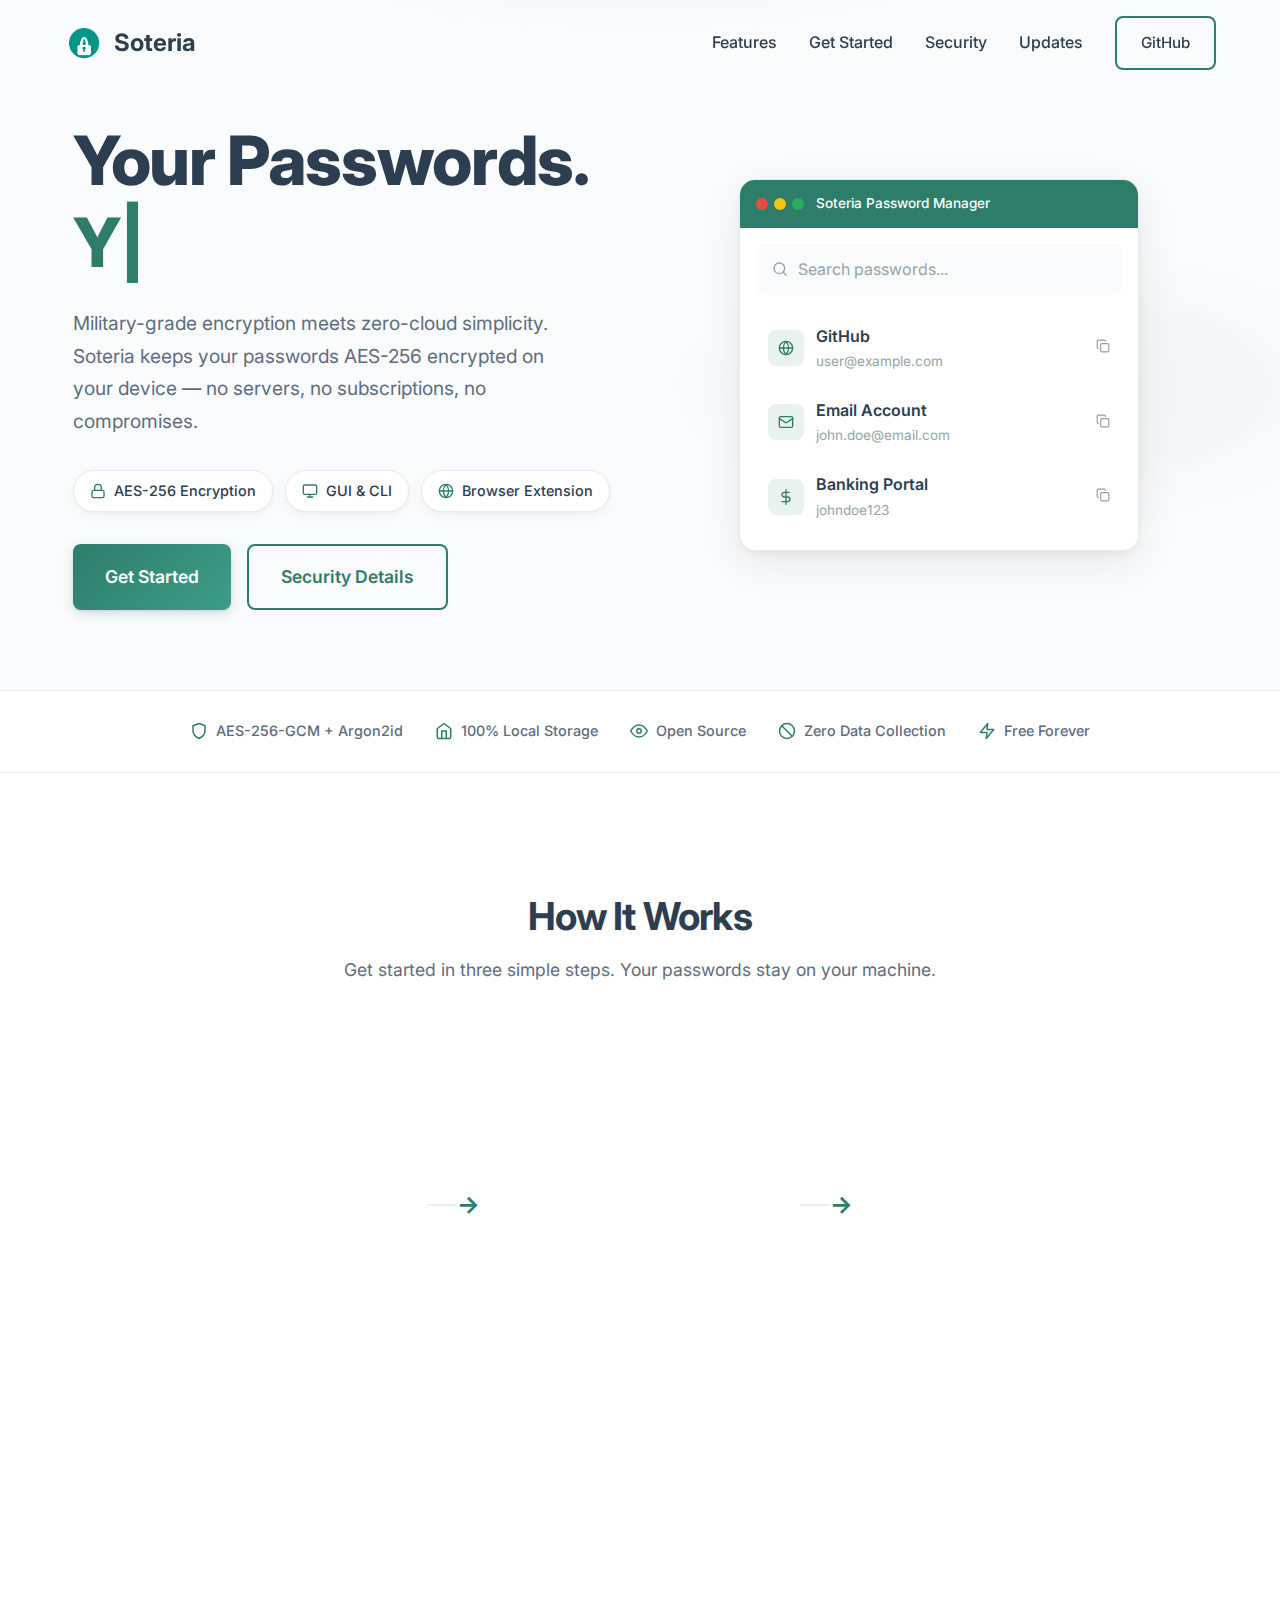
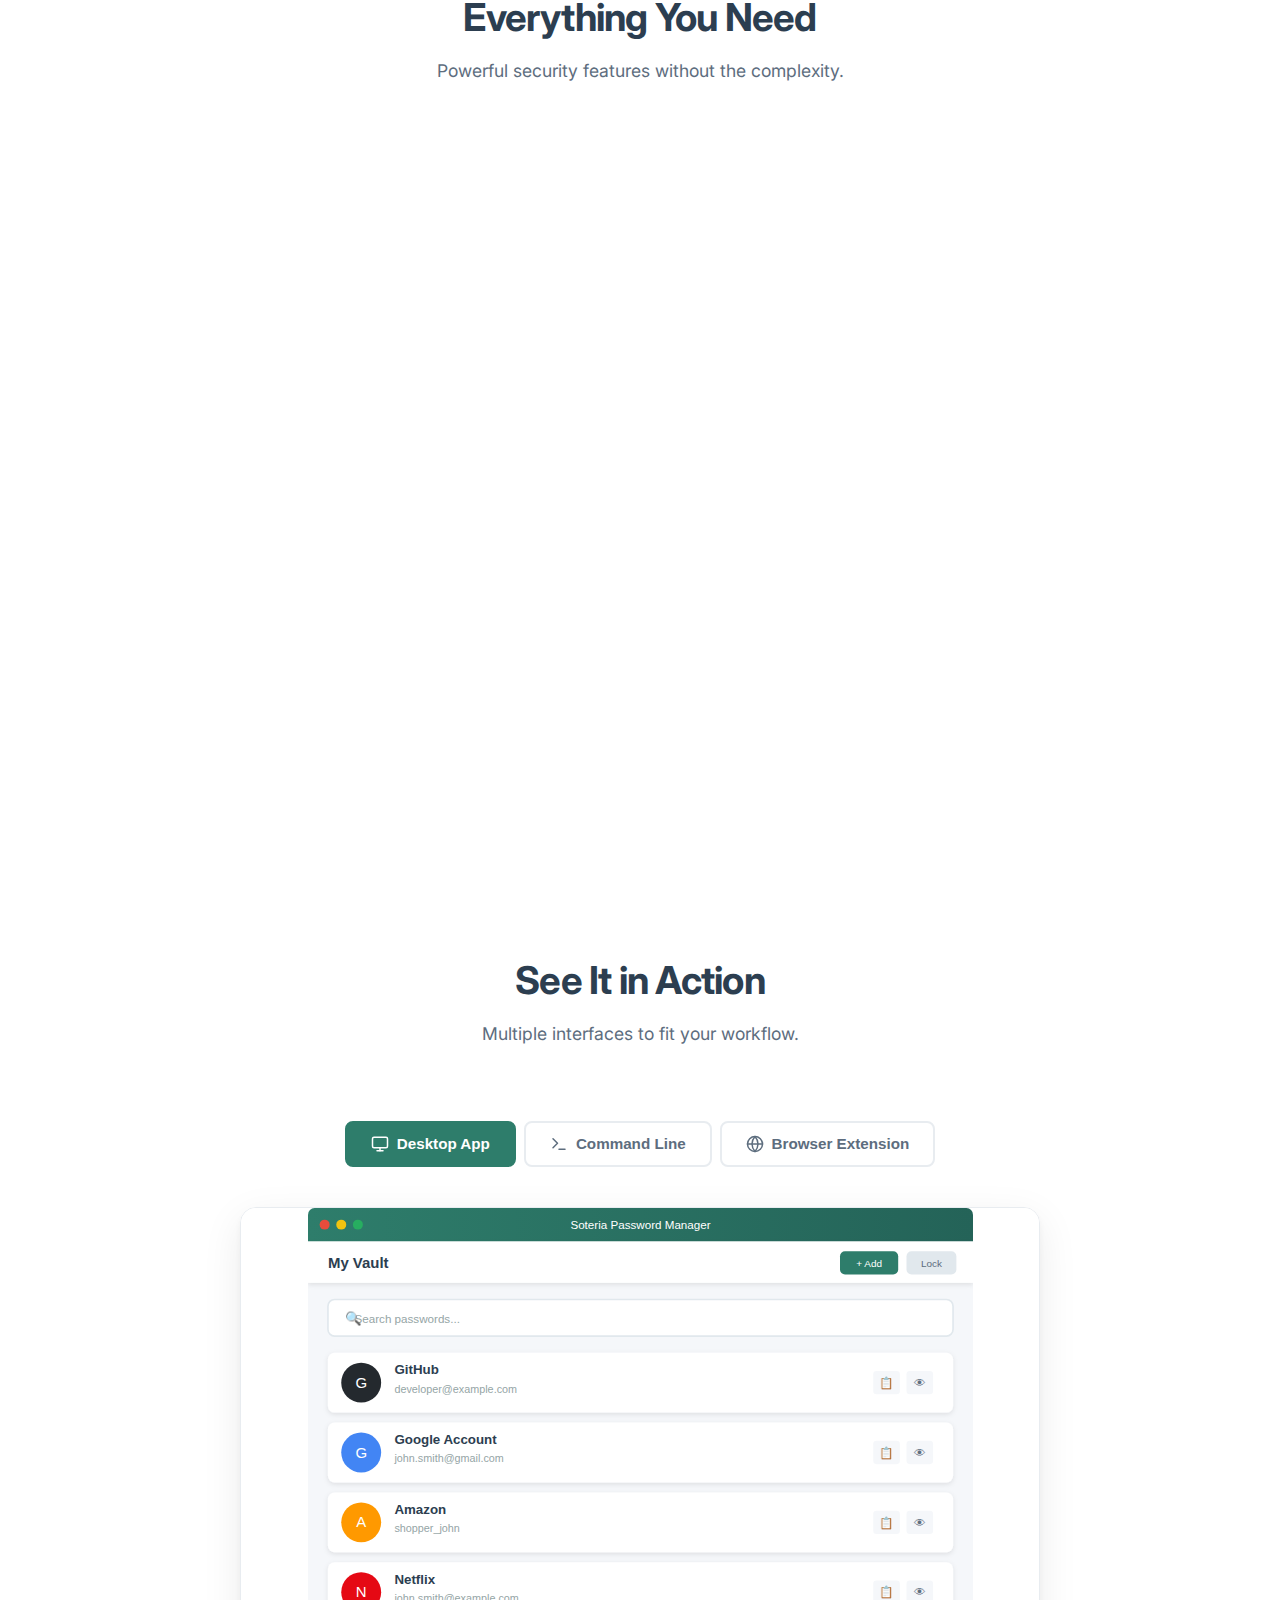
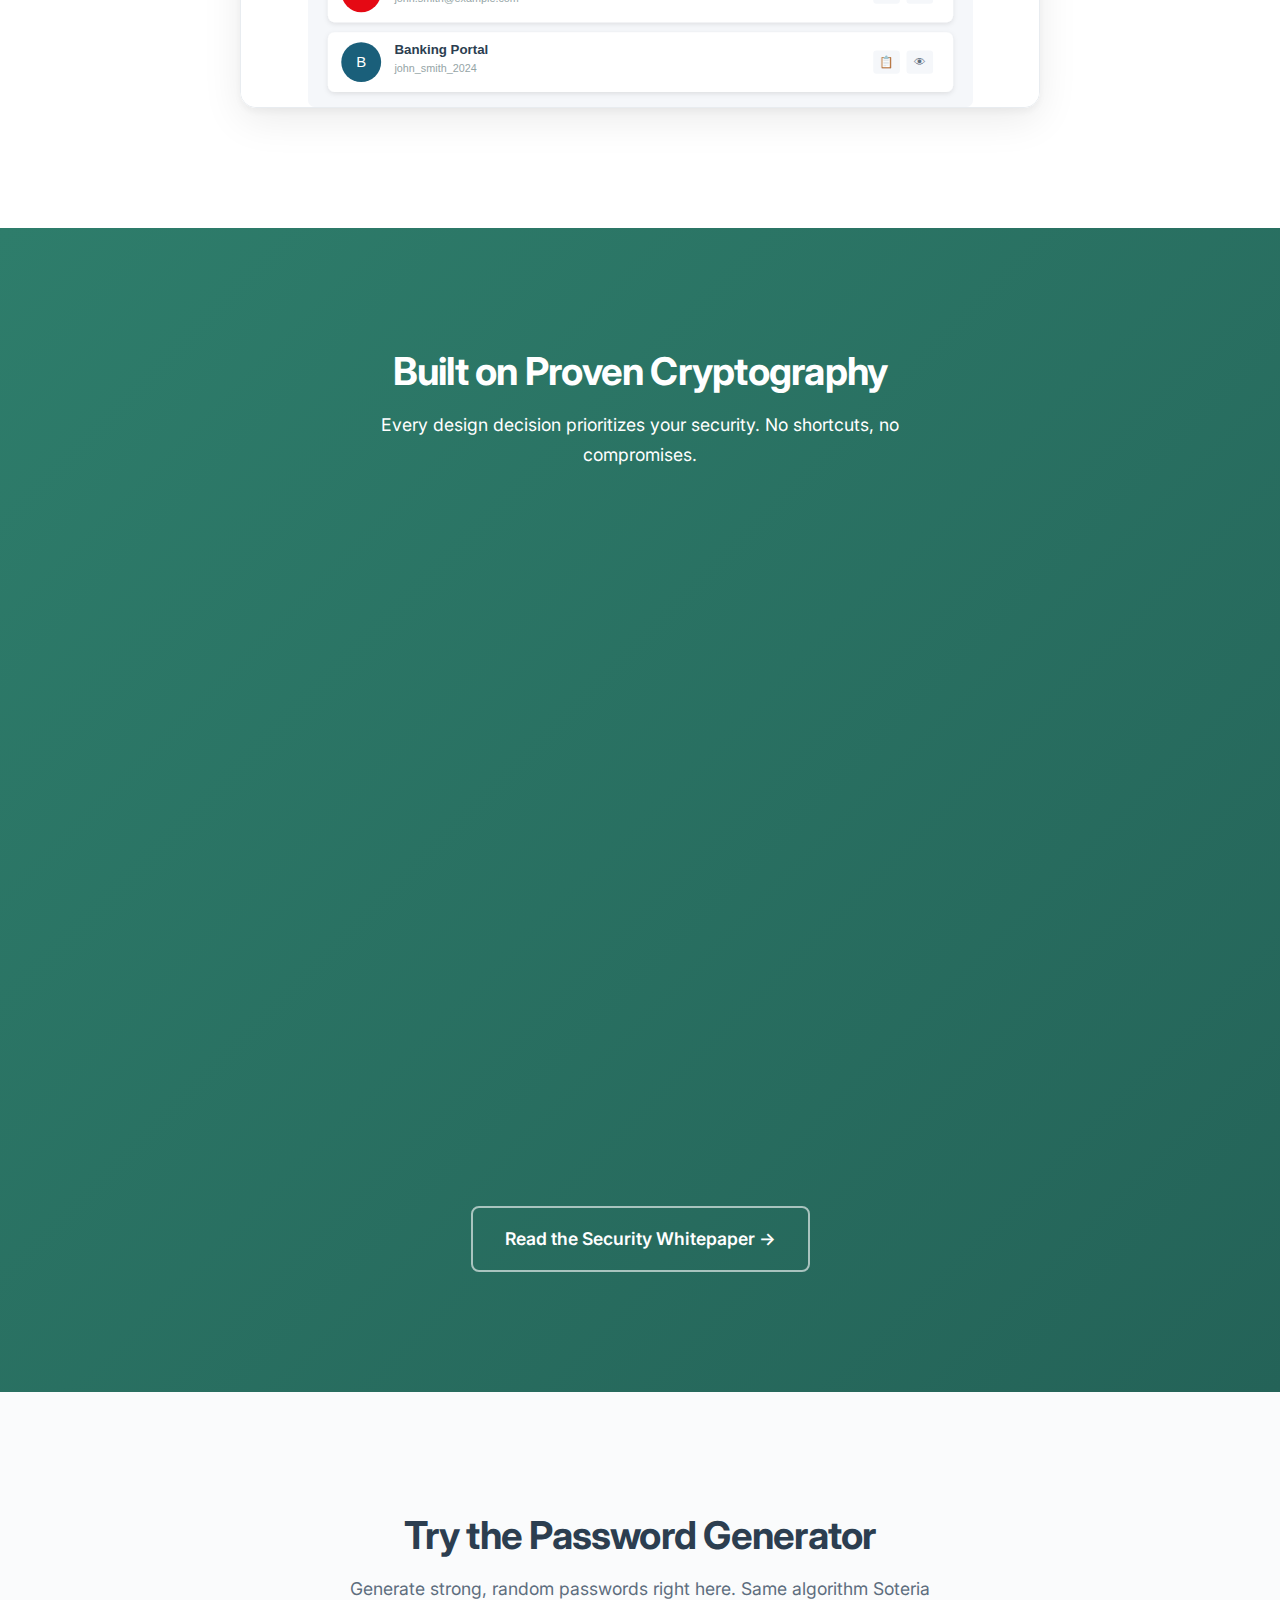
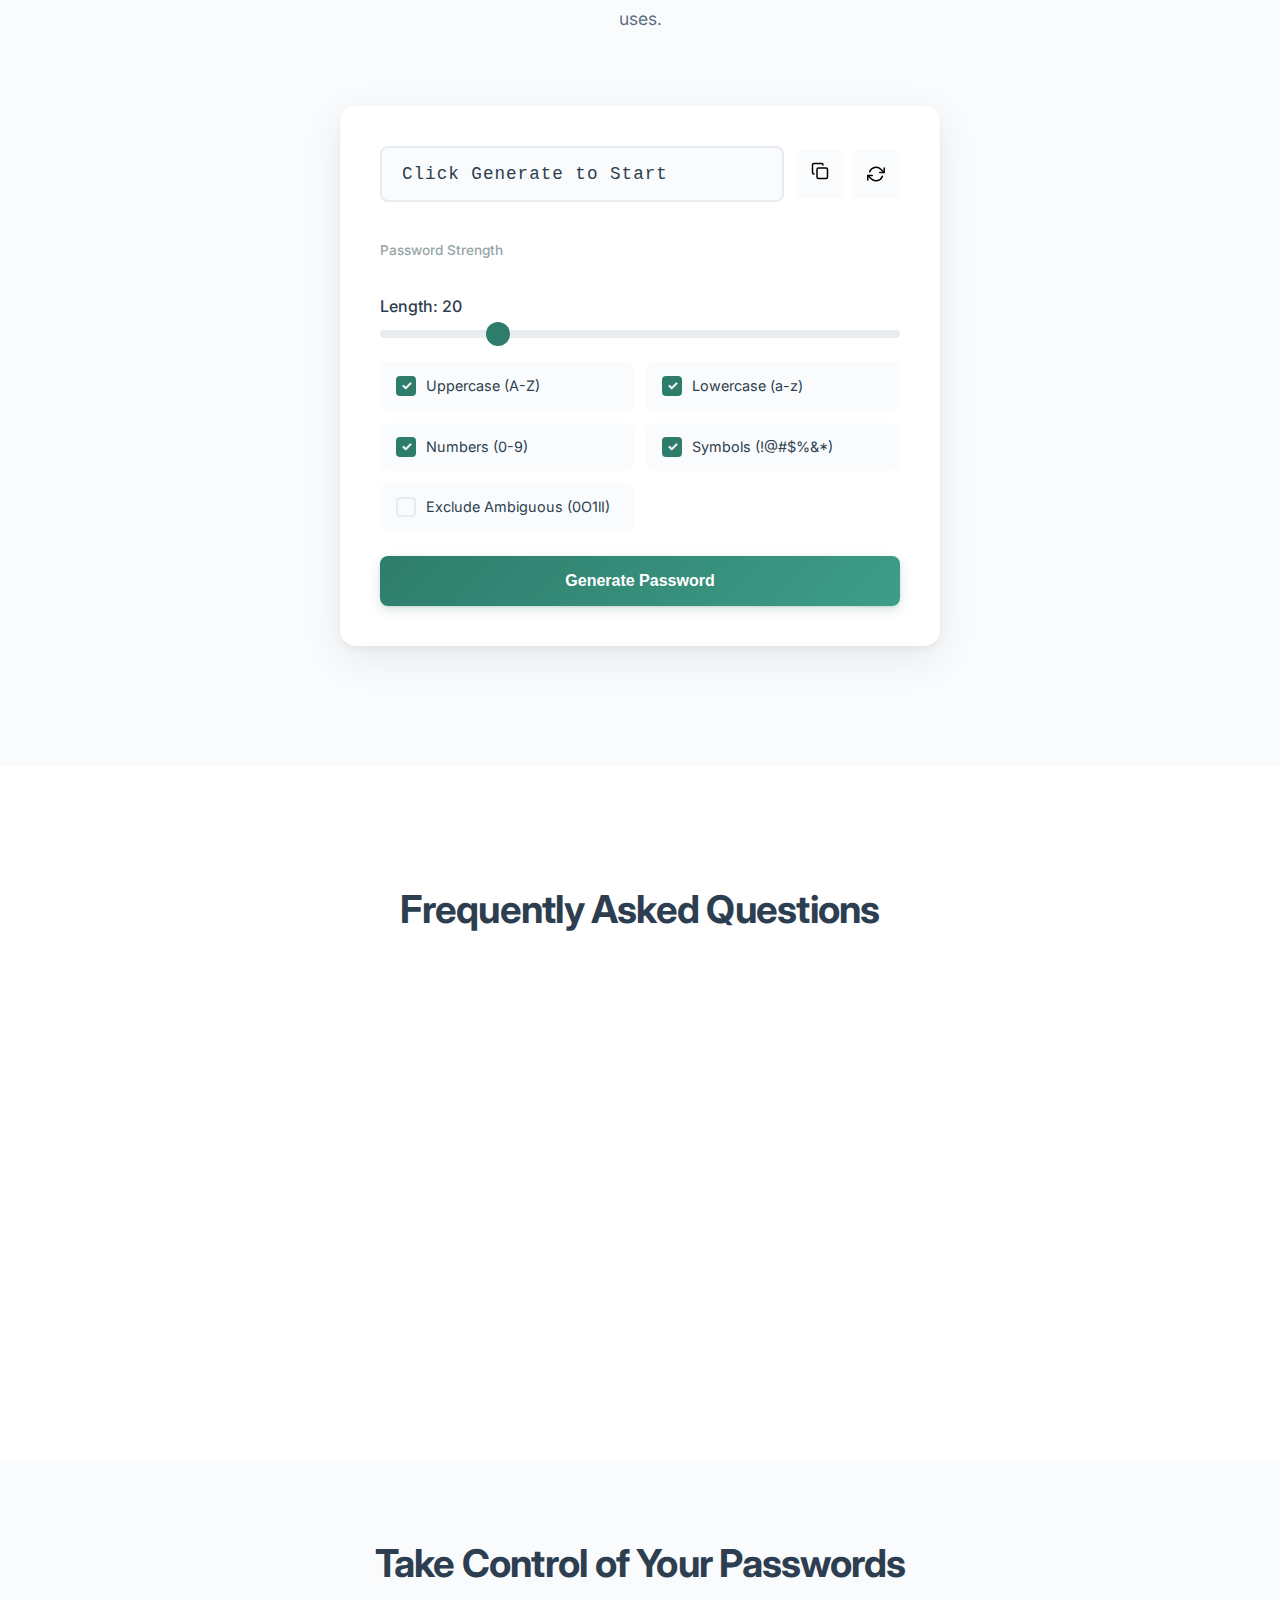
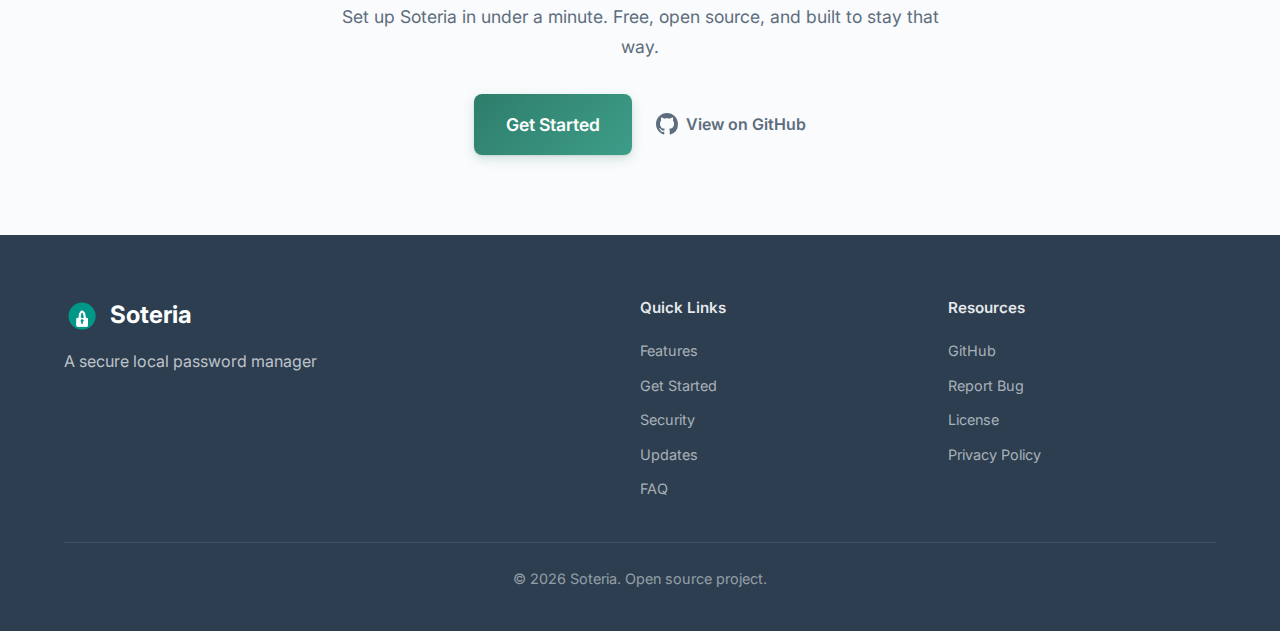
<file: index.html>
<!DOCTYPE html>
<html lang="en">
<head>
    <meta charset="UTF-8">
    <meta name="viewport" content="width=device-width, initial-scale=1.0">
    <meta name="description" content="Soteria - A secure local-first password manager that keeps your credentials safe on your own machine.">
    <meta name="keywords" content="password manager, security, encryption, local, privacy">
    <title>Soteria - Secure Local Password Manager</title>
    <link rel="stylesheet" href="style.css">
    <link rel="icon" type="image/png" href="assets/soteria.png">
    <!-- Open Graph -->
    <meta property="og:title" content="Soteria - Secure Local Password Manager">
    <meta property="og:description" content="A secure local-first password manager that keeps your credentials safe on your own machine.">
    <meta property="og:image" content="assets/soteria.png">
    <meta property="og:url" content="https://nikokiru.github.io/soteria/">
    <meta property="og:type" content="website">
    <!-- Twitter Card -->
    <meta name="twitter:card" content="summary">
    <meta name="twitter:title" content="Soteria - Secure Local Password Manager">
    <meta name="twitter:description" content="A secure local-first password manager that keeps your credentials safe on your own machine.">
    <meta name="twitter:image" content="assets/soteria.png">
    <!-- Google Fonts -->
    <link rel="preconnect" href="https://fonts.googleapis.com">
    <link rel="preconnect" href="https://fonts.gstatic.com" crossorigin>
    <link href="https://fonts.googleapis.com/css2?family=Inter:wght@300;400;500;600;700;800&display=swap" rel="stylesheet">
</head>
<body>
    <!-- Navigation -->
    <nav class="navbar">
        <div class="container nav-container">
            <a href="#" class="logo">
                <img src="assets/soteria.png" alt="Soteria Logo" class="logo-icon">
                <span>Soteria</span>
            </a>
            <ul class="nav-links">
                <li><a href="#features">Features</a></li>
                <li><a href="getting-started.html">Get Started</a></li>
                <li><a href="security.html">Security</a></li>
                <li><a href="updates.html">Updates</a></li>
                <li><a href="https://github.com/nikokiru/soteria" target="_blank" class="btn btn-outline">GitHub</a></li>
            </ul>
            <button class="mobile-menu-btn" aria-label="Toggle menu">
                <span></span>
                <span></span>
                <span></span>
            </button>
        </div>
    </nav>

    <!-- Hero Section -->
    <header class="hero">
        <div class="container hero-content">
            <div class="hero-text">
                <h1>Your Passwords.<br><span class="highlight typing-text" id="typing-text">Your Rules.</span></h1>
                <p class="hero-subtitle">Military-grade encryption meets zero-cloud simplicity. Soteria keeps your passwords AES-256 encrypted on your device &mdash; no servers, no subscriptions, no compromises.</p>
                <div class="hero-badges">
                    <span class="badge">
                        <svg width="16" height="16" viewBox="0 0 24 24" fill="none" stroke="currentColor" stroke-width="2" stroke-linecap="round" stroke-linejoin="round"><rect width="18" height="11" x="3" y="11" rx="2" ry="2"/><path d="M7 11V7a5 5 0 0 1 10 0v4"/></svg>
                        AES-256 Encryption
                    </span>
                    <span class="badge">
                        <svg width="16" height="16" viewBox="0 0 24 24" fill="none" stroke="currentColor" stroke-width="2" stroke-linecap="round" stroke-linejoin="round"><rect x="2" y="3" width="20" height="14" rx="2"/><line x1="8" y1="21" x2="16" y2="21"/><line x1="12" y1="17" x2="12" y2="21"/></svg>
                        GUI & CLI
                    </span>
                    <span class="badge">
                        <svg width="16" height="16" viewBox="0 0 24 24" fill="none" stroke="currentColor" stroke-width="2" stroke-linecap="round" stroke-linejoin="round"><circle cx="12" cy="12" r="10"/><line x1="2" y1="12" x2="22" y2="12"/><path d="M12 2a15.3 15.3 0 0 1 4 10 15.3 15.3 0 0 1-4 10 15.3 15.3 0 0 1-4-10 15.3 15.3 0 0 1 4-10z"/></svg>
                        Browser Extension
                    </span>
                </div>
                <div class="hero-cta">
                    <a href="getting-started.html" class="btn btn-primary btn-large">Get Started</a>
                    <a href="security.html" class="btn btn-outline btn-large">Security Details</a>
                </div>
            </div>
            <div class="hero-visual">
                <div class="app-mockup">
                    <div class="mockup-header">
                        <div class="mockup-dots">
                            <span></span><span></span><span></span>
                        </div>
                        <span class="mockup-title">Soteria Password Manager</span>
                    </div>
                    <div class="mockup-body">
                        <div class="mockup-search">
                            <svg width="16" height="16" viewBox="0 0 24 24" fill="none" stroke="currentColor" stroke-width="2" stroke-linecap="round" stroke-linejoin="round"><circle cx="11" cy="11" r="8"/><line x1="21" y1="21" x2="16.65" y2="16.65"/></svg>
                            <span>Search passwords...</span>
                        </div>
                        <div class="mockup-entry">
                            <span class="entry-icon">
                                <svg width="16" height="16" viewBox="0 0 24 24" fill="none" stroke="currentColor" stroke-width="2" stroke-linecap="round" stroke-linejoin="round"><circle cx="12" cy="12" r="10"/><line x1="2" y1="12" x2="22" y2="12"/><path d="M12 2a15.3 15.3 0 0 1 4 10 15.3 15.3 0 0 1-4 10 15.3 15.3 0 0 1-4-10 15.3 15.3 0 0 1 4-10z"/></svg>
                            </span>
                            <div class="entry-info">
                                <span class="entry-name">GitHub</span>
                                <span class="entry-user">user@example.com</span>
                            </div>
                            <span class="entry-copy">
                                <svg width="14" height="14" viewBox="0 0 24 24" fill="none" stroke="currentColor" stroke-width="2" stroke-linecap="round" stroke-linejoin="round"><rect width="14" height="14" x="8" y="8" rx="2"/><path d="M4 16c-1.1 0-2-.9-2-2V4c0-1.1.9-2 2-2h10c1.1 0 2 .9 2 2"/></svg>
                            </span>
                        </div>
                        <div class="mockup-entry">
                            <span class="entry-icon">
                                <svg width="16" height="16" viewBox="0 0 24 24" fill="none" stroke="currentColor" stroke-width="2" stroke-linecap="round" stroke-linejoin="round"><rect width="20" height="16" x="2" y="4" rx="2"/><path d="m22 7-8.97 5.7a1.94 1.94 0 0 1-2.06 0L2 7"/></svg>
                            </span>
                            <div class="entry-info">
                                <span class="entry-name">Email Account</span>
                                <span class="entry-user">john.doe@email.com</span>
                            </div>
                            <span class="entry-copy">
                                <svg width="14" height="14" viewBox="0 0 24 24" fill="none" stroke="currentColor" stroke-width="2" stroke-linecap="round" stroke-linejoin="round"><rect width="14" height="14" x="8" y="8" rx="2"/><path d="M4 16c-1.1 0-2-.9-2-2V4c0-1.1.9-2 2-2h10c1.1 0 2 .9 2 2"/></svg>
                            </span>
                        </div>
                        <div class="mockup-entry">
                            <span class="entry-icon">
                                <svg width="16" height="16" viewBox="0 0 24 24" fill="none" stroke="currentColor" stroke-width="2" stroke-linecap="round" stroke-linejoin="round"><line x1="12" y1="1" x2="12" y2="23"/><path d="M17 5H9.5a3.5 3.5 0 0 0 0 7h5a3.5 3.5 0 0 1 0 7H6"/></svg>
                            </span>
                            <div class="entry-info">
                                <span class="entry-name">Banking Portal</span>
                                <span class="entry-user">johndoe123</span>
                            </div>
                            <span class="entry-copy">
                                <svg width="14" height="14" viewBox="0 0 24 24" fill="none" stroke="currentColor" stroke-width="2" stroke-linecap="round" stroke-linejoin="round"><rect width="14" height="14" x="8" y="8" rx="2"/><path d="M4 16c-1.1 0-2-.9-2-2V4c0-1.1.9-2 2-2h10c1.1 0 2 .9 2 2"/></svg>
                            </span>
                        </div>
                    </div>
                </div>
            </div>
        </div>
        <!-- Trust Strip -->
        <div class="trust-strip">
            <div class="container">
                <div class="trust-items">
                    <div class="trust-item">
                        <svg width="18" height="18" viewBox="0 0 24 24" fill="none" stroke="currentColor" stroke-width="2" stroke-linecap="round" stroke-linejoin="round"><path d="M12 22s8-4 8-10V5l-8-3-8 3v7c0 6 8 10 8 10z"/></svg>
                        <span>AES-256-GCM + Argon2id</span>
                    </div>
                    <div class="trust-item">
                        <svg width="18" height="18" viewBox="0 0 24 24" fill="none" stroke="currentColor" stroke-width="2" stroke-linecap="round" stroke-linejoin="round"><path d="m3 9 9-7 9 7v11a2 2 0 0 1-2 2H5a2 2 0 0 1-2-2z"/><polyline points="9 22 9 12 15 12 15 22"/></svg>
                        <span>100% Local Storage</span>
                    </div>
                    <div class="trust-item">
                        <svg width="18" height="18" viewBox="0 0 24 24" fill="none" stroke="currentColor" stroke-width="2" stroke-linecap="round" stroke-linejoin="round"><path d="M1 12s4-8 11-8 11 8 11 8-4 8-11 8-11-8-11-8z"/><circle cx="12" cy="12" r="3"/></svg>
                        <span>Open Source</span>
                    </div>
                    <div class="trust-item">
                        <svg width="18" height="18" viewBox="0 0 24 24" fill="none" stroke="currentColor" stroke-width="2" stroke-linecap="round" stroke-linejoin="round"><circle cx="12" cy="12" r="10"/><line x1="4.93" y1="4.93" x2="19.07" y2="19.07"/></svg>
                        <span>Zero Data Collection</span>
                    </div>
                    <div class="trust-item">
                        <svg width="18" height="18" viewBox="0 0 24 24" fill="none" stroke="currentColor" stroke-width="2" stroke-linecap="round" stroke-linejoin="round"><polygon points="13 2 3 14 12 14 11 22 21 10 12 10 13 2"/></svg>
                        <span>Free Forever</span>
                    </div>
                </div>
            </div>
        </div>
    </header>

    <!-- How It Works Section -->
    <section id="how-it-works" class="how-it-works">
        <div class="container">
            <div class="section-header">
                <h2>How It Works</h2>
                <p>Get started in three simple steps. Your passwords stay on your machine.</p>
            </div>
            <div class="steps-container">
                <div class="step" data-step="1">
                    <div class="step-icon">
                        <svg width="28" height="28" viewBox="0 0 24 24" fill="none" stroke="currentColor" stroke-width="2" stroke-linecap="round" stroke-linejoin="round"><rect width="18" height="11" x="3" y="11" rx="2" ry="2"/><path d="M7 11V7a5 5 0 0 1 10 0v4"/></svg>
                    </div>
                    <div class="step-content">
                        <h3>Create Your Vault</h3>
                        <p>Choose a master password. Soteria encrypts your vault with AES-256-GCM &mdash; no other setup required.</p>
                    </div>
                </div>
                <div class="step-connector">
                    <div class="connector-line"></div>
                    <div class="connector-arrow">&rarr;</div>
                </div>
                <div class="step" data-step="2">
                    <div class="step-icon">
                        <svg width="28" height="28" viewBox="0 0 24 24" fill="none" stroke="currentColor" stroke-width="2" stroke-linecap="round" stroke-linejoin="round"><line x1="12" y1="5" x2="12" y2="19"/><line x1="5" y1="12" x2="19" y2="12"/></svg>
                    </div>
                    <div class="step-content">
                        <h3>Store Your Passwords</h3>
                        <p>Add credentials manually or generate strong passwords instantly. Organize by service with URLs and notes.</p>
                    </div>
                </div>
                <div class="step-connector">
                    <div class="connector-line"></div>
                    <div class="connector-arrow">&rarr;</div>
                </div>
                <div class="step" data-step="3">
                    <div class="step-icon">
                        <svg width="28" height="28" viewBox="0 0 24 24" fill="none" stroke="currentColor" stroke-width="2" stroke-linecap="round" stroke-linejoin="round"><path d="M22 11.08V12a10 10 0 1 1-5.93-9.14"/><polyline points="22 4 12 14.01 9 11.01"/></svg>
                    </div>
                    <div class="step-content">
                        <h3>Access Everywhere</h3>
                        <p>Use the desktop app, command line, or browser extension. Your vault stays local while you get seamless access.</p>
                    </div>
                </div>
            </div>
        </div>
    </section>

    <!-- Features Section -->
    <section id="features" class="features">
        <div class="container">
            <div class="section-header">
                <h2>Everything You Need</h2>
                <p>Powerful security features without the complexity.</p>
            </div>
            <div class="features-grid">
                <div class="feature-card">
                    <div class="feature-icon">
                        <svg width="28" height="28" viewBox="0 0 24 24" fill="none" stroke="currentColor" stroke-width="2" stroke-linecap="round" stroke-linejoin="round"><path d="M12 22s8-4 8-10V5l-8-3-8 3v7c0 6 8 10 8 10z"/></svg>
                    </div>
                    <h3>Local Encrypted Vault</h3>
                    <p>AES-256-GCM encrypted vault stored entirely on your machine &mdash; your data never touches a server.</p>
                </div>
                <div class="feature-card">
                    <div class="feature-icon">
                        <svg width="28" height="28" viewBox="0 0 24 24" fill="none" stroke="currentColor" stroke-width="2" stroke-linecap="round" stroke-linejoin="round"><rect x="2" y="3" width="20" height="14" rx="2"/><line x1="8" y1="21" x2="16" y2="21"/><line x1="12" y1="17" x2="12" y2="21"/></svg>
                    </div>
                    <h3>Desktop App & CLI</h3>
                    <p>Modern GUI for everyday use, powerful command line for automation and scripting.</p>
                </div>
                <div class="feature-card">
                    <div class="feature-icon">
                        <svg width="28" height="28" viewBox="0 0 24 24" fill="none" stroke="currentColor" stroke-width="2" stroke-linecap="round" stroke-linejoin="round"><circle cx="12" cy="12" r="10"/><line x1="2" y1="12" x2="22" y2="12"/><path d="M12 2a15.3 15.3 0 0 1 4 10 15.3 15.3 0 0 1-4 10 15.3 15.3 0 0 1-4-10 15.3 15.3 0 0 1 4-10z"/></svg>
                    </div>
                    <h3>Browser Extension</h3>
                    <p>One-click autofill for Chrome, Edge, and Brave with domain-matched credential suggestions.</p>
                </div>
                <div class="feature-card">
                    <div class="feature-icon">
                        <svg width="28" height="28" viewBox="0 0 24 24" fill="none" stroke="currentColor" stroke-width="2" stroke-linecap="round" stroke-linejoin="round"><circle cx="11" cy="11" r="8"/><line x1="21" y1="21" x2="16.65" y2="16.65"/></svg>
                    </div>
                    <h3>Instant Search</h3>
                    <p>Indexed lookups find credentials instantly across your entire vault.</p>
                </div>
                <div class="feature-card">
                    <div class="feature-icon">
                        <svg width="28" height="28" viewBox="0 0 24 24" fill="none" stroke="currentColor" stroke-width="2" stroke-linecap="round" stroke-linejoin="round"><rect width="14" height="14" x="8" y="8" rx="2"/><path d="M4 16c-1.1 0-2-.9-2-2V4c0-1.1.9-2 2-2h10c1.1 0 2 .9 2 2"/></svg>
                    </div>
                    <h3>Smart Clipboard</h3>
                    <p>Passwords auto-clear from clipboard after a configurable timeout, excluded from clipboard history.</p>
                </div>
                <div class="feature-card">
                    <div class="feature-icon">
                        <svg width="28" height="28" viewBox="0 0 24 24" fill="none" stroke="currentColor" stroke-width="2" stroke-linecap="round" stroke-linejoin="round"><path d="M21 16V8a2 2 0 0 0-1-1.73l-7-4a2 2 0 0 0-2 0l-7 4A2 2 0 0 0 3 8v8a2 2 0 0 0 1 1.73l7 4a2 2 0 0 0 2 0l7-4A2 2 0 0 0 21 16z"/><polyline points="7.5 4.21 12 6.81 16.5 4.21"/><polyline points="7.5 19.79 7.5 14.6 3 12"/><polyline points="21 12 16.5 14.6 16.5 19.79"/><polyline points="3.27 6.96 12 12.01 20.73 6.96"/><line x1="12" y1="22.08" x2="12" y2="12"/></svg>
                    </div>
                    <h3>Password Generator</h3>
                    <p>Cryptographically random passwords with configurable length, character sets, and ambiguity exclusion.</p>
                </div>
            </div>
        </div>
    </section>

    <!-- Product Showcase (Tabbed Screenshots) -->
    <section id="showcase" class="showcase">
        <div class="container">
            <div class="section-header">
                <h2>See It in Action</h2>
                <p>Multiple interfaces to fit your workflow.</p>
            </div>
            <div class="showcase-tabs">
                <button class="showcase-tab active" data-target="showcase-gui">
                    <svg width="18" height="18" viewBox="0 0 24 24" fill="none" stroke="currentColor" stroke-width="2" stroke-linecap="round" stroke-linejoin="round"><rect x="2" y="3" width="20" height="14" rx="2"/><line x1="8" y1="21" x2="16" y2="21"/><line x1="12" y1="17" x2="12" y2="21"/></svg>
                    Desktop App
                </button>
                <button class="showcase-tab" data-target="showcase-cli">
                    <svg width="18" height="18" viewBox="0 0 24 24" fill="none" stroke="currentColor" stroke-width="2" stroke-linecap="round" stroke-linejoin="round"><polyline points="4 17 10 11 4 5"/><line x1="12" y1="19" x2="20" y2="19"/></svg>
                    Command Line
                </button>
                <button class="showcase-tab" data-target="showcase-ext">
                    <svg width="18" height="18" viewBox="0 0 24 24" fill="none" stroke="currentColor" stroke-width="2" stroke-linecap="round" stroke-linejoin="round"><circle cx="12" cy="12" r="10"/><line x1="2" y1="12" x2="22" y2="12"/><path d="M12 2a15.3 15.3 0 0 1 4 10 15.3 15.3 0 0 1-4 10 15.3 15.3 0 0 1-4-10 15.3 15.3 0 0 1 4-10z"/></svg>
                    Browser Extension
                </button>
            </div>
            <div class="showcase-display">
                <div class="showcase-panel active" id="showcase-gui">
                    <div class="showcase-placeholder">
                        <div class="placeholder-content">
                            <svg width="48" height="48" viewBox="0 0 24 24" fill="none" stroke="currentColor" stroke-width="1.5" stroke-linecap="round" stroke-linejoin="round"><rect x="2" y="3" width="20" height="14" rx="2"/><line x1="8" y1="21" x2="16" y2="21"/><line x1="12" y1="17" x2="12" y2="21"/></svg>
                            <span class="placeholder-hint">Desktop Application</span>
                        </div>
                    </div>
                    <img src="assets/screenshot-gui.svg" alt="Soteria Desktop Application" class="showcase-img">
                </div>
                <div class="showcase-panel" id="showcase-cli">
                    <div class="showcase-placeholder">
                        <div class="placeholder-content">
                            <svg width="48" height="48" viewBox="0 0 24 24" fill="none" stroke="currentColor" stroke-width="1.5" stroke-linecap="round" stroke-linejoin="round"><polyline points="4 17 10 11 4 5"/><line x1="12" y1="19" x2="20" y2="19"/></svg>
                            <span class="placeholder-hint">Command Line Interface</span>
                        </div>
                    </div>
                    <img src="assets/screenshot-cli.svg" alt="Soteria CLI" class="showcase-img">
                </div>
                <div class="showcase-panel" id="showcase-ext">
                    <div class="showcase-placeholder">
                        <div class="placeholder-content">
                            <svg width="48" height="48" viewBox="0 0 24 24" fill="none" stroke="currentColor" stroke-width="1.5" stroke-linecap="round" stroke-linejoin="round"><circle cx="12" cy="12" r="10"/><line x1="2" y1="12" x2="22" y2="12"/><path d="M12 2a15.3 15.3 0 0 1 4 10 15.3 15.3 0 0 1-4 10 15.3 15.3 0 0 1-4-10 15.3 15.3 0 0 1 4-10z"/></svg>
                            <span class="placeholder-hint">Browser Extension</span>
                        </div>
                    </div>
                    <img src="assets/screenshot-extension.svg" alt="Soteria Browser Extension" class="showcase-img">
                </div>
            </div>
        </div>
    </section>

    <!-- Security + Why Local Section -->
    <section id="security" class="security">
        <div class="container">
            <div class="section-header">
                <h2>Built on Proven Cryptography</h2>
                <p>Every design decision prioritizes your security. No shortcuts, no compromises.</p>
            </div>
            <div class="security-highlights">
                <div class="security-item">
                    <div class="security-icon">
                        <svg width="32" height="32" viewBox="0 0 24 24" fill="none" stroke="currentColor" stroke-width="2" stroke-linecap="round" stroke-linejoin="round"><path d="M12 22s8-4 8-10V5l-8-3-8 3v7c0 6 8 10 8 10z"/></svg>
                    </div>
                    <div class="security-content">
                        <h3>AES-256-GCM + Argon2id</h3>
                        <p>Authenticated encryption with the winning password hashing algorithm from the Password Hashing Competition. 128 MB memory cost makes brute-force attacks economically infeasible.</p>
                    </div>
                </div>
                <div class="security-item">
                    <div class="security-icon">
                        <svg width="32" height="32" viewBox="0 0 24 24" fill="none" stroke="currentColor" stroke-width="2" stroke-linecap="round" stroke-linejoin="round"><path d="m3 9 9-7 9 7v11a2 2 0 0 1-2 2H5a2 2 0 0 1-2-2z"/><polyline points="9 22 9 12 15 12 15 22"/></svg>
                    </div>
                    <div class="security-content">
                        <h3>100% Local Architecture</h3>
                        <p>Your vault never leaves your machine. No servers means no server breaches, no data mining, no third-party trust required.</p>
                    </div>
                </div>
                <div class="security-item">
                    <div class="security-icon">
                        <svg width="32" height="32" viewBox="0 0 24 24" fill="none" stroke="currentColor" stroke-width="2" stroke-linecap="round" stroke-linejoin="round"><path d="M1 12s4-8 11-8 11 8 11 8-4 8-11 8-11-8-11-8z"/><circle cx="12" cy="12" r="3"/></svg>
                    </div>
                    <div class="security-content">
                        <h3>Fully Open Source</h3>
                        <p>Every line of cryptographic code is auditable. Verify the security claims yourself &mdash; no trust required.</p>
                    </div>
                </div>
            </div>

            <!-- Why Local Comparison -->
            <div class="comparison-cards">
                <div class="comparison-card comparison-card--competitor">
                    <h3 class="comparison-title">Cloud Managers</h3>
                    <ul class="comparison-list">
                        <li class="compare-neutral">
                            <svg width="16" height="16" viewBox="0 0 24 24" fill="none" stroke="currentColor" stroke-width="2.5"><line x1="18" y1="6" x2="6" y2="18"/><line x1="6" y1="6" x2="18" y2="18"/></svg>
                            Data stored on their servers
                        </li>
                        <li class="compare-neutral">
                            <svg width="16" height="16" viewBox="0 0 24 24" fill="none" stroke="currentColor" stroke-width="2.5"><line x1="18" y1="6" x2="6" y2="18"/><line x1="6" y1="6" x2="18" y2="18"/></svg>
                            $3&ndash;5/month subscription
                        </li>
                        <li class="compare-neutral">
                            <svg width="16" height="16" viewBox="0 0 24 24" fill="none" stroke="currentColor" stroke-width="2.5"><line x1="18" y1="6" x2="6" y2="18"/><line x1="6" y1="6" x2="18" y2="18"/></svg>
                            Requires internet for sync
                        </li>
                        <li class="compare-neutral">
                            <svg width="16" height="16" viewBox="0 0 24 24" fill="none" stroke="currentColor" stroke-width="2.5"><line x1="18" y1="6" x2="6" y2="18"/><line x1="6" y1="6" x2="18" y2="18"/></svg>
                            Vulnerable to server breaches
                        </li>
                        <li class="compare-neutral">
                            <svg width="16" height="16" viewBox="0 0 24 24" fill="none" stroke="currentColor" stroke-width="2.5"><line x1="18" y1="6" x2="6" y2="18"/><line x1="6" y1="6" x2="18" y2="18"/></svg>
                            Must trust a third party
                        </li>
                    </ul>
                </div>
                <div class="comparison-card comparison-card--soteria">
                    <h3 class="comparison-title">Soteria</h3>
                    <ul class="comparison-list">
                        <li class="compare-good">
                            <svg width="16" height="16" viewBox="0 0 24 24" fill="none" stroke="currentColor" stroke-width="2.5"><polyline points="20 6 9 17 4 12"/></svg>
                            Data stays on your machine
                        </li>
                        <li class="compare-good">
                            <svg width="16" height="16" viewBox="0 0 24 24" fill="none" stroke="currentColor" stroke-width="2.5"><polyline points="20 6 9 17 4 12"/></svg>
                            Free forever, open source
                        </li>
                        <li class="compare-good">
                            <svg width="16" height="16" viewBox="0 0 24 24" fill="none" stroke="currentColor" stroke-width="2.5"><polyline points="20 6 9 17 4 12"/></svg>
                            Works completely offline
                        </li>
                        <li class="compare-good">
                            <svg width="16" height="16" viewBox="0 0 24 24" fill="none" stroke="currentColor" stroke-width="2.5"><polyline points="20 6 9 17 4 12"/></svg>
                            No servers to breach
                        </li>
                        <li class="compare-good">
                            <svg width="16" height="16" viewBox="0 0 24 24" fill="none" stroke="currentColor" stroke-width="2.5"><polyline points="20 6 9 17 4 12"/></svg>
                            Fully auditable code
                        </li>
                    </ul>
                </div>
            </div>

            <div class="security-cta">
                <a href="security.html" class="btn btn-outline btn-large security-whitepaper-btn">Read the Security Whitepaper &rarr;</a>
            </div>
        </div>
    </section>

    <!-- Interactive Password Generator Demo -->
    <section id="demo" class="demo">
        <div class="container">
            <div class="section-header">
                <h2>Try the Password Generator</h2>
                <p>Generate strong, random passwords right here. Same algorithm Soteria uses.</p>
            </div>
            <div class="demo-container">
                <div class="generator-box">
                    <div class="generated-password-display">
                        <input type="text" id="generated-password" readonly value="Click Generate to Start">
                        <div class="password-actions">
                            <button class="btn-icon" id="copy-password" title="Copy to clipboard">
                                <span class="copy-icon">
                                    <svg width="18" height="18" viewBox="0 0 24 24" fill="none" stroke="currentColor" stroke-width="2" stroke-linecap="round" stroke-linejoin="round"><rect width="14" height="14" x="8" y="8" rx="2"/><path d="M4 16c-1.1 0-2-.9-2-2V4c0-1.1.9-2 2-2h10c1.1 0 2 .9 2 2"/></svg>
                                </span>
                                <span class="copy-feedback">Copied!</span>
                            </button>
                            <button class="btn-icon" id="regenerate-password" title="Generate new password">
                                <svg width="18" height="18" viewBox="0 0 24 24" fill="none" stroke="currentColor" stroke-width="2" stroke-linecap="round" stroke-linejoin="round"><polyline points="23 4 23 10 17 10"/><polyline points="1 20 1 14 7 14"/><path d="M3.51 9a9 9 0 0 1 14.85-3.36L23 10M1 14l4.64 4.36A9 9 0 0 0 20.49 15"/></svg>
                            </button>
                        </div>
                    </div>
                    <div class="strength-indicator">
                        <div class="strength-bar" id="strength-bar"></div>
                        <span class="strength-label" id="strength-label">Password Strength</span>
                    </div>
                    <div class="generator-controls">
                        <div class="control-group">
                            <label for="password-length">Length: <span id="length-value">20</span></label>
                            <input type="range" id="password-length" min="8" max="64" value="20">
                        </div>
                        <div class="checkbox-grid">
                            <label class="checkbox-label">
                                <input type="checkbox" id="include-uppercase" checked>
                                <span class="checkmark"></span>
                                Uppercase (A-Z)
                            </label>
                            <label class="checkbox-label">
                                <input type="checkbox" id="include-lowercase" checked>
                                <span class="checkmark"></span>
                                Lowercase (a-z)
                            </label>
                            <label class="checkbox-label">
                                <input type="checkbox" id="include-numbers" checked>
                                <span class="checkmark"></span>
                                Numbers (0-9)
                            </label>
                            <label class="checkbox-label">
                                <input type="checkbox" id="include-symbols" checked>
                                <span class="checkmark"></span>
                                Symbols (!@#$%&*)
                            </label>
                            <label class="checkbox-label">
                                <input type="checkbox" id="exclude-ambiguous">
                                <span class="checkmark"></span>
                                Exclude Ambiguous (0O1lI)
                            </label>
                        </div>
                        <button class="btn btn-primary btn-generate" id="generate-btn">Generate Password</button>
                    </div>
                </div>
            </div>
        </div>
    </section>

    <!-- FAQ Section -->
    <section id="faq" class="faq">
        <div class="container">
            <div class="section-header">
                <h2>Frequently Asked Questions</h2>
            </div>
            <div class="faq-list">
                <div class="faq-item">
                    <button class="faq-question">
                        <span>How secure is my data?</span>
                        <span class="faq-icon">+</span>
                    </button>
                    <div class="faq-answer">
                        <p>Your data is protected by <strong>AES-256-GCM encryption</strong>, the same standard used by governments and banks. Your master password is processed through <strong>Argon2id</strong>, the winner of the Password Hashing Competition, using 128MB of memory to resist brute-force attacks. The encrypted vault file is unreadable without your master password &mdash; even to Soteria.</p>
                    </div>
                </div>
                <div class="faq-item">
                    <button class="faq-question">
                        <span>What if I forget my master password?</span>
                        <span class="faq-icon">+</span>
                    </button>
                    <div class="faq-answer">
                        <p>There is <strong>no recovery option</strong> &mdash; this is intentional. Without your master password, your vault cannot be decrypted by anyone, including us. This is the cornerstone of Soteria's security model: true encryption means true privacy. We recommend storing your master password in a secure physical location as a backup.</p>
                    </div>
                </div>
                <div class="faq-item">
                    <button class="faq-question">
                        <span>Can I sync across devices?</span>
                        <span class="faq-icon">+</span>
                    </button>
                    <div class="faq-answer">
                        <p>Soteria doesn't include cloud sync by design. However, you can manually transfer your vault file (<code>~/.soteria/vault.json</code>) to other devices using USB, encrypted email, or your own secure file sync solution. The vault is fully encrypted, so it's safe to move around.</p>
                    </div>
                </div>
                <div class="faq-item">
                    <button class="faq-question">
                        <span>Is Soteria really free?</span>
                        <span class="faq-icon">+</span>
                    </button>
                    <div class="faq-answer">
                        <p><strong>Yes, completely free.</strong> Soteria is a personal project released as open source. There are no premium tiers, no subscriptions, no hidden costs. The source code is available on GitHub for anyone to inspect, modify, or contribute to.</p>
                    </div>
                </div>
            </div>
        </div>
    </section>

    <!-- CTA Section -->
    <section class="cta">
        <div class="container">
            <div class="cta-content">
                <h2>Take Control of Your Passwords</h2>
                <p>Set up Soteria in under a minute. Free, open source, and built to stay that way.</p>
                <div class="cta-buttons">
                    <a href="getting-started.html" class="btn btn-primary btn-large">Get Started</a>
                    <a href="https://github.com/nikokiru/soteria" target="_blank" class="cta-github-link">
                        <svg class="github-icon" viewBox="0 0 24 24" fill="currentColor" width="20" height="20">
                            <path d="M12 0C5.37 0 0 5.37 0 12c0 5.31 3.435 9.795 8.205 11.385.6.105.825-.255.825-.57 0-.285-.015-1.23-.015-2.235-3.015.555-3.795-.735-4.035-1.41-.135-.345-.72-1.41-1.23-1.695-.42-.225-1.02-.78-.015-.795.945-.015 1.62.87 1.845 1.23 1.08 1.815 2.805 1.305 3.495.99.105-.78.42-1.305.765-1.605-2.67-.3-5.46-1.335-5.46-5.925 0-1.305.465-2.385 1.23-3.225-.12-.3-.54-1.53.12-3.18 0 0 1.005-.315 3.3 1.23.96-.27 1.98-.405 3-.405s2.04.135 3 .405c2.295-1.56 3.3-1.23 3.3-1.23.66 1.65.24 2.88.12 3.18.765.84 1.23 1.905 1.23 3.225 0 4.605-2.805 5.625-5.475 5.925.435.375.81 1.095.81 2.22 0 1.605-.015 2.895-.015 3.3 0 .315.225.69.825.57A12.02 12.02 0 0024 12c0-6.63-5.37-12-12-12z"/>
                        </svg>
                        View on GitHub
                    </a>
                </div>
            </div>
        </div>
    </section>

    <!-- Footer -->
    <footer class="footer">
        <div class="container">
            <div class="footer-grid">
                <div class="footer-brand-section">
                    <div class="footer-brand">
                        <img src="assets/soteria.png" alt="Soteria" class="footer-logo">
                        <span>Soteria</span>
                    </div>
                    <p class="footer-tagline">A secure local password manager</p>
                </div>
                <div class="footer-links">
                    <h4>Quick Links</h4>
                    <a href="#features">Features</a>
                    <a href="getting-started.html">Get Started</a>
                    <a href="security.html">Security</a>
                    <a href="updates.html">Updates</a>
                    <a href="#faq">FAQ</a>
                </div>
                <div class="footer-links">
                    <h4>Resources</h4>
                    <a href="https://github.com/nikokiru/soteria" target="_blank">GitHub</a>
                    <a href="https://github.com/nikokiru/soteria/issues" target="_blank">Report Bug</a>
                    <a href="https://github.com/nikokiru/soteria/blob/main/LICENSE" target="_blank">License</a>
                    <a href="privacy.html">Privacy Policy</a>
                </div>
            </div>
            <div class="footer-bottom">
                <p class="footer-copyright">&copy; 2026 Soteria. Open source project.</p>
            </div>
        </div>
    </footer>

    <!-- Back to Top Button -->
    <button id="backToTop" class="back-to-top" aria-label="Back to top">&uarr;</button>

    <script>
        // Mobile menu toggle
        const mobileMenuBtn = document.querySelector('.mobile-menu-btn');
        const navLinks = document.querySelector('.nav-links');

        mobileMenuBtn.addEventListener('click', () => {
            navLinks.classList.toggle('active');
            mobileMenuBtn.classList.toggle('active');
        });

        // Smooth scroll for anchor links
        document.querySelectorAll('a[href^="#"]').forEach(anchor => {
            anchor.addEventListener('click', function (e) {
                e.preventDefault();
                const target = document.querySelector(this.getAttribute('href'));
                if (target) {
                    target.scrollIntoView({ behavior: 'smooth', block: 'start' });
                    navLinks.classList.remove('active');
                    mobileMenuBtn.classList.remove('active');
                }
            });
        });

        // Navbar background on scroll + back-to-top visibility
        const navbar = document.querySelector('.navbar');
        const backToTopBtn = document.getElementById('backToTop');
        window.addEventListener('scroll', () => {
            if (window.scrollY > 50) {
                navbar.classList.add('scrolled');
            } else {
                navbar.classList.remove('scrolled');
            }
            if (backToTopBtn) {
                backToTopBtn.classList.toggle('visible', window.scrollY > 500);
            }
        });

        // Back to top click
        if (backToTopBtn) {
            backToTopBtn.addEventListener('click', () => {
                window.scrollTo({ top: 0, behavior: 'smooth' });
            });
        }

        // Animate elements on scroll
        const observerOptions = {
            threshold: 0.1,
            rootMargin: '0px 0px -50px 0px'
        };

        const observer = new IntersectionObserver((entries) => {
            entries.forEach(entry => {
                if (entry.isIntersecting) {
                    entry.target.classList.add('animate-in');
                }
            });
        }, observerOptions);

        document.querySelectorAll('.feature-card, .security-item, .step, .faq-item, .comparison-card, .showcase-tab').forEach(el => {
            observer.observe(el);
        });

        // ============================================
        // Interactive Mockup Entries
        // ============================================
        document.querySelectorAll('.mockup-entry').forEach((entry, index) => {
            entry.style.animationDelay = `${0.5 + index * 0.1}s`;
            entry.addEventListener('click', () => {
                entry.classList.add('copied');
                const copyIcon = entry.querySelector('.entry-copy');
                if (copyIcon) {
                    const origHTML = copyIcon.innerHTML;
                    copyIcon.innerHTML = '<svg width="14" height="14" viewBox="0 0 24 24" fill="none" stroke="currentColor" stroke-width="2.5"><polyline points="20 6 9 17 4 12"/></svg>';
                    setTimeout(() => {
                        copyIcon.innerHTML = origHTML;
                        entry.classList.remove('copied');
                    }, 1500);
                }
            });
        });

        // Hero badges stagger animation
        document.querySelectorAll('.hero-badges .badge').forEach((badge, index) => {
            badge.style.animationDelay = `${0.8 + index * 0.15}s`;
        });

        // ============================================
        // Typing Animation for Hero
        // ============================================
        const typingPhrases = [
            'Your Rules.',
            'Your Device.',
            'Your Privacy.'
        ];
        let phraseIndex = 0;
        let charIndex = 0;
        let isDeleting = false;
        const typingElement = document.getElementById('typing-text');
        const typingSpeed = 80;
        const deletingSpeed = 50;
        const pauseTime = 2000;

        function typeText() {
            const currentPhrase = typingPhrases[phraseIndex];

            if (isDeleting) {
                typingElement.textContent = currentPhrase.substring(0, charIndex - 1);
                charIndex--;
            } else {
                typingElement.textContent = currentPhrase.substring(0, charIndex + 1);
                charIndex++;
            }

            let timeout = isDeleting ? deletingSpeed : typingSpeed;

            if (!isDeleting && charIndex === currentPhrase.length) {
                timeout = pauseTime;
                isDeleting = true;
            } else if (isDeleting && charIndex === 0) {
                isDeleting = false;
                phraseIndex = (phraseIndex + 1) % typingPhrases.length;
                timeout = 500;
            }

            setTimeout(typeText, timeout);
        }

        // Start typing animation
        setTimeout(typeText, 1000);

        // ============================================
        // Showcase Tabs
        // ============================================
        document.querySelectorAll('.showcase-tab').forEach(tab => {
            tab.addEventListener('click', () => {
                document.querySelectorAll('.showcase-tab').forEach(t => t.classList.remove('active'));
                document.querySelectorAll('.showcase-panel').forEach(p => p.classList.remove('active'));
                tab.classList.add('active');
                document.getElementById(tab.dataset.target).classList.add('active');
            });
        });

        // Showcase image loading
        document.querySelectorAll('.showcase-img').forEach(img => {
            img.addEventListener('load', function() {
                this.style.display = 'block';
                const placeholder = this.previousElementSibling;
                if (placeholder && placeholder.classList.contains('showcase-placeholder')) {
                    placeholder.style.display = 'none';
                }
            });
            if (img.complete) {
                img.dispatchEvent(new Event('load'));
            }
        });

        // ============================================
        // Password Generator
        // ============================================
        const uppercaseChars = 'ABCDEFGHIJKLMNOPQRSTUVWXYZ';
        const lowercaseChars = 'abcdefghijklmnopqrstuvwxyz';
        const numberChars = '0123456789';
        const symbolChars = '!@#$%&*()_+-=[]{}|;:,.<>?';
        const ambiguousChars = '0O1lI|\'"`';

        const passwordInput = document.getElementById('generated-password');
        const lengthSlider = document.getElementById('password-length');
        const lengthValue = document.getElementById('length-value');
        const generateBtn = document.getElementById('generate-btn');
        const copyBtn = document.getElementById('copy-password');
        const regenerateBtn = document.getElementById('regenerate-password');
        const strengthBar = document.getElementById('strength-bar');
        const strengthLabel = document.getElementById('strength-label');

        const includeUppercase = document.getElementById('include-uppercase');
        const includeLowercase = document.getElementById('include-lowercase');
        const includeNumbers = document.getElementById('include-numbers');
        const includeSymbols = document.getElementById('include-symbols');
        const excludeAmbiguous = document.getElementById('exclude-ambiguous');

        lengthSlider.addEventListener('input', () => {
            lengthValue.textContent = lengthSlider.value;
        });

        function generatePassword() {
            let chars = '';

            if (includeUppercase.checked) chars += uppercaseChars;
            if (includeLowercase.checked) chars += lowercaseChars;
            if (includeNumbers.checked) chars += numberChars;
            if (includeSymbols.checked) chars += symbolChars;

            if (chars === '') {
                passwordInput.value = 'Select at least one option';
                updateStrength(0);
                return;
            }

            if (excludeAmbiguous.checked) {
                for (const char of ambiguousChars) {
                    chars = chars.replace(new RegExp(char.replace(/[.*+?^${}()|[\]\\]/g, '\\$&'), 'g'), '');
                }
            }

            const length = parseInt(lengthSlider.value);
            let password = '';
            const array = new Uint32Array(length);
            crypto.getRandomValues(array);

            for (let i = 0; i < length; i++) {
                password += chars[array[i] % chars.length];
            }

            passwordInput.value = password;
            updateStrength(calculateStrength(password, chars.length));
        }

        function calculateStrength(password, charsetSize) {
            const length = password.length;
            const entropy = length * Math.log2(charsetSize);

            if (entropy < 28) return 1;
            if (entropy < 36) return 2;
            if (entropy < 60) return 3;
            if (entropy < 128) return 4;
            return 5;
        }

        function updateStrength(level) {
            const colors = ['#E74C3C', '#E67E22', '#F1C40F', '#27AE60', '#2E7D6B'];
            const labels = ['Weak', 'Fair', 'Good', 'Strong', 'Very Strong'];
            const widths = ['20%', '40%', '60%', '80%', '100%'];

            if (level === 0) {
                strengthBar.style.width = '0%';
                strengthLabel.textContent = 'Password Strength';
                return;
            }

            strengthBar.style.width = widths[level - 1];
            strengthBar.style.background = colors[level - 1];
            strengthLabel.textContent = labels[level - 1];
        }

        generateBtn.addEventListener('click', generatePassword);
        regenerateBtn.addEventListener('click', generatePassword);

        copyBtn.addEventListener('click', async () => {
            if (passwordInput.value && passwordInput.value !== 'Click Generate to Start' && passwordInput.value !== 'Select at least one option') {
                await navigator.clipboard.writeText(passwordInput.value);
                copyBtn.classList.add('copied');
                setTimeout(() => copyBtn.classList.remove('copied'), 2000);
            }
        });

        // ============================================
        // FAQ Accordion
        // ============================================
        document.querySelectorAll('.faq-question').forEach(button => {
            button.addEventListener('click', () => {
                const faqItem = button.parentElement;
                const isActive = faqItem.classList.contains('active');

                document.querySelectorAll('.faq-item').forEach(item => {
                    item.classList.remove('active');
                });

                if (!isActive) {
                    faqItem.classList.add('active');
                }
            });
        });
    </script>
</body>
</html>
</file>
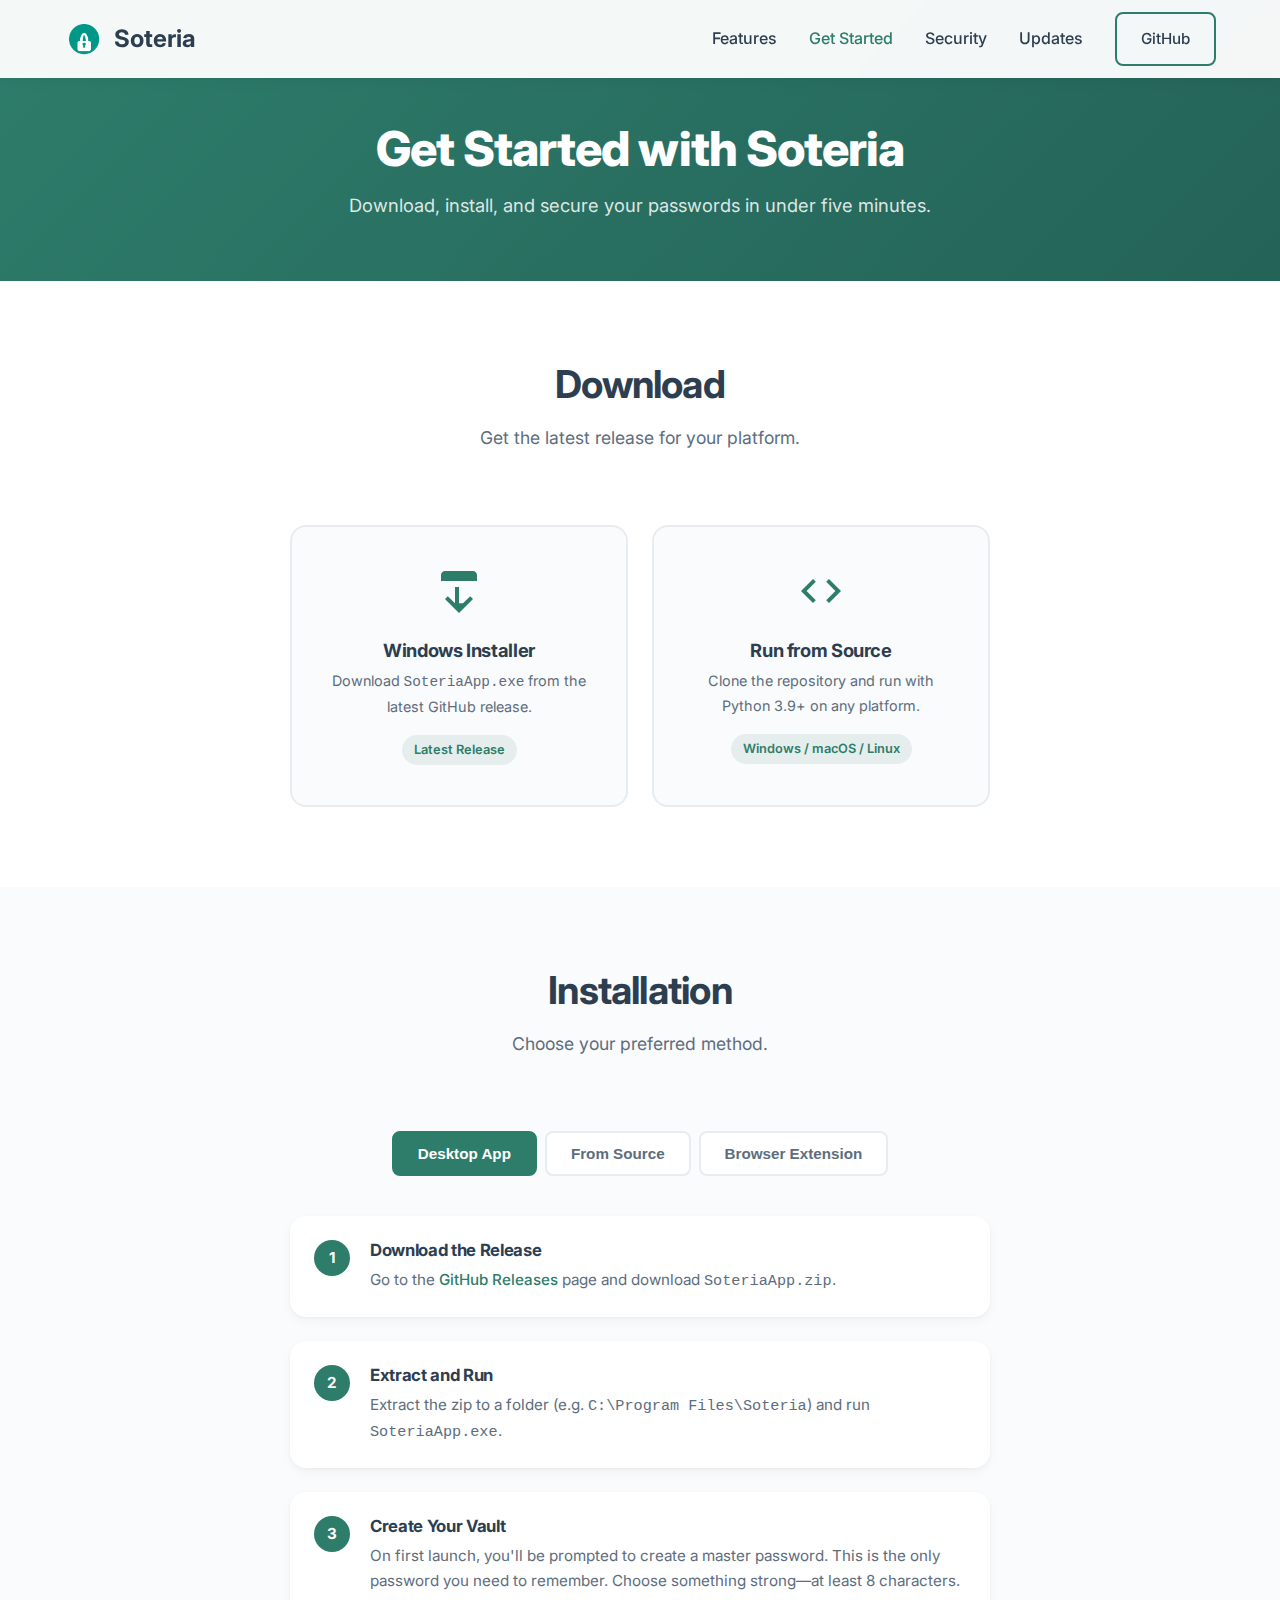
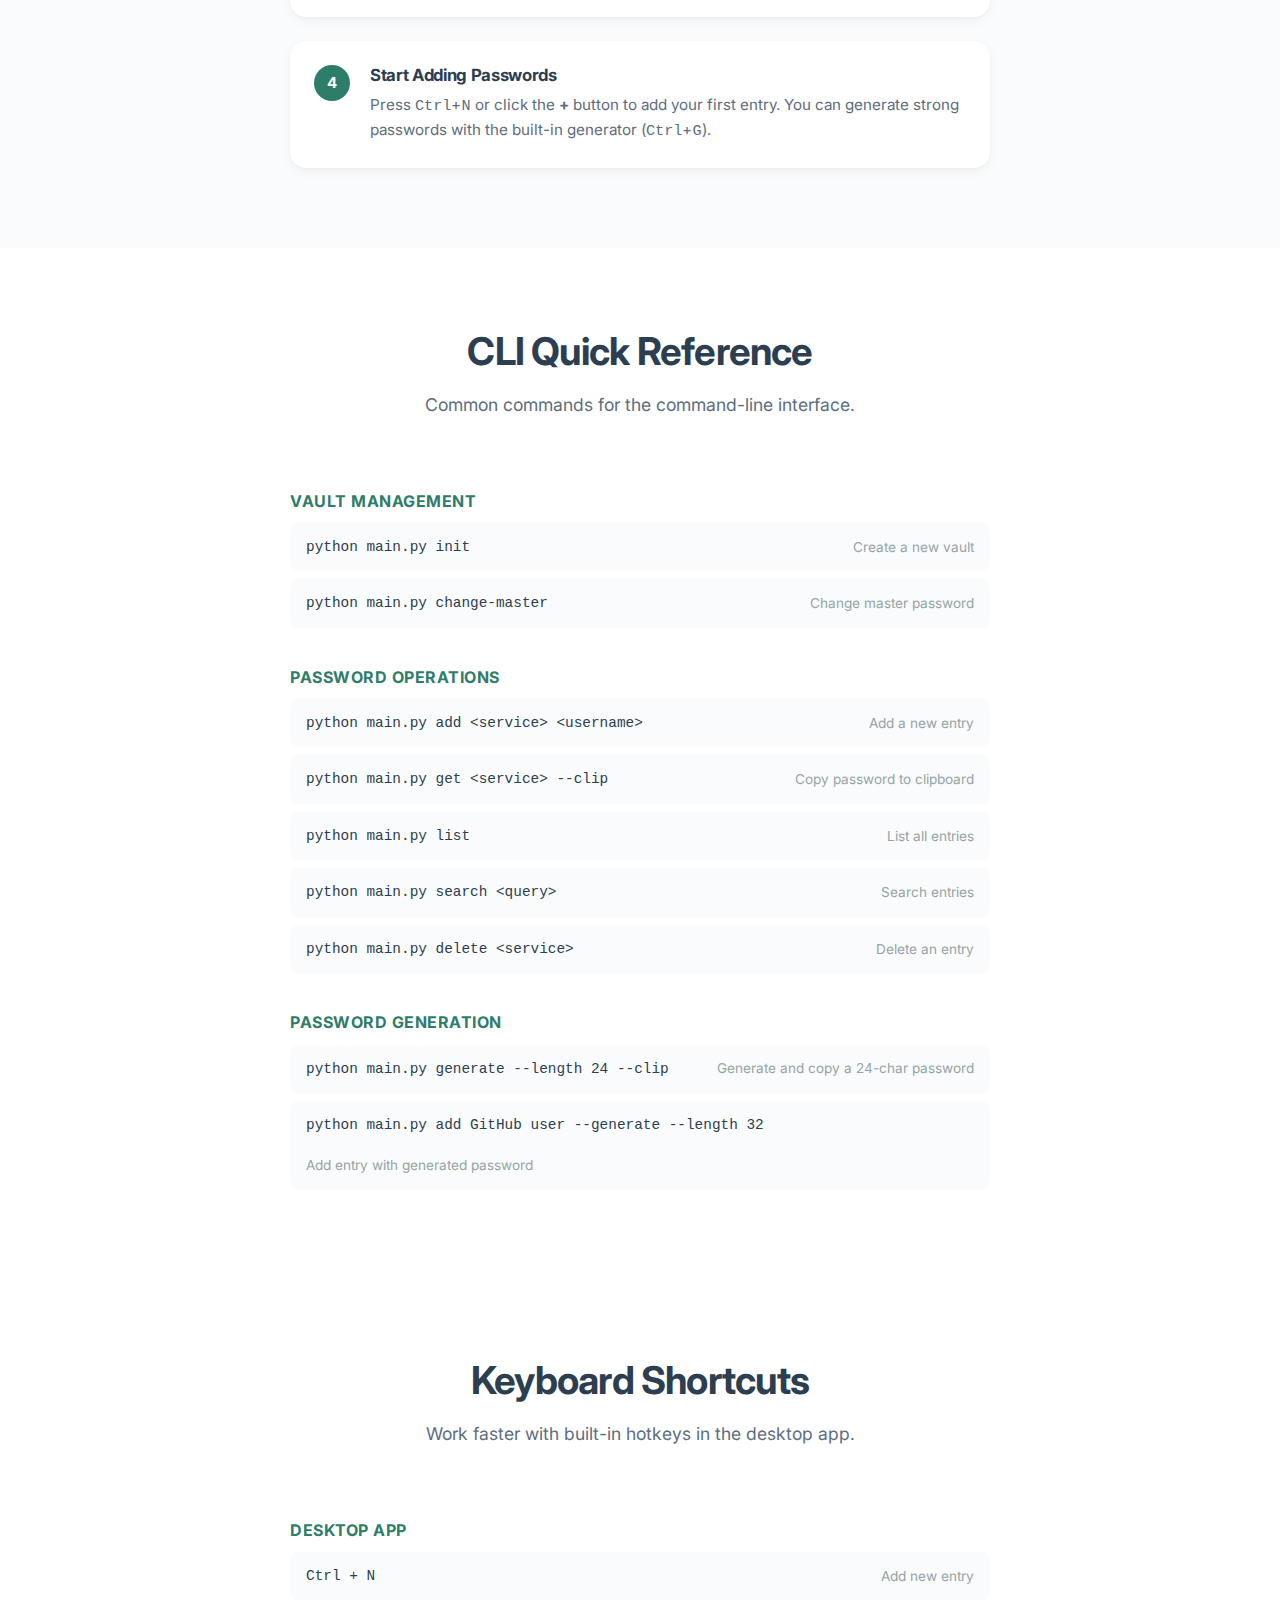
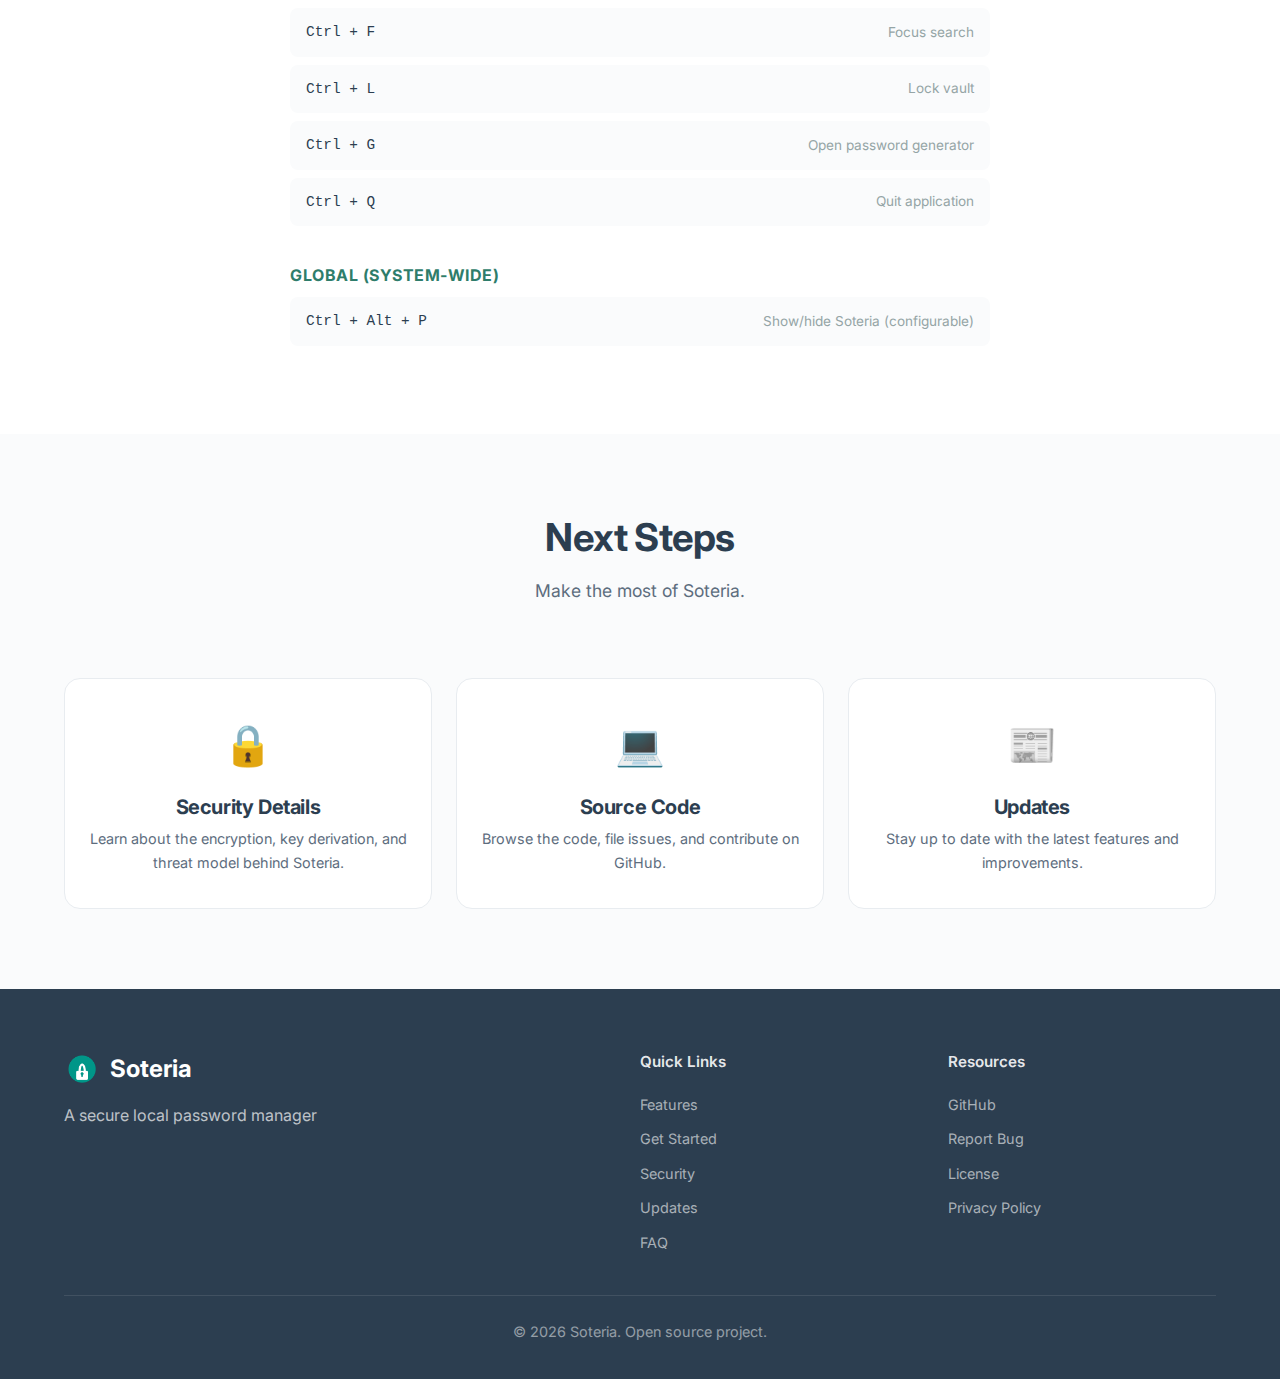
<file: getting-started.html>
<!DOCTYPE html>
<html lang="en">
<head>
    <meta charset="UTF-8">
    <meta name="viewport" content="width=device-width, initial-scale=1.0">
    <meta name="description" content="Get started with Soteria - Download, install, and set up your secure local password manager.">
    <title>Getting Started - Soteria Password Manager</title>
    <link rel="stylesheet" href="style.css">
    <link rel="icon" type="image/png" href="assets/soteria.png">
    <!-- Open Graph -->
    <meta property="og:title" content="Getting Started - Soteria Password Manager">
    <meta property="og:description" content="Download, install, and set up your secure local password manager.">
    <meta property="og:image" content="assets/soteria.png">
    <meta property="og:url" content="https://nikokiru.github.io/soteria/getting-started.html">
    <meta property="og:type" content="website">
    <!-- Twitter Card -->
    <meta name="twitter:card" content="summary">
    <meta name="twitter:title" content="Getting Started - Soteria Password Manager">
    <meta name="twitter:description" content="Download, install, and set up your secure local password manager.">
    <meta name="twitter:image" content="assets/soteria.png">
    <!-- Google Fonts -->
    <link rel="preconnect" href="https://fonts.googleapis.com">
    <link rel="preconnect" href="https://fonts.gstatic.com" crossorigin>
    <link href="https://fonts.googleapis.com/css2?family=Inter:wght@300;400;500;600;700&display=swap" rel="stylesheet">
</head>
<body>
    <!-- Navigation -->
    <nav class="navbar scrolled">
        <div class="container nav-container">
            <a href="index.html" class="logo">
                <img src="assets/soteria.png" alt="Soteria Logo" class="logo-icon">
                <span>Soteria</span>
            </a>
            <ul class="nav-links">
                <li><a href="index.html#features">Features</a></li>
                <li><a href="getting-started.html" class="nav-active">Get Started</a></li>
                <li><a href="security.html">Security</a></li>
                <li><a href="updates.html">Updates</a></li>
                <li><a href="https://github.com/nikokiru/soteria" target="_blank" class="btn btn-outline">GitHub</a></li>
            </ul>
            <button class="mobile-menu-btn" aria-label="Toggle menu">
                <span></span>
                <span></span>
                <span></span>
            </button>
        </div>
    </nav>

    <!-- Page Header -->
    <header class="page-header">
        <div class="container">
            <h1>Get Started with Soteria</h1>
            <p>Download, install, and secure your passwords in under five minutes.</p>
        </div>
    </header>

    <!-- Download Section -->
    <section class="content-section">
        <div class="container">
            <div class="section-header">
                <h2>Download</h2>
                <p>Get the latest release for your platform.</p>
            </div>
            <div class="download-grid">
                <a href="https://github.com/nikokiru/soteria/releases/latest" target="_blank" class="download-card">
                    <div class="download-icon">
                        <svg viewBox="0 0 24 24" fill="currentColor" width="48" height="48">
                            <path d="M3 17v3c0 1.1.9 2 2 2h14c1.1 0 2-.9 2-2v-3H3zm9-11.17V14h2V5.83l3.59 3.58L19 8l-7-7-7 7 1.41 1.41L10 5.83z" transform="rotate(180, 12, 12)"/>
                        </svg>
                    </div>
                    <h3>Windows Installer</h3>
                    <p>Download <code>SoteriaApp.exe</code> from the latest GitHub release.</p>
                    <span class="download-badge">Latest Release</span>
                </a>
                <a href="https://github.com/nikokiru/soteria" target="_blank" class="download-card">
                    <div class="download-icon">
                        <svg viewBox="0 0 24 24" fill="currentColor" width="48" height="48">
                            <path d="M9.4 16.6L4.8 12l4.6-4.6L8 6l-6 6 6 6 1.4-1.4zm5.2 0l4.6-4.6-4.6-4.6L16 6l6 6-6 6-1.4-1.4z"/>
                        </svg>
                    </div>
                    <h3>Run from Source</h3>
                    <p>Clone the repository and run with Python 3.9+ on any platform.</p>
                    <span class="download-badge">Windows / macOS / Linux</span>
                </a>
            </div>
        </div>
    </section>

    <!-- Install Steps -->
    <section class="content-section content-section-alt">
        <div class="container">
            <div class="section-header">
                <h2>Installation</h2>
                <p>Choose your preferred method.</p>
            </div>

            <div class="install-tabs">
                <button class="install-tab active" data-tab="gui">Desktop App</button>
                <button class="install-tab" data-tab="source">From Source</button>
                <button class="install-tab" data-tab="extension">Browser Extension</button>
            </div>

            <!-- GUI Install -->
            <div class="install-content active" id="tab-gui">
                <div class="guide-steps">
                    <div class="guide-step">
                        <div class="guide-step-number">1</div>
                        <div class="guide-step-content">
                            <h3>Download the Release</h3>
                            <p>Go to the <a href="https://github.com/nikokiru/soteria/releases/latest" target="_blank">GitHub Releases</a> page and download <code>SoteriaApp.zip</code>.</p>
                        </div>
                    </div>
                    <div class="guide-step">
                        <div class="guide-step-number">2</div>
                        <div class="guide-step-content">
                            <h3>Extract and Run</h3>
                            <p>Extract the zip to a folder (e.g. <code>C:\Program Files\Soteria</code>) and run <code>SoteriaApp.exe</code>.</p>
                        </div>
                    </div>
                    <div class="guide-step">
                        <div class="guide-step-number">3</div>
                        <div class="guide-step-content">
                            <h3>Create Your Vault</h3>
                            <p>On first launch, you'll be prompted to create a master password. This is the only password you need to remember. Choose something strong&mdash;at least 8 characters.</p>
                        </div>
                    </div>
                    <div class="guide-step">
                        <div class="guide-step-number">4</div>
                        <div class="guide-step-content">
                            <h3>Start Adding Passwords</h3>
                            <p>Press <kbd>Ctrl</kbd>+<kbd>N</kbd> or click the <strong>+</strong> button to add your first entry. You can generate strong passwords with the built-in generator (<kbd>Ctrl</kbd>+<kbd>G</kbd>).</p>
                        </div>
                    </div>
                </div>
            </div>

            <!-- Source Install -->
            <div class="install-content" id="tab-source">
                <div class="guide-steps">
                    <div class="guide-step">
                        <div class="guide-step-number">1</div>
                        <div class="guide-step-content">
                            <h3>Clone the Repository</h3>
                            <div class="code-block">
                                <code>git clone https://github.com/nikokiru/soteria.git<br>cd soteria</code>
                            </div>
                        </div>
                    </div>
                    <div class="guide-step">
                        <div class="guide-step-number">2</div>
                        <div class="guide-step-content">
                            <h3>Install Dependencies</h3>
                            <div class="code-block">
                                <code>pip install -r requirements.txt</code>
                            </div>
                        </div>
                    </div>
                    <div class="guide-step">
                        <div class="guide-step-number">3</div>
                        <div class="guide-step-content">
                            <h3>Launch the App</h3>
                            <div class="code-block">
                                <code># GUI mode<br>python main.py --gui<br><br># CLI mode<br>python main.py init&nbsp;&nbsp;&nbsp;&nbsp;&nbsp;&nbsp;&nbsp;&nbsp;&nbsp;&nbsp;&nbsp;&nbsp;# Create vault<br>python main.py add GitHub user # Add entry<br>python main.py list&nbsp;&nbsp;&nbsp;&nbsp;&nbsp;&nbsp;&nbsp;&nbsp;&nbsp;&nbsp;&nbsp;# List all</code>
                            </div>
                        </div>
                    </div>
                    <div class="guide-step">
                        <div class="guide-step-number">4</div>
                        <div class="guide-step-content">
                            <h3>Optional: Build an Executable</h3>
                            <div class="code-block">
                                <code>pip install -r requirements-dev.txt<br>.\build.bat</code>
                            </div>
                            <p>Output: <code>dist\SoteriaApp\SoteriaApp.exe</code></p>
                        </div>
                    </div>
                </div>
            </div>

            <!-- Extension Install -->
            <div class="install-content" id="tab-extension">
                <div class="guide-steps">
                    <div class="guide-step">
                        <div class="guide-step-number">1</div>
                        <div class="guide-step-content">
                            <h3>Ensure the Desktop App is Running</h3>
                            <p>The browser extension communicates with the desktop app via localhost. Launch the GUI or headless service first.</p>
                        </div>
                    </div>
                    <div class="guide-step">
                        <div class="guide-step-number">2</div>
                        <div class="guide-step-content">
                            <h3>Load the Extension</h3>
                            <p>Open <code>chrome://extensions</code> (or <code>edge://extensions</code>), enable <strong>Developer mode</strong>, click <strong>Load unpacked</strong>, and select the <code>browser_extension/</code> folder from the repository.</p>
                        </div>
                    </div>
                    <div class="guide-step">
                        <div class="guide-step-number">3</div>
                        <div class="guide-step-content">
                            <h3>Unlock and Search</h3>
                            <p>Click the Soteria extension icon. If your vault is unlocked in the desktop app, you can search and autofill passwords directly from the browser.</p>
                        </div>
                    </div>
                    <div class="guide-step">
                        <div class="guide-step-number">4</div>
                        <div class="guide-step-content">
                            <h3>Autofill on Login Pages</h3>
                            <p>When you visit a login page, the extension automatically detects form fields and suggests matching credentials based on the domain.</p>
                        </div>
                    </div>
                </div>
            </div>
        </div>
    </section>

    <!-- CLI Reference -->
    <section class="content-section">
        <div class="container">
            <div class="section-header">
                <h2>CLI Quick Reference</h2>
                <p>Common commands for the command-line interface.</p>
            </div>
            <div class="cli-reference">
                <div class="cli-group">
                    <h3>Vault Management</h3>
                    <div class="cli-command">
                        <code>python main.py init</code>
                        <span>Create a new vault</span>
                    </div>
                    <div class="cli-command">
                        <code>python main.py change-master</code>
                        <span>Change master password</span>
                    </div>
                </div>
                <div class="cli-group">
                    <h3>Password Operations</h3>
                    <div class="cli-command">
                        <code>python main.py add &lt;service&gt; &lt;username&gt;</code>
                        <span>Add a new entry</span>
                    </div>
                    <div class="cli-command">
                        <code>python main.py get &lt;service&gt; --clip</code>
                        <span>Copy password to clipboard</span>
                    </div>
                    <div class="cli-command">
                        <code>python main.py list</code>
                        <span>List all entries</span>
                    </div>
                    <div class="cli-command">
                        <code>python main.py search &lt;query&gt;</code>
                        <span>Search entries</span>
                    </div>
                    <div class="cli-command">
                        <code>python main.py delete &lt;service&gt;</code>
                        <span>Delete an entry</span>
                    </div>
                </div>
                <div class="cli-group">
                    <h3>Password Generation</h3>
                    <div class="cli-command">
                        <code>python main.py generate --length 24 --clip</code>
                        <span>Generate and copy a 24-char password</span>
                    </div>
                    <div class="cli-command">
                        <code>python main.py add GitHub user --generate --length 32</code>
                        <span>Add entry with generated password</span>
                    </div>
                </div>
            </div>
        </div>
    </section>

    <!-- Keyboard Shortcuts -->
    <section class="content-section">
        <div class="container">
            <div class="section-header">
                <h2>Keyboard Shortcuts</h2>
                <p>Work faster with built-in hotkeys in the desktop app.</p>
            </div>
            <div class="cli-reference">
                <div class="cli-group">
                    <h3>Desktop App</h3>
                    <div class="cli-command">
                        <code>Ctrl + N</code>
                        <span>Add new entry</span>
                    </div>
                    <div class="cli-command">
                        <code>Ctrl + F</code>
                        <span>Focus search</span>
                    </div>
                    <div class="cli-command">
                        <code>Ctrl + L</code>
                        <span>Lock vault</span>
                    </div>
                    <div class="cli-command">
                        <code>Ctrl + G</code>
                        <span>Open password generator</span>
                    </div>
                    <div class="cli-command">
                        <code>Ctrl + Q</code>
                        <span>Quit application</span>
                    </div>
                </div>
                <div class="cli-group">
                    <h3>Global (System-wide)</h3>
                    <div class="cli-command">
                        <code>Ctrl + Alt + P</code>
                        <span>Show/hide Soteria (configurable)</span>
                    </div>
                </div>
            </div>
        </div>
    </section>

    <!-- Next Steps -->
    <section class="content-section content-section-alt">
        <div class="container">
            <div class="section-header">
                <h2>Next Steps</h2>
                <p>Make the most of Soteria.</p>
            </div>
            <div class="next-steps-grid">
                <a href="security.html" class="next-step-card">
                    <div class="next-step-icon">&#128274;</div>
                    <h3>Security Details</h3>
                    <p>Learn about the encryption, key derivation, and threat model behind Soteria.</p>
                </a>
                <a href="https://github.com/nikokiru/soteria" target="_blank" class="next-step-card">
                    <div class="next-step-icon">&#128187;</div>
                    <h3>Source Code</h3>
                    <p>Browse the code, file issues, and contribute on GitHub.</p>
                </a>
                <a href="updates.html" class="next-step-card">
                    <div class="next-step-icon">&#128240;</div>
                    <h3>Updates</h3>
                    <p>Stay up to date with the latest features and improvements.</p>
                </a>
            </div>
        </div>
    </section>

    <!-- Footer -->
    <footer class="footer">
        <div class="container">
            <div class="footer-grid">
                <div class="footer-brand-section">
                    <div class="footer-brand">
                        <img src="assets/soteria.png" alt="Soteria" class="footer-logo">
                        <span>Soteria</span>
                    </div>
                    <p class="footer-tagline">A secure local password manager</p>
                </div>
                <div class="footer-links">
                    <h4>Quick Links</h4>
                    <a href="index.html#features">Features</a>
                    <a href="getting-started.html">Get Started</a>
                    <a href="security.html">Security</a>
                    <a href="updates.html">Updates</a>
                    <a href="index.html#faq">FAQ</a>
                </div>
                <div class="footer-links">
                    <h4>Resources</h4>
                    <a href="https://github.com/nikokiru/soteria" target="_blank">GitHub</a>
                    <a href="https://github.com/nikokiru/soteria/issues" target="_blank">Report Bug</a>
                    <a href="https://github.com/nikokiru/soteria/blob/main/LICENSE" target="_blank">License</a>
                    <a href="privacy.html">Privacy Policy</a>
                </div>
            </div>
            <div class="footer-bottom">
                <p class="footer-copyright">&copy; 2026 Soteria. Open source project.</p>
            </div>
        </div>
    </footer>

    <script>
        // Mobile menu toggle
        const mobileMenuBtn = document.querySelector('.mobile-menu-btn');
        const navLinks = document.querySelector('.nav-links');

        mobileMenuBtn.addEventListener('click', () => {
            navLinks.classList.toggle('active');
            mobileMenuBtn.classList.toggle('active');
        });

        // Install tabs
        document.querySelectorAll('.install-tab').forEach(tab => {
            tab.addEventListener('click', () => {
                document.querySelectorAll('.install-tab').forEach(t => t.classList.remove('active'));
                document.querySelectorAll('.install-content').forEach(c => c.classList.remove('active'));
                tab.classList.add('active');
                document.getElementById('tab-' + tab.dataset.tab).classList.add('active');
            });
        });
    </script>
</body>
</html>
</file>
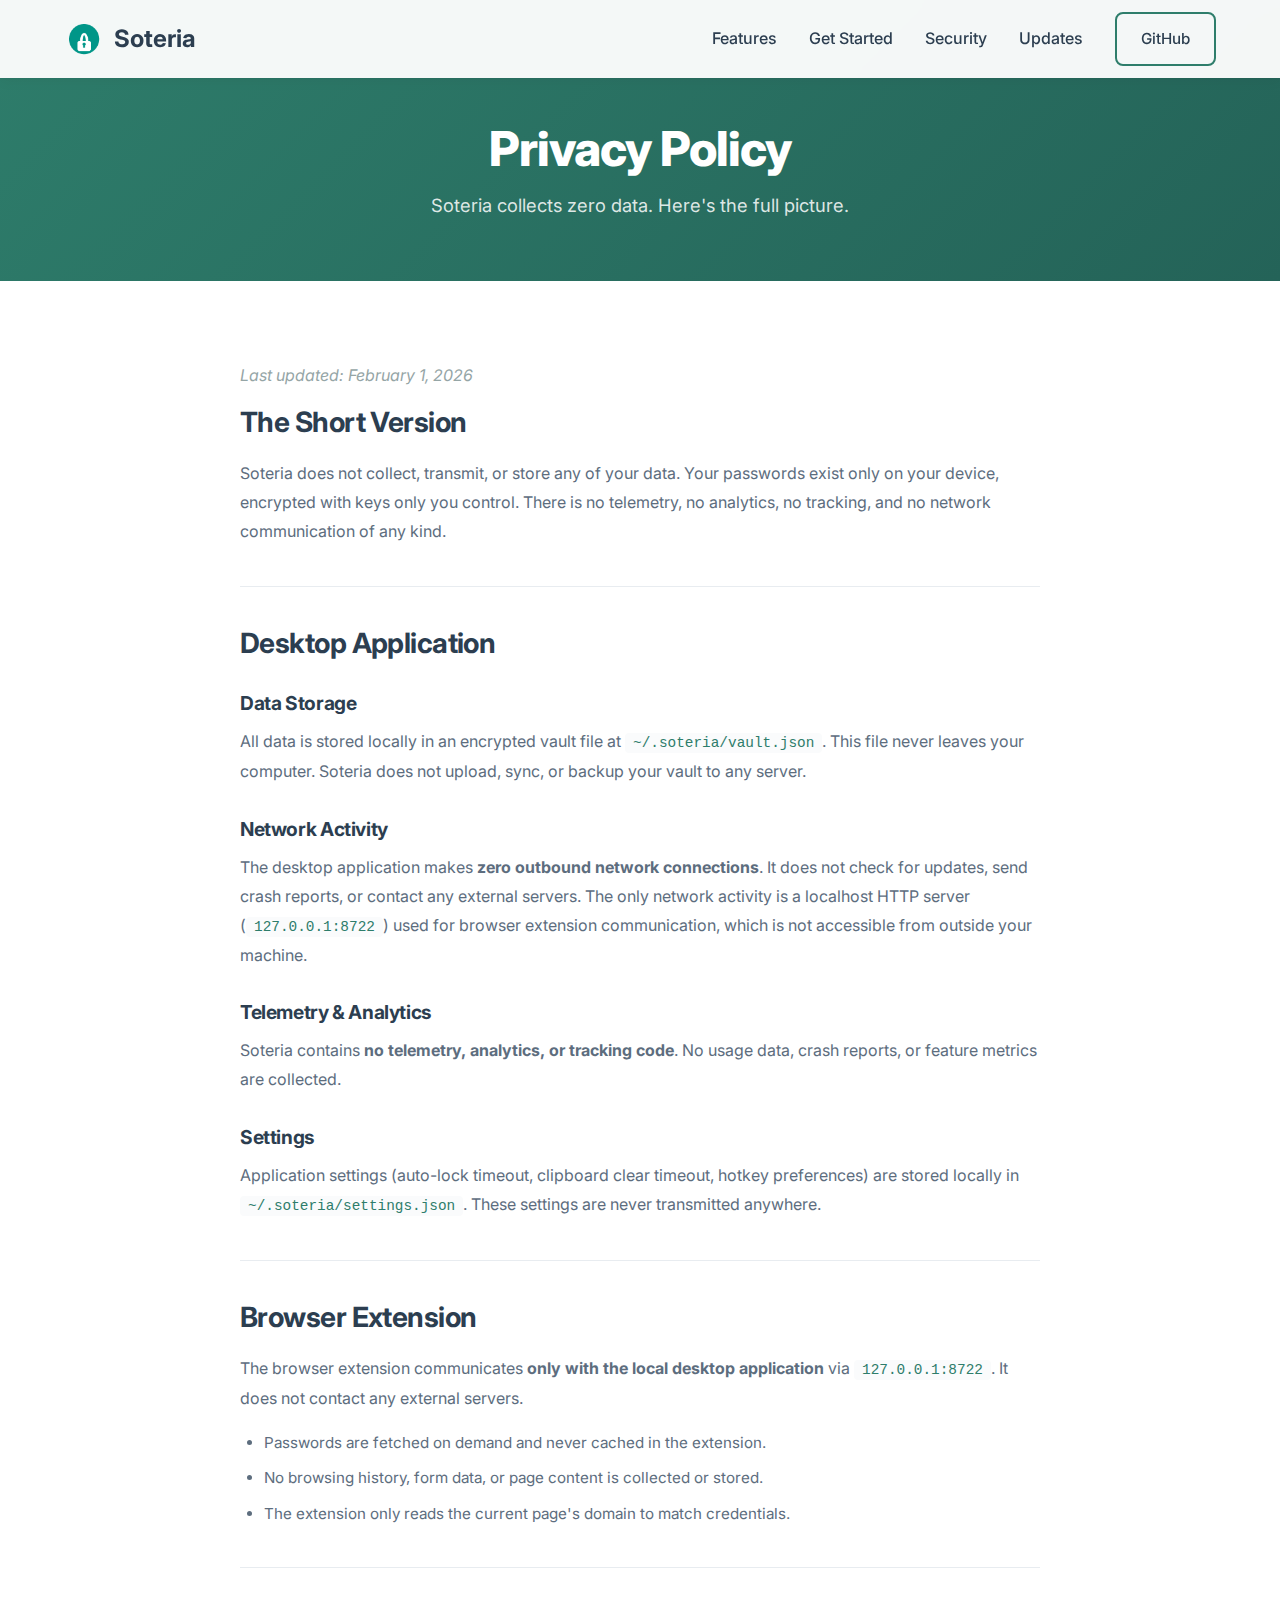
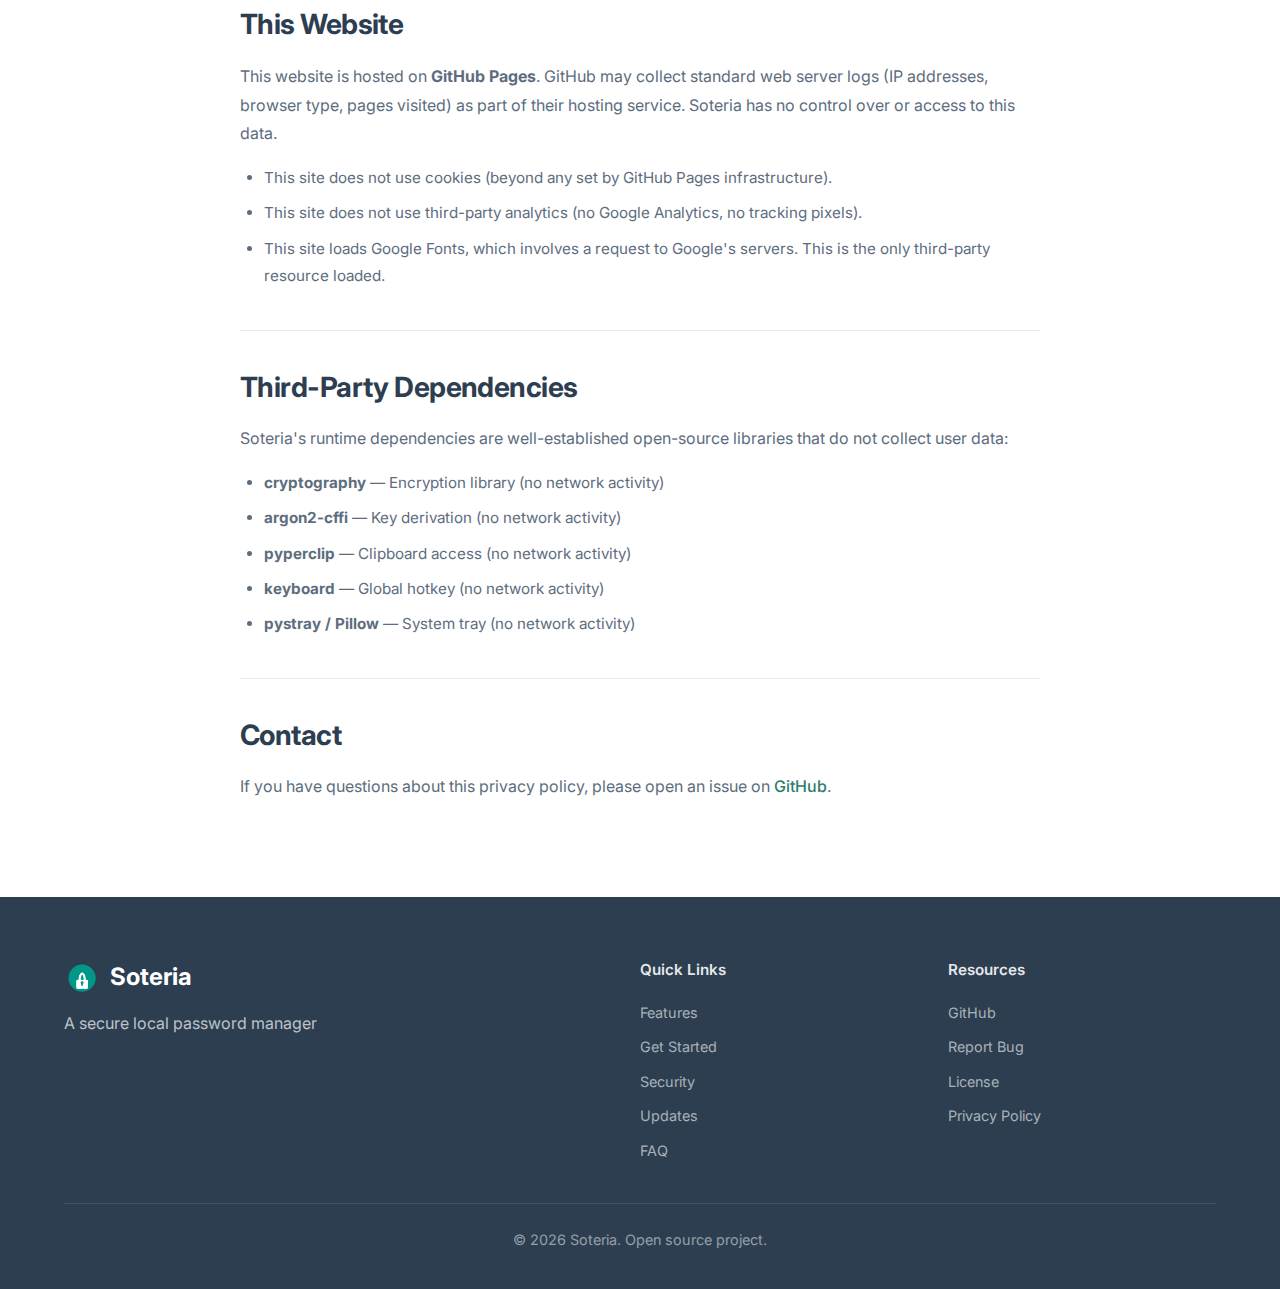
<file: privacy.html>
<!DOCTYPE html>
<html lang="en">
<head>
    <meta charset="UTF-8">
    <meta name="viewport" content="width=device-width, initial-scale=1.0">
    <meta name="description" content="Soteria Privacy Policy - Zero data collection, no telemetry, fully local.">
    <title>Privacy Policy - Soteria Password Manager</title>
    <link rel="stylesheet" href="style.css">
    <link rel="icon" type="image/png" href="assets/soteria.png">
    <!-- Open Graph -->
    <meta property="og:title" content="Privacy Policy - Soteria Password Manager">
    <meta property="og:description" content="Zero data collection, no telemetry, fully local.">
    <meta property="og:image" content="assets/soteria.png">
    <meta property="og:url" content="https://nikokiru.github.io/soteria/privacy.html">
    <meta property="og:type" content="website">
    <!-- Twitter Card -->
    <meta name="twitter:card" content="summary">
    <meta name="twitter:title" content="Privacy Policy - Soteria Password Manager">
    <meta name="twitter:description" content="Zero data collection, no telemetry, fully local.">
    <meta name="twitter:image" content="assets/soteria.png">
    <!-- Google Fonts -->
    <link rel="preconnect" href="https://fonts.googleapis.com">
    <link rel="preconnect" href="https://fonts.gstatic.com" crossorigin>
    <link href="https://fonts.googleapis.com/css2?family=Inter:wght@300;400;500;600;700&display=swap" rel="stylesheet">
</head>
<body>
    <!-- Navigation -->
    <nav class="navbar scrolled">
        <div class="container nav-container">
            <a href="index.html" class="logo">
                <img src="assets/soteria.png" alt="Soteria Logo" class="logo-icon">
                <span>Soteria</span>
            </a>
            <ul class="nav-links">
                <li><a href="index.html#features">Features</a></li>
                <li><a href="getting-started.html">Get Started</a></li>
                <li><a href="security.html">Security</a></li>
                <li><a href="updates.html">Updates</a></li>
                <li><a href="https://github.com/nikokiru/soteria" target="_blank" class="btn btn-outline">GitHub</a></li>
            </ul>
            <button class="mobile-menu-btn" aria-label="Toggle menu">
                <span></span>
                <span></span>
                <span></span>
            </button>
        </div>
    </nav>

    <!-- Page Header -->
    <header class="page-header">
        <div class="container">
            <h1>Privacy Policy</h1>
            <p>Soteria collects zero data. Here's the full picture.</p>
        </div>
    </header>

    <!-- Privacy Content -->
    <main class="content-section">
        <div class="container">
            <div class="whitepaper-section">
                <p class="privacy-updated">Last updated: February 1, 2026</p>

                <h2>The Short Version</h2>
                <p>Soteria does not collect, transmit, or store any of your data. Your passwords exist only on your device, encrypted with keys only you control. There is no telemetry, no analytics, no tracking, and no network communication of any kind.</p>

                <hr class="section-divider">

                <h2>Desktop Application</h2>
                <h3>Data Storage</h3>
                <p>All data is stored locally in an encrypted vault file at <code>~/.soteria/vault.json</code>. This file never leaves your computer. Soteria does not upload, sync, or backup your vault to any server.</p>

                <h3>Network Activity</h3>
                <p>The desktop application makes <strong>zero outbound network connections</strong>. It does not check for updates, send crash reports, or contact any external servers. The only network activity is a localhost HTTP server (<code>127.0.0.1:8722</code>) used for browser extension communication, which is not accessible from outside your machine.</p>

                <h3>Telemetry &amp; Analytics</h3>
                <p>Soteria contains <strong>no telemetry, analytics, or tracking code</strong>. No usage data, crash reports, or feature metrics are collected.</p>

                <h3>Settings</h3>
                <p>Application settings (auto-lock timeout, clipboard clear timeout, hotkey preferences) are stored locally in <code>~/.soteria/settings.json</code>. These settings are never transmitted anywhere.</p>

                <hr class="section-divider">

                <h2>Browser Extension</h2>
                <p>The browser extension communicates <strong>only with the local desktop application</strong> via <code>127.0.0.1:8722</code>. It does not contact any external servers.</p>
                <ul>
                    <li>Passwords are fetched on demand and never cached in the extension.</li>
                    <li>No browsing history, form data, or page content is collected or stored.</li>
                    <li>The extension only reads the current page's domain to match credentials.</li>
                </ul>

                <hr class="section-divider">

                <h2>This Website</h2>
                <p>This website is hosted on <strong>GitHub Pages</strong>. GitHub may collect standard web server logs (IP addresses, browser type, pages visited) as part of their hosting service. Soteria has no control over or access to this data.</p>
                <ul>
                    <li>This site does not use cookies (beyond any set by GitHub Pages infrastructure).</li>
                    <li>This site does not use third-party analytics (no Google Analytics, no tracking pixels).</li>
                    <li>This site loads Google Fonts, which involves a request to Google's servers. This is the only third-party resource loaded.</li>
                </ul>

                <hr class="section-divider">

                <h2>Third-Party Dependencies</h2>
                <p>Soteria's runtime dependencies are well-established open-source libraries that do not collect user data:</p>
                <ul>
                    <li><strong>cryptography</strong> &mdash; Encryption library (no network activity)</li>
                    <li><strong>argon2-cffi</strong> &mdash; Key derivation (no network activity)</li>
                    <li><strong>pyperclip</strong> &mdash; Clipboard access (no network activity)</li>
                    <li><strong>keyboard</strong> &mdash; Global hotkey (no network activity)</li>
                    <li><strong>pystray / Pillow</strong> &mdash; System tray (no network activity)</li>
                </ul>

                <hr class="section-divider">

                <h2>Contact</h2>
                <p>If you have questions about this privacy policy, please open an issue on <a href="https://github.com/nikokiru/soteria/issues" target="_blank" rel="noopener">GitHub</a>.</p>
            </div>
        </div>
    </main>

    <!-- Footer -->
    <footer class="footer">
        <div class="container">
            <div class="footer-grid">
                <div class="footer-brand-section">
                    <div class="footer-brand">
                        <img src="assets/soteria.png" alt="Soteria" class="footer-logo">
                        <span>Soteria</span>
                    </div>
                    <p class="footer-tagline">A secure local password manager</p>
                </div>
                <div class="footer-links">
                    <h4>Quick Links</h4>
                    <a href="index.html#features">Features</a>
                    <a href="getting-started.html">Get Started</a>
                    <a href="security.html">Security</a>
                    <a href="updates.html">Updates</a>
                    <a href="index.html#faq">FAQ</a>
                </div>
                <div class="footer-links">
                    <h4>Resources</h4>
                    <a href="https://github.com/nikokiru/soteria" target="_blank">GitHub</a>
                    <a href="https://github.com/nikokiru/soteria/issues" target="_blank">Report Bug</a>
                    <a href="https://github.com/nikokiru/soteria/blob/main/LICENSE" target="_blank">License</a>
                    <a href="privacy.html">Privacy Policy</a>
                </div>
            </div>
            <div class="footer-bottom">
                <p class="footer-copyright">&copy; 2026 Soteria. Open source project.</p>
            </div>
        </div>
    </footer>

    <script>
        // Mobile menu toggle
        const mobileMenuBtn = document.querySelector('.mobile-menu-btn');
        const navLinks = document.querySelector('.nav-links');

        mobileMenuBtn.addEventListener('click', () => {
            navLinks.classList.toggle('active');
            mobileMenuBtn.classList.toggle('active');
        });
    </script>
</body>
</html>
</file>
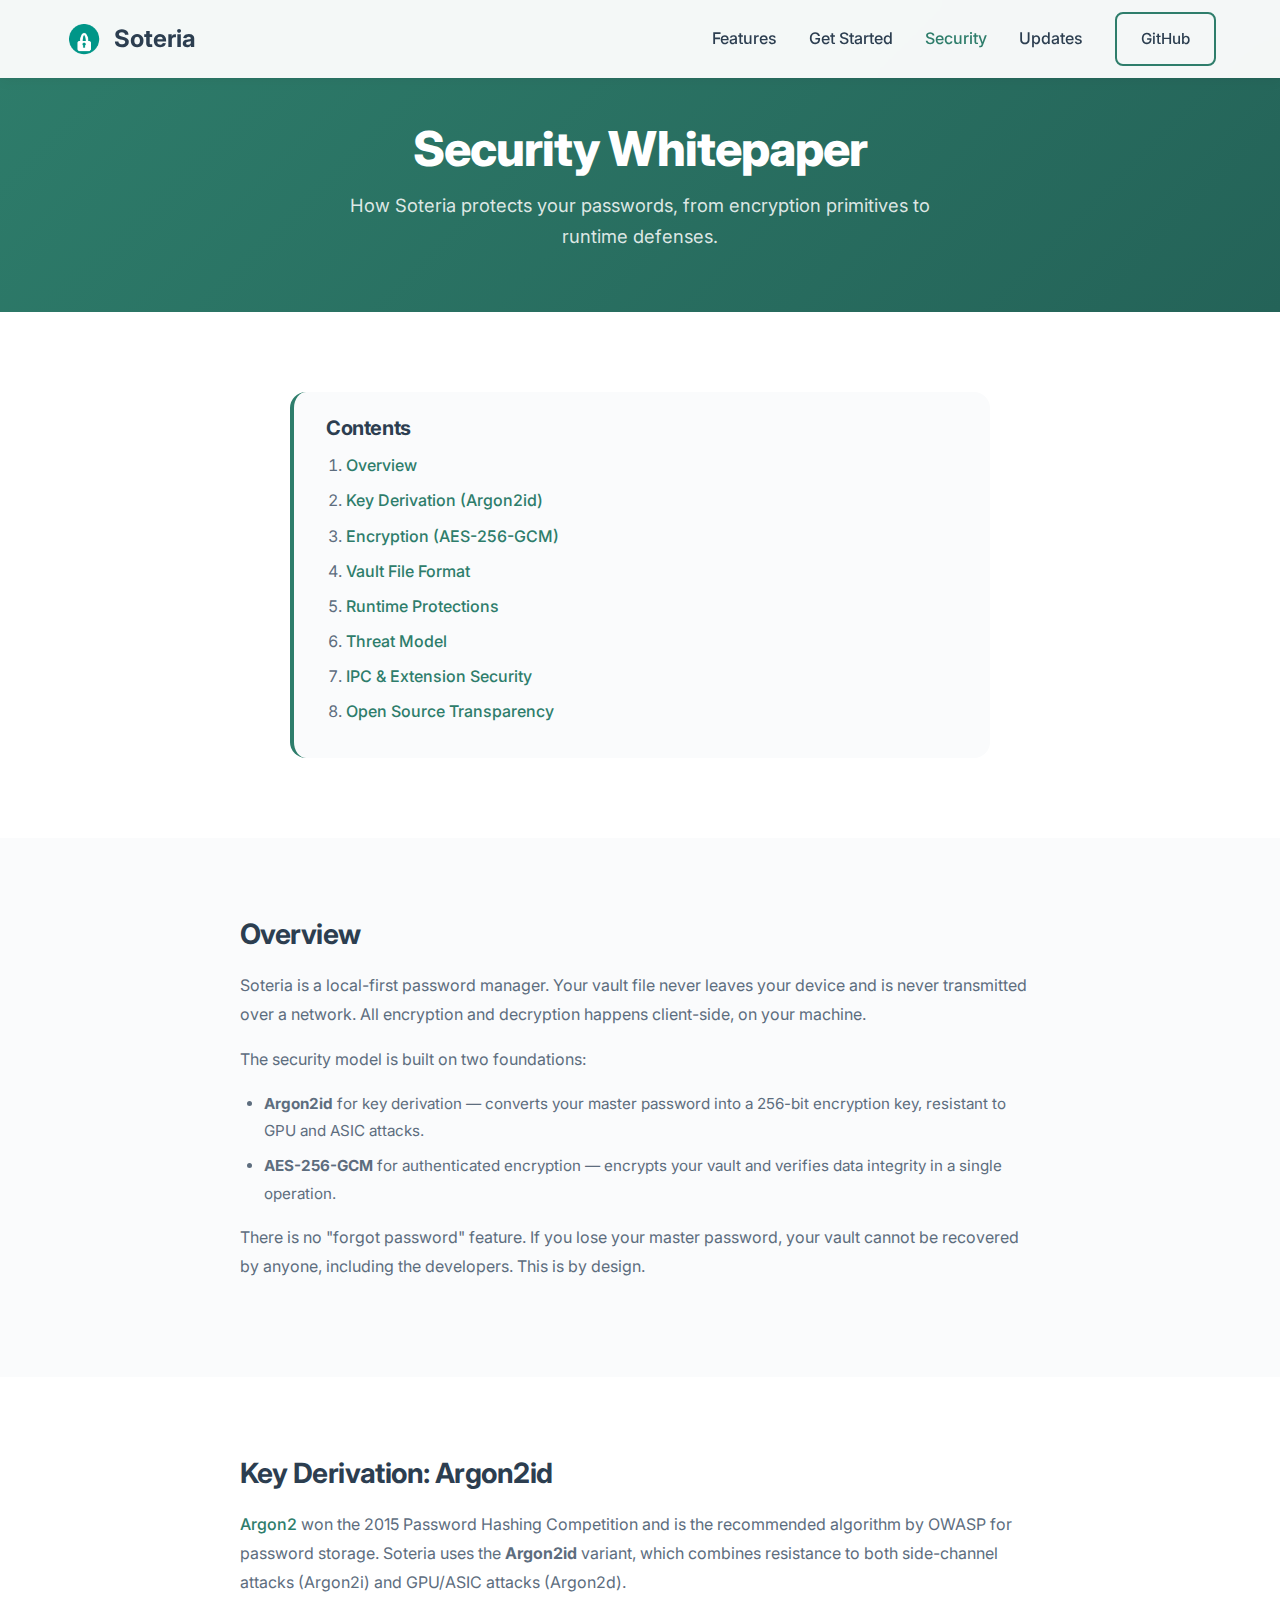
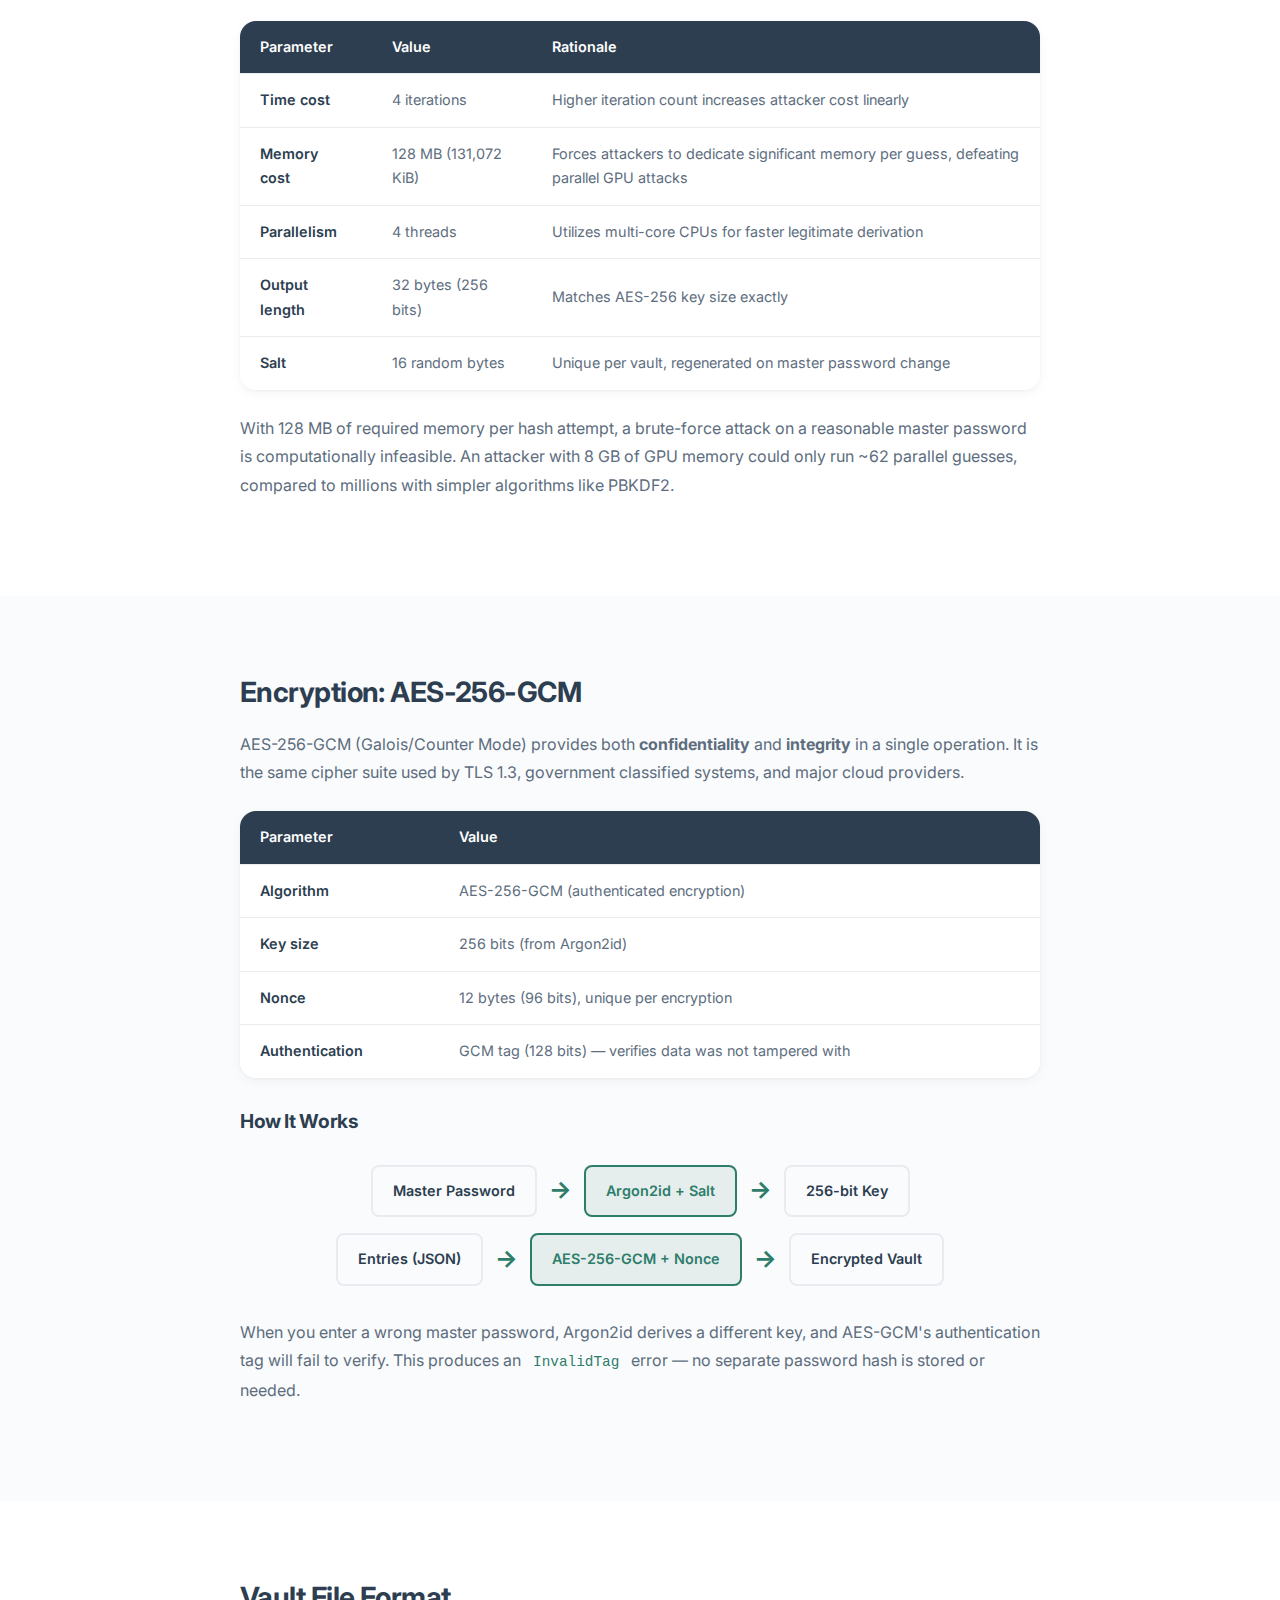
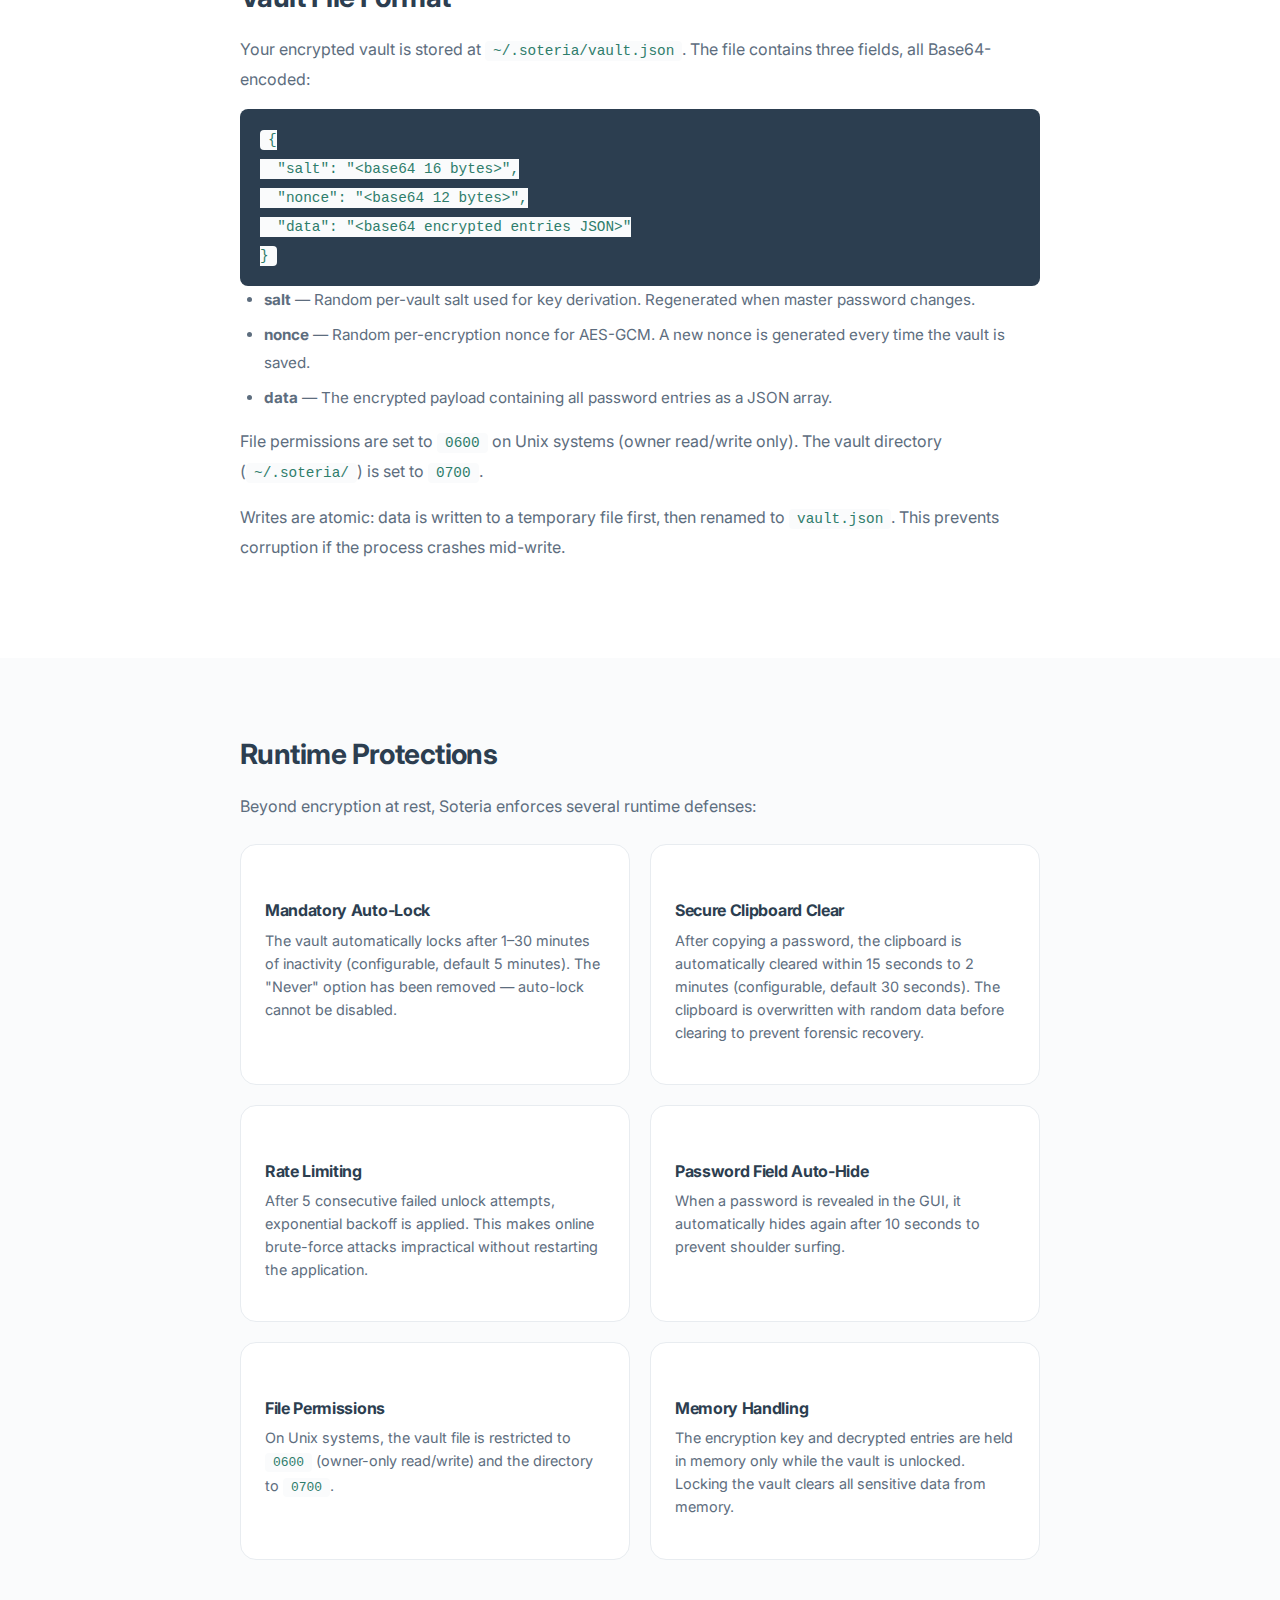
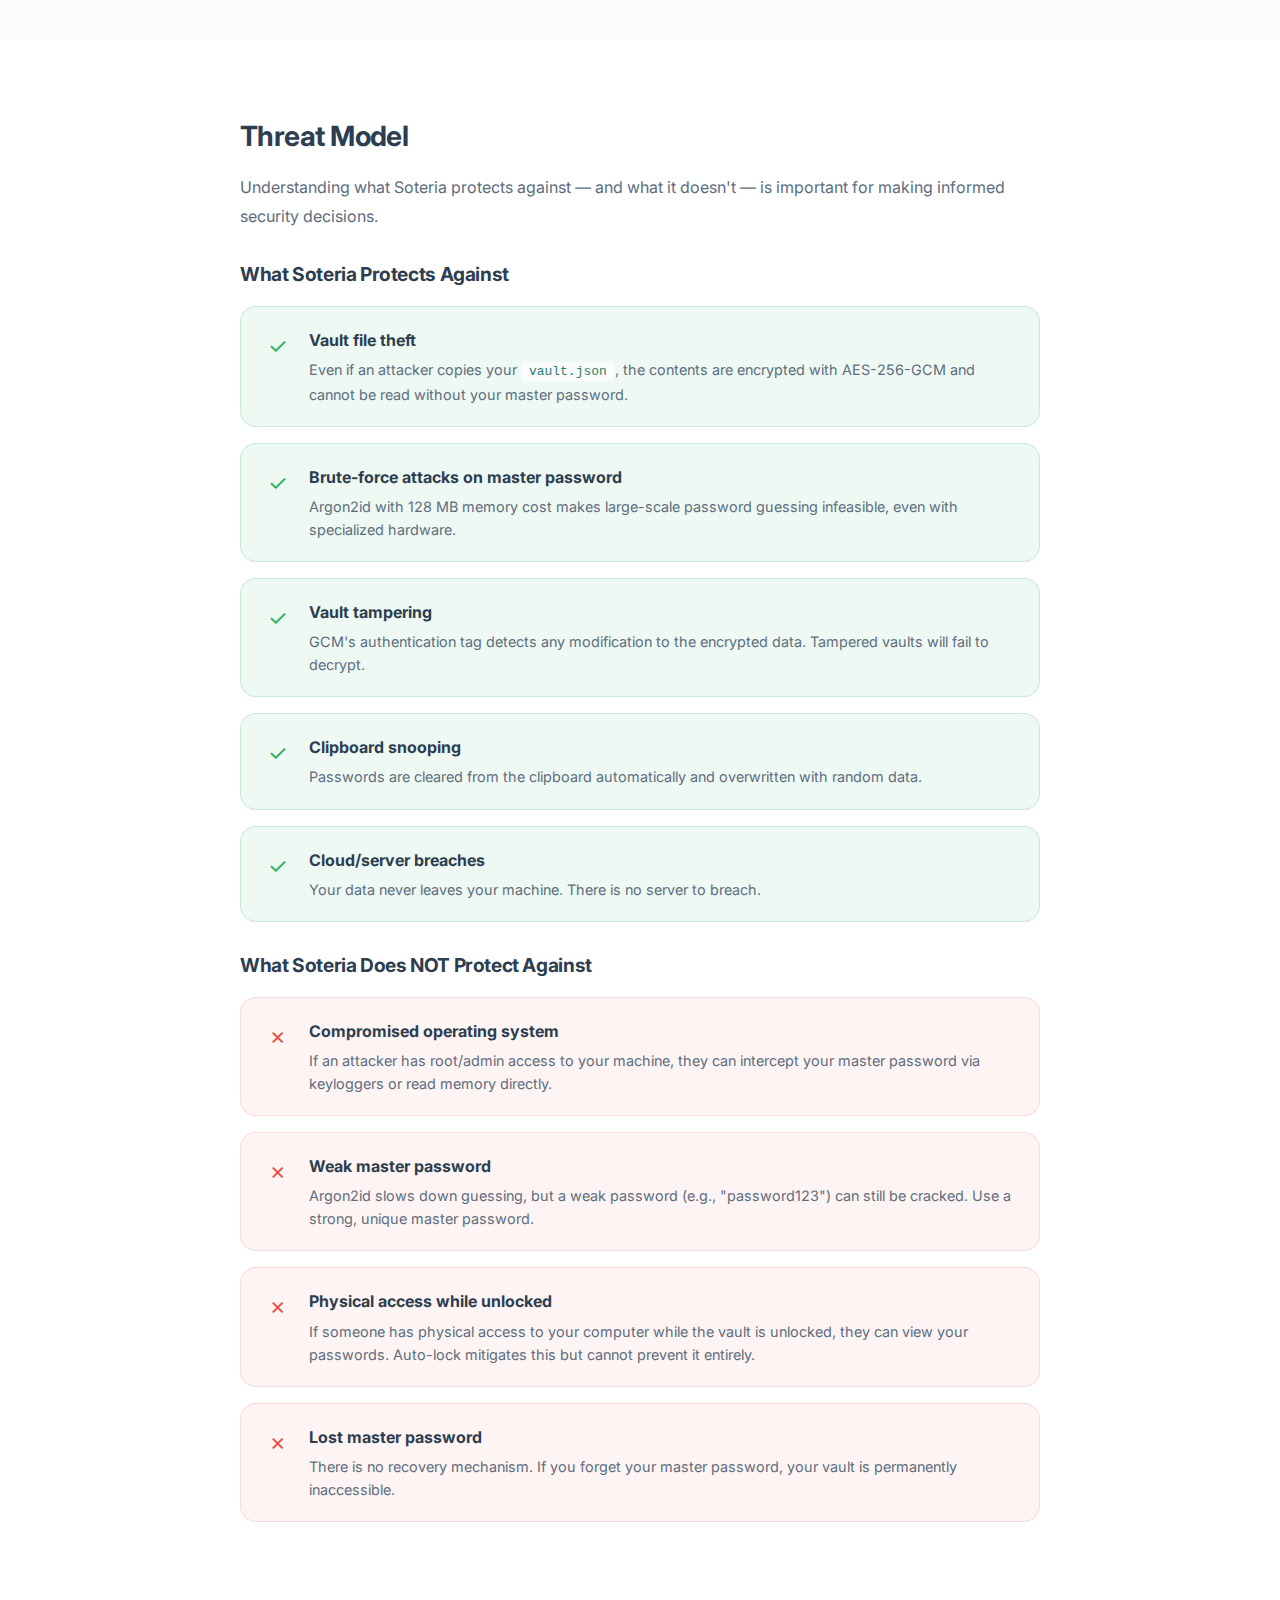
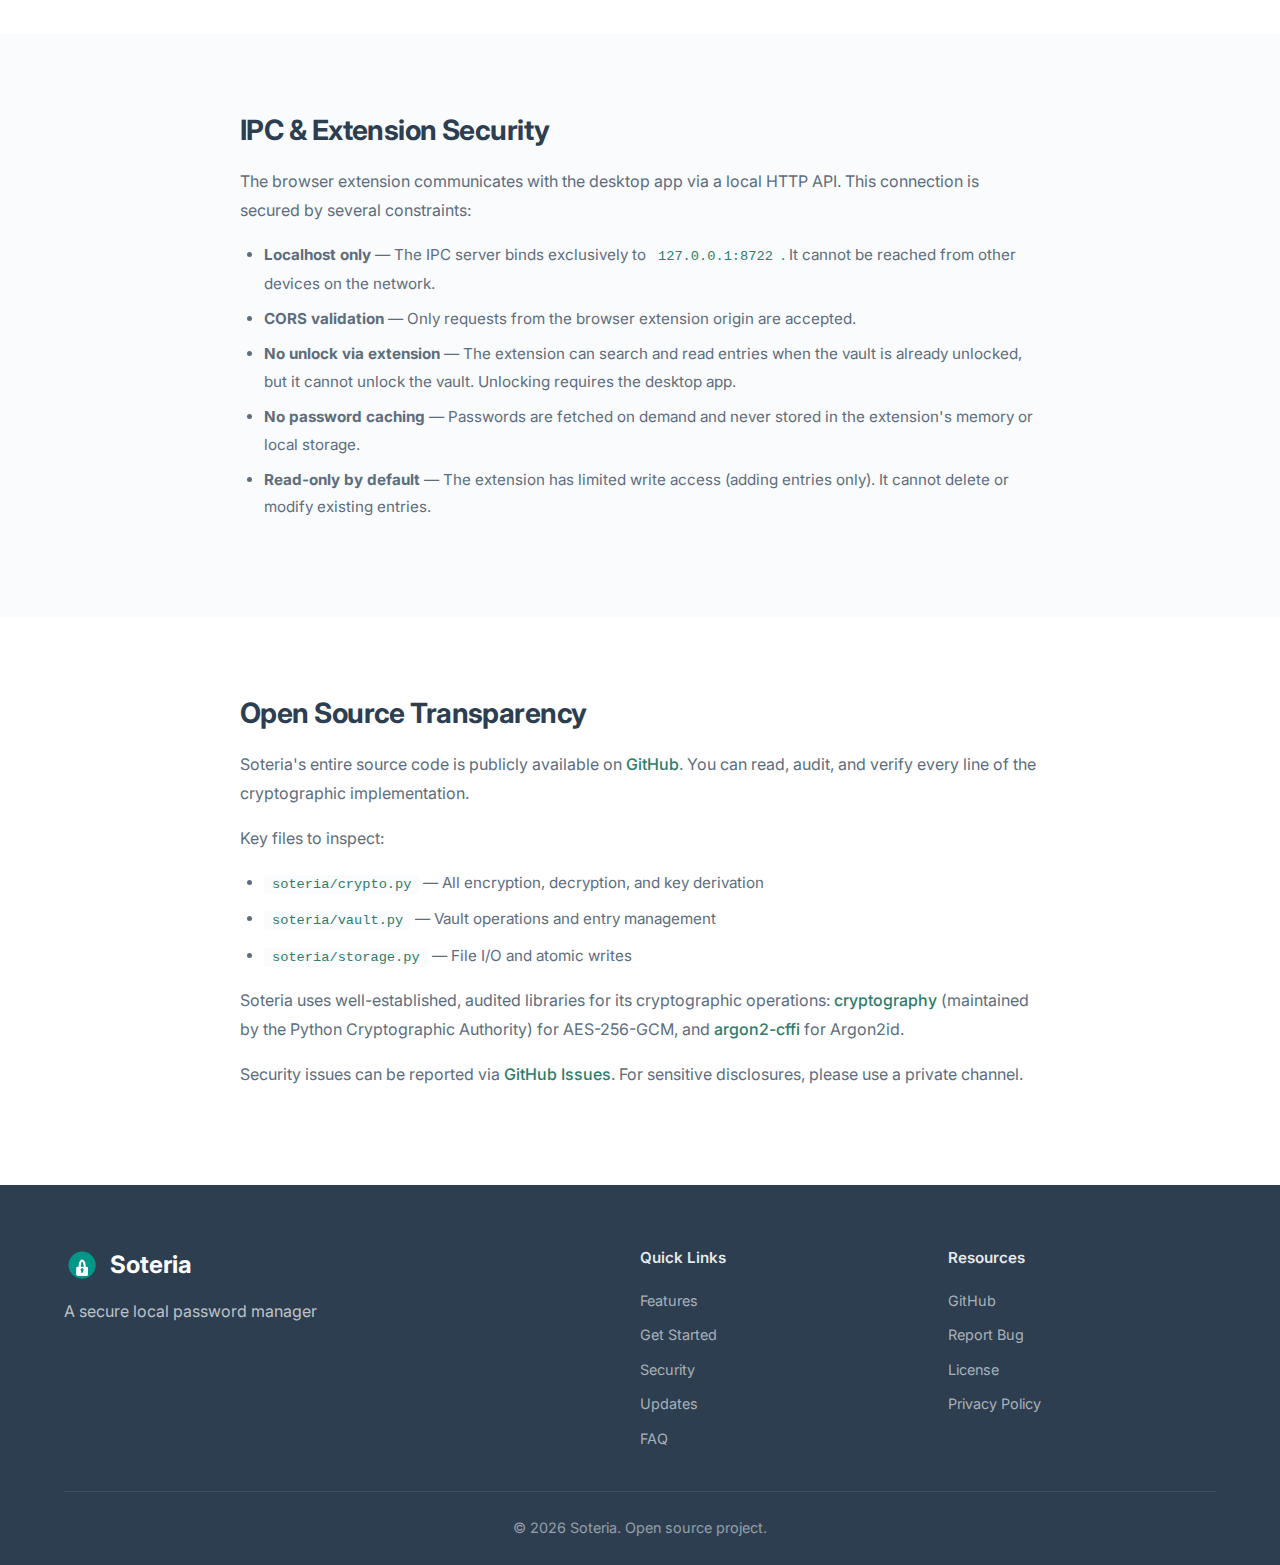
<file: security.html>
<!DOCTYPE html>
<html lang="en">
<head>
    <meta charset="UTF-8">
    <meta name="viewport" content="width=device-width, initial-scale=1.0">
    <meta name="description" content="Soteria Security Whitepaper - Detailed overview of the encryption, key derivation, and security model.">
    <title>Security - Soteria Password Manager</title>
    <link rel="stylesheet" href="style.css">
    <link rel="icon" type="image/png" href="assets/soteria.png">
    <!-- Open Graph -->
    <meta property="og:title" content="Security - Soteria Password Manager">
    <meta property="og:description" content="Detailed overview of Soteria's encryption, key derivation, and security model.">
    <meta property="og:image" content="assets/soteria.png">
    <meta property="og:url" content="https://nikokiru.github.io/soteria/security.html">
    <meta property="og:type" content="website">
    <!-- Twitter Card -->
    <meta name="twitter:card" content="summary">
    <meta name="twitter:title" content="Security - Soteria Password Manager">
    <meta name="twitter:description" content="Detailed overview of Soteria's encryption, key derivation, and security model.">
    <meta name="twitter:image" content="assets/soteria.png">
    <!-- Google Fonts -->
    <link rel="preconnect" href="https://fonts.googleapis.com">
    <link rel="preconnect" href="https://fonts.gstatic.com" crossorigin>
    <link href="https://fonts.googleapis.com/css2?family=Inter:wght@300;400;500;600;700&display=swap" rel="stylesheet">
</head>
<body>
    <!-- Navigation -->
    <nav class="navbar scrolled">
        <div class="container nav-container">
            <a href="index.html" class="logo">
                <img src="assets/soteria.png" alt="Soteria Logo" class="logo-icon">
                <span>Soteria</span>
            </a>
            <ul class="nav-links">
                <li><a href="index.html#features">Features</a></li>
                <li><a href="getting-started.html">Get Started</a></li>
                <li><a href="security.html" class="nav-active">Security</a></li>
                <li><a href="updates.html">Updates</a></li>
                <li><a href="https://github.com/nikokiru/soteria" target="_blank" class="btn btn-outline">GitHub</a></li>
            </ul>
            <button class="mobile-menu-btn" aria-label="Toggle menu">
                <span></span>
                <span></span>
                <span></span>
            </button>
        </div>
    </nav>

    <!-- Page Header -->
    <header class="page-header">
        <div class="container">
            <h1>Security Whitepaper</h1>
            <p>How Soteria protects your passwords, from encryption primitives to runtime defenses.</p>
        </div>
    </header>

    <!-- Table of Contents -->
    <section class="content-section">
        <div class="container">
            <div class="toc">
                <h3>Contents</h3>
                <ol>
                    <li><a href="#overview">Overview</a></li>
                    <li><a href="#key-derivation">Key Derivation (Argon2id)</a></li>
                    <li><a href="#encryption">Encryption (AES-256-GCM)</a></li>
                    <li><a href="#vault-format">Vault File Format</a></li>
                    <li><a href="#runtime">Runtime Protections</a></li>
                    <li><a href="#threat-model">Threat Model</a></li>
                    <li><a href="#ipc-security">IPC &amp; Extension Security</a></li>
                    <li><a href="#transparency">Open Source Transparency</a></li>
                </ol>
            </div>
        </div>
    </section>

    <!-- Overview -->
    <section id="overview" class="content-section content-section-alt">
        <div class="container">
            <div class="whitepaper-section">
                <h2>Overview</h2>
                <p>Soteria is a local-first password manager. Your vault file never leaves your device and is never transmitted over a network. All encryption and decryption happens client-side, on your machine.</p>
                <p>The security model is built on two foundations:</p>
                <ul>
                    <li><strong>Argon2id</strong> for key derivation &mdash; converts your master password into a 256-bit encryption key, resistant to GPU and ASIC attacks.</li>
                    <li><strong>AES-256-GCM</strong> for authenticated encryption &mdash; encrypts your vault and verifies data integrity in a single operation.</li>
                </ul>
                <p>There is no "forgot password" feature. If you lose your master password, your vault cannot be recovered by anyone, including the developers. This is by design.</p>
            </div>
        </div>
    </section>

    <!-- Key Derivation -->
    <section id="key-derivation" class="content-section">
        <div class="container">
            <div class="whitepaper-section">
                <h2>Key Derivation: Argon2id</h2>
                <p><a href="https://en.wikipedia.org/wiki/Argon2" target="_blank" rel="noopener">Argon2</a> won the 2015 Password Hashing Competition and is the recommended algorithm by OWASP for password storage. Soteria uses the <strong>Argon2id</strong> variant, which combines resistance to both side-channel attacks (Argon2i) and GPU/ASIC attacks (Argon2d).</p>

                <div class="spec-table-wrapper">
                    <table class="spec-table">
                        <thead>
                            <tr>
                                <th>Parameter</th>
                                <th>Value</th>
                                <th>Rationale</th>
                            </tr>
                        </thead>
                        <tbody>
                            <tr>
                                <td>Time cost</td>
                                <td>4 iterations</td>
                                <td>Higher iteration count increases attacker cost linearly</td>
                            </tr>
                            <tr>
                                <td>Memory cost</td>
                                <td>128 MB (131,072 KiB)</td>
                                <td>Forces attackers to dedicate significant memory per guess, defeating parallel GPU attacks</td>
                            </tr>
                            <tr>
                                <td>Parallelism</td>
                                <td>4 threads</td>
                                <td>Utilizes multi-core CPUs for faster legitimate derivation</td>
                            </tr>
                            <tr>
                                <td>Output length</td>
                                <td>32 bytes (256 bits)</td>
                                <td>Matches AES-256 key size exactly</td>
                            </tr>
                            <tr>
                                <td>Salt</td>
                                <td>16 random bytes</td>
                                <td>Unique per vault, regenerated on master password change</td>
                            </tr>
                        </tbody>
                    </table>
                </div>

                <p>With 128 MB of required memory per hash attempt, a brute-force attack on a reasonable master password is computationally infeasible. An attacker with 8 GB of GPU memory could only run ~62 parallel guesses, compared to millions with simpler algorithms like PBKDF2.</p>
            </div>
        </div>
    </section>

    <!-- Encryption -->
    <section id="encryption" class="content-section content-section-alt">
        <div class="container">
            <div class="whitepaper-section">
                <h2>Encryption: AES-256-GCM</h2>
                <p>AES-256-GCM (Galois/Counter Mode) provides both <strong>confidentiality</strong> and <strong>integrity</strong> in a single operation. It is the same cipher suite used by TLS 1.3, government classified systems, and major cloud providers.</p>

                <div class="spec-table-wrapper">
                    <table class="spec-table">
                        <thead>
                            <tr>
                                <th>Parameter</th>
                                <th>Value</th>
                            </tr>
                        </thead>
                        <tbody>
                            <tr>
                                <td>Algorithm</td>
                                <td>AES-256-GCM (authenticated encryption)</td>
                            </tr>
                            <tr>
                                <td>Key size</td>
                                <td>256 bits (from Argon2id)</td>
                            </tr>
                            <tr>
                                <td>Nonce</td>
                                <td>12 bytes (96 bits), unique per encryption</td>
                            </tr>
                            <tr>
                                <td>Authentication</td>
                                <td>GCM tag (128 bits) &mdash; verifies data was not tampered with</td>
                            </tr>
                        </tbody>
                    </table>
                </div>

                <h3>How It Works</h3>
                <div class="flow-diagram">
                    <div class="flow-row">
                        <div class="flow-box">Master Password</div>
                        <div class="flow-arrow">&rarr;</div>
                        <div class="flow-box flow-box-accent">Argon2id + Salt</div>
                        <div class="flow-arrow">&rarr;</div>
                        <div class="flow-box">256-bit Key</div>
                    </div>
                    <div class="flow-row">
                        <div class="flow-box">Entries (JSON)</div>
                        <div class="flow-arrow">&rarr;</div>
                        <div class="flow-box flow-box-accent">AES-256-GCM + Nonce</div>
                        <div class="flow-arrow">&rarr;</div>
                        <div class="flow-box">Encrypted Vault</div>
                    </div>
                </div>

                <p>When you enter a wrong master password, Argon2id derives a different key, and AES-GCM's authentication tag will fail to verify. This produces an <code>InvalidTag</code> error &mdash; no separate password hash is stored or needed.</p>
            </div>
        </div>
    </section>

    <!-- Vault Format -->
    <section id="vault-format" class="content-section">
        <div class="container">
            <div class="whitepaper-section">
                <h2>Vault File Format</h2>
                <p>Your encrypted vault is stored at <code>~/.soteria/vault.json</code>. The file contains three fields, all Base64-encoded:</p>
                <div class="code-block">
                    <code>{<br>&nbsp;&nbsp;"salt": "&lt;base64 16 bytes&gt;",<br>&nbsp;&nbsp;"nonce": "&lt;base64 12 bytes&gt;",<br>&nbsp;&nbsp;"data": "&lt;base64 encrypted entries JSON&gt;"<br>}</code>
                </div>
                <ul>
                    <li><strong>salt</strong> &mdash; Random per-vault salt used for key derivation. Regenerated when master password changes.</li>
                    <li><strong>nonce</strong> &mdash; Random per-encryption nonce for AES-GCM. A new nonce is generated every time the vault is saved.</li>
                    <li><strong>data</strong> &mdash; The encrypted payload containing all password entries as a JSON array.</li>
                </ul>
                <p>File permissions are set to <code>0600</code> on Unix systems (owner read/write only). The vault directory (<code>~/.soteria/</code>) is set to <code>0700</code>.</p>
                <p>Writes are atomic: data is written to a temporary file first, then renamed to <code>vault.json</code>. This prevents corruption if the process crashes mid-write.</p>
            </div>
        </div>
    </section>

    <!-- Runtime Protections -->
    <section id="runtime" class="content-section content-section-alt">
        <div class="container">
            <div class="whitepaper-section">
                <h2>Runtime Protections</h2>
                <p>Beyond encryption at rest, Soteria enforces several runtime defenses:</p>

                <div class="protection-grid">
                    <div class="protection-card">
                        <h3>Mandatory Auto-Lock</h3>
                        <p>The vault automatically locks after 1&ndash;30 minutes of inactivity (configurable, default 5 minutes). The "Never" option has been removed &mdash; auto-lock cannot be disabled.</p>
                    </div>
                    <div class="protection-card">
                        <h3>Secure Clipboard Clear</h3>
                        <p>After copying a password, the clipboard is automatically cleared within 15 seconds to 2 minutes (configurable, default 30 seconds). The clipboard is overwritten with random data before clearing to prevent forensic recovery.</p>
                    </div>
                    <div class="protection-card">
                        <h3>Rate Limiting</h3>
                        <p>After 5 consecutive failed unlock attempts, exponential backoff is applied. This makes online brute-force attacks impractical without restarting the application.</p>
                    </div>
                    <div class="protection-card">
                        <h3>Password Field Auto-Hide</h3>
                        <p>When a password is revealed in the GUI, it automatically hides again after 10 seconds to prevent shoulder surfing.</p>
                    </div>
                    <div class="protection-card">
                        <h3>File Permissions</h3>
                        <p>On Unix systems, the vault file is restricted to <code>0600</code> (owner-only read/write) and the directory to <code>0700</code>.</p>
                    </div>
                    <div class="protection-card">
                        <h3>Memory Handling</h3>
                        <p>The encryption key and decrypted entries are held in memory only while the vault is unlocked. Locking the vault clears all sensitive data from memory.</p>
                    </div>
                </div>
            </div>
        </div>
    </section>

    <!-- Threat Model -->
    <section id="threat-model" class="content-section">
        <div class="container">
            <div class="whitepaper-section">
                <h2>Threat Model</h2>
                <p>Understanding what Soteria protects against &mdash; and what it doesn't &mdash; is important for making informed security decisions.</p>

                <h3>What Soteria Protects Against</h3>
                <div class="threat-list">
                    <div class="threat-item threat-protected">
                        <span class="threat-icon">&#10003;</span>
                        <div>
                            <strong>Vault file theft</strong>
                            <p>Even if an attacker copies your <code>vault.json</code>, the contents are encrypted with AES-256-GCM and cannot be read without your master password.</p>
                        </div>
                    </div>
                    <div class="threat-item threat-protected">
                        <span class="threat-icon">&#10003;</span>
                        <div>
                            <strong>Brute-force attacks on master password</strong>
                            <p>Argon2id with 128 MB memory cost makes large-scale password guessing infeasible, even with specialized hardware.</p>
                        </div>
                    </div>
                    <div class="threat-item threat-protected">
                        <span class="threat-icon">&#10003;</span>
                        <div>
                            <strong>Vault tampering</strong>
                            <p>GCM's authentication tag detects any modification to the encrypted data. Tampered vaults will fail to decrypt.</p>
                        </div>
                    </div>
                    <div class="threat-item threat-protected">
                        <span class="threat-icon">&#10003;</span>
                        <div>
                            <strong>Clipboard snooping</strong>
                            <p>Passwords are cleared from the clipboard automatically and overwritten with random data.</p>
                        </div>
                    </div>
                    <div class="threat-item threat-protected">
                        <span class="threat-icon">&#10003;</span>
                        <div>
                            <strong>Cloud/server breaches</strong>
                            <p>Your data never leaves your machine. There is no server to breach.</p>
                        </div>
                    </div>
                </div>

                <h3>What Soteria Does NOT Protect Against</h3>
                <div class="threat-list">
                    <div class="threat-item threat-unprotected">
                        <span class="threat-icon">&#10007;</span>
                        <div>
                            <strong>Compromised operating system</strong>
                            <p>If an attacker has root/admin access to your machine, they can intercept your master password via keyloggers or read memory directly.</p>
                        </div>
                    </div>
                    <div class="threat-item threat-unprotected">
                        <span class="threat-icon">&#10007;</span>
                        <div>
                            <strong>Weak master password</strong>
                            <p>Argon2id slows down guessing, but a weak password (e.g., "password123") can still be cracked. Use a strong, unique master password.</p>
                        </div>
                    </div>
                    <div class="threat-item threat-unprotected">
                        <span class="threat-icon">&#10007;</span>
                        <div>
                            <strong>Physical access while unlocked</strong>
                            <p>If someone has physical access to your computer while the vault is unlocked, they can view your passwords. Auto-lock mitigates this but cannot prevent it entirely.</p>
                        </div>
                    </div>
                    <div class="threat-item threat-unprotected">
                        <span class="threat-icon">&#10007;</span>
                        <div>
                            <strong>Lost master password</strong>
                            <p>There is no recovery mechanism. If you forget your master password, your vault is permanently inaccessible.</p>
                        </div>
                    </div>
                </div>
            </div>
        </div>
    </section>

    <!-- IPC Security -->
    <section id="ipc-security" class="content-section content-section-alt">
        <div class="container">
            <div class="whitepaper-section">
                <h2>IPC &amp; Extension Security</h2>
                <p>The browser extension communicates with the desktop app via a local HTTP API. This connection is secured by several constraints:</p>
                <ul>
                    <li><strong>Localhost only</strong> &mdash; The IPC server binds exclusively to <code>127.0.0.1:8722</code>. It cannot be reached from other devices on the network.</li>
                    <li><strong>CORS validation</strong> &mdash; Only requests from the browser extension origin are accepted.</li>
                    <li><strong>No unlock via extension</strong> &mdash; The extension can search and read entries when the vault is already unlocked, but it cannot unlock the vault. Unlocking requires the desktop app.</li>
                    <li><strong>No password caching</strong> &mdash; Passwords are fetched on demand and never stored in the extension's memory or local storage.</li>
                    <li><strong>Read-only by default</strong> &mdash; The extension has limited write access (adding entries only). It cannot delete or modify existing entries.</li>
                </ul>
            </div>
        </div>
    </section>

    <!-- Transparency -->
    <section id="transparency" class="content-section">
        <div class="container">
            <div class="whitepaper-section">
                <h2>Open Source Transparency</h2>
                <p>Soteria's entire source code is publicly available on <a href="https://github.com/nikokiru/soteria" target="_blank" rel="noopener">GitHub</a>. You can read, audit, and verify every line of the cryptographic implementation.</p>
                <p>Key files to inspect:</p>
                <ul>
                    <li><a href="https://github.com/nikokiru/soteria/blob/main/soteria/crypto.py" target="_blank" rel="noopener"><code>soteria/crypto.py</code></a> &mdash; All encryption, decryption, and key derivation</li>
                    <li><a href="https://github.com/nikokiru/soteria/blob/main/soteria/vault.py" target="_blank" rel="noopener"><code>soteria/vault.py</code></a> &mdash; Vault operations and entry management</li>
                    <li><a href="https://github.com/nikokiru/soteria/blob/main/soteria/storage.py" target="_blank" rel="noopener"><code>soteria/storage.py</code></a> &mdash; File I/O and atomic writes</li>
                </ul>
                <p>Soteria uses well-established, audited libraries for its cryptographic operations: <a href="https://cryptography.io/" target="_blank" rel="noopener">cryptography</a> (maintained by the Python Cryptographic Authority) for AES-256-GCM, and <a href="https://argon2-cffi.readthedocs.io/" target="_blank" rel="noopener">argon2-cffi</a> for Argon2id.</p>
                <p>Security issues can be reported via <a href="https://github.com/nikokiru/soteria/issues" target="_blank" rel="noopener">GitHub Issues</a>. For sensitive disclosures, please use a private channel.</p>
            </div>
        </div>
    </section>

    <!-- Footer -->
    <footer class="footer">
        <div class="container">
            <div class="footer-grid">
                <div class="footer-brand-section">
                    <div class="footer-brand">
                        <img src="assets/soteria.png" alt="Soteria" class="footer-logo">
                        <span>Soteria</span>
                    </div>
                    <p class="footer-tagline">A secure local password manager</p>
                </div>
                <div class="footer-links">
                    <h4>Quick Links</h4>
                    <a href="index.html#features">Features</a>
                    <a href="getting-started.html">Get Started</a>
                    <a href="security.html">Security</a>
                    <a href="updates.html">Updates</a>
                    <a href="index.html#faq">FAQ</a>
                </div>
                <div class="footer-links">
                    <h4>Resources</h4>
                    <a href="https://github.com/nikokiru/soteria" target="_blank">GitHub</a>
                    <a href="https://github.com/nikokiru/soteria/issues" target="_blank">Report Bug</a>
                    <a href="https://github.com/nikokiru/soteria/blob/main/LICENSE" target="_blank">License</a>
                    <a href="privacy.html">Privacy Policy</a>
                </div>
            </div>
            <div class="footer-bottom">
                <p class="footer-copyright">&copy; 2026 Soteria. Open source project.</p>
            </div>
        </div>
    </footer>

    <script>
        // Mobile menu toggle
        const mobileMenuBtn = document.querySelector('.mobile-menu-btn');
        const navLinks = document.querySelector('.nav-links');

        mobileMenuBtn.addEventListener('click', () => {
            navLinks.classList.toggle('active');
            mobileMenuBtn.classList.toggle('active');
        });

        // Smooth scroll for anchor links
        document.querySelectorAll('a[href^="#"]').forEach(anchor => {
            anchor.addEventListener('click', function (e) {
                e.preventDefault();
                const target = document.querySelector(this.getAttribute('href'));
                if (target) {
                    target.scrollIntoView({ behavior: 'smooth', block: 'start' });
                }
            });
        });
    </script>
</body>
</html>
</file>
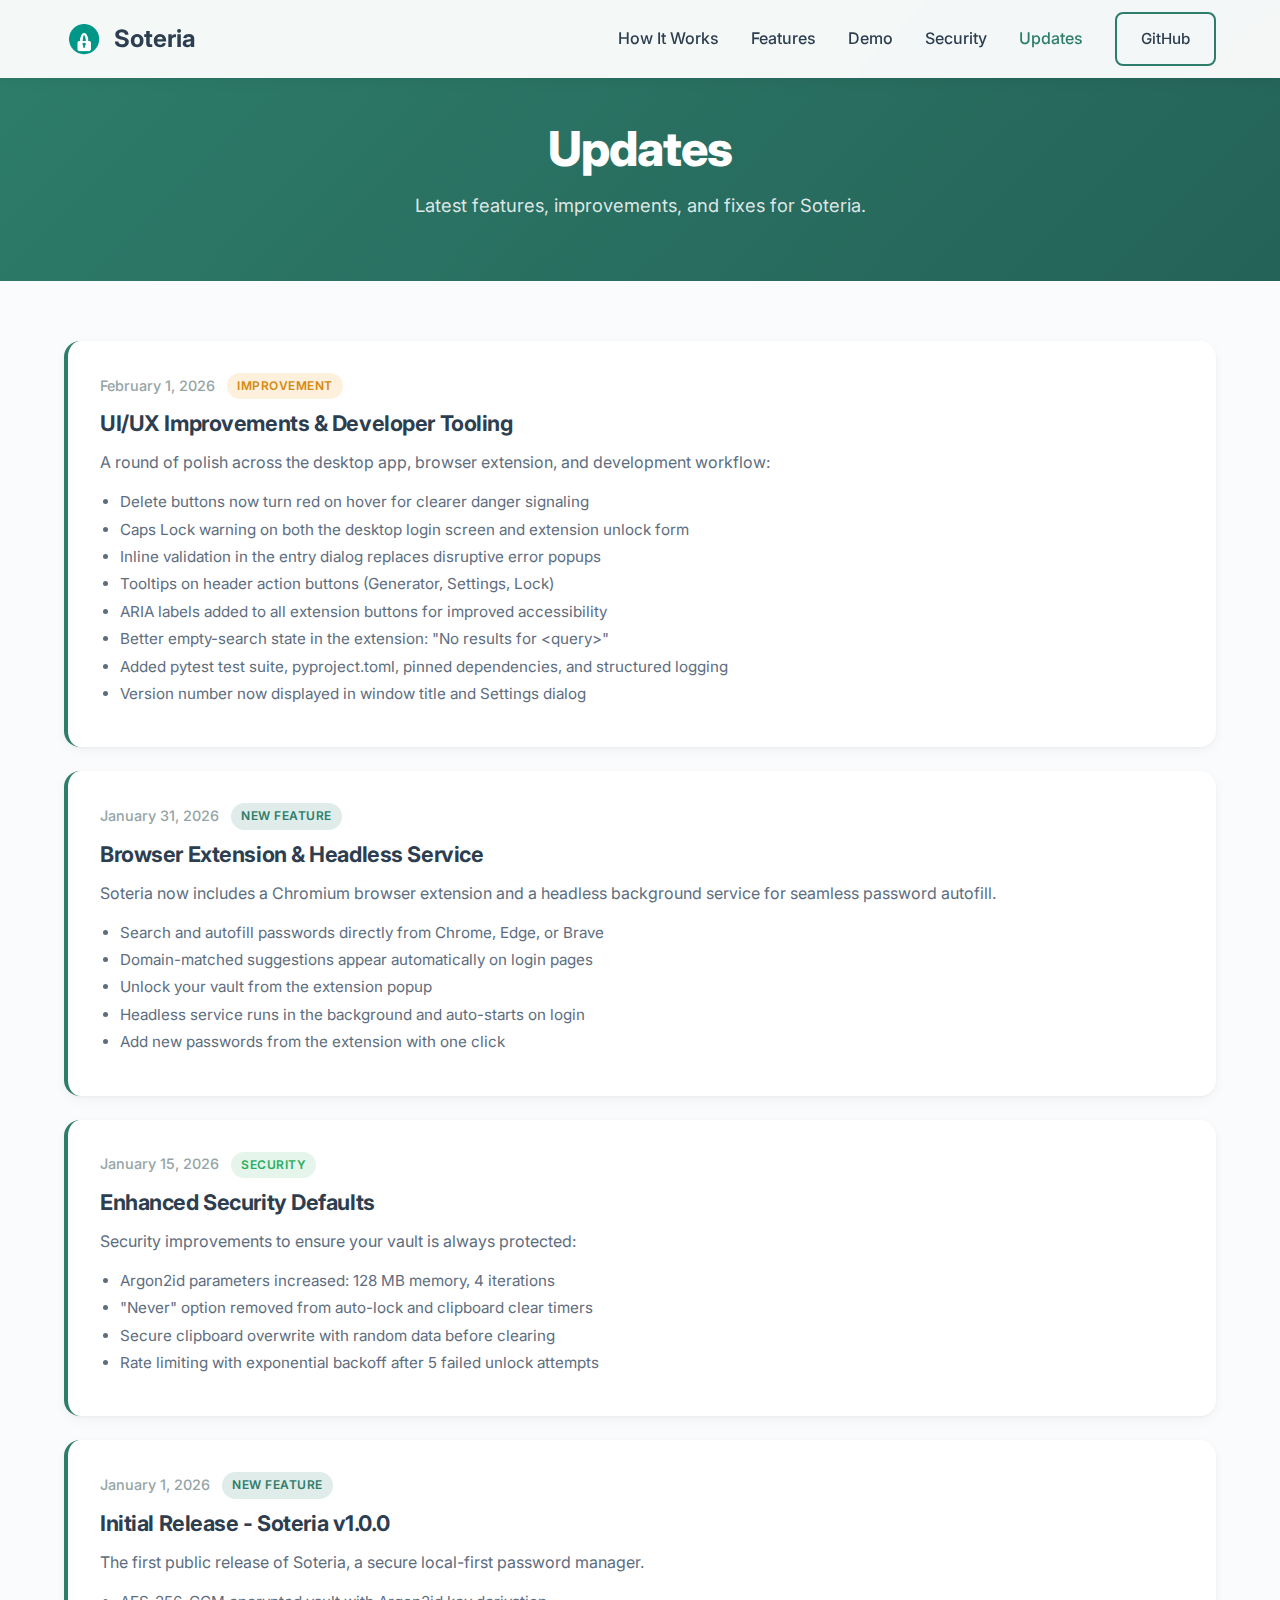
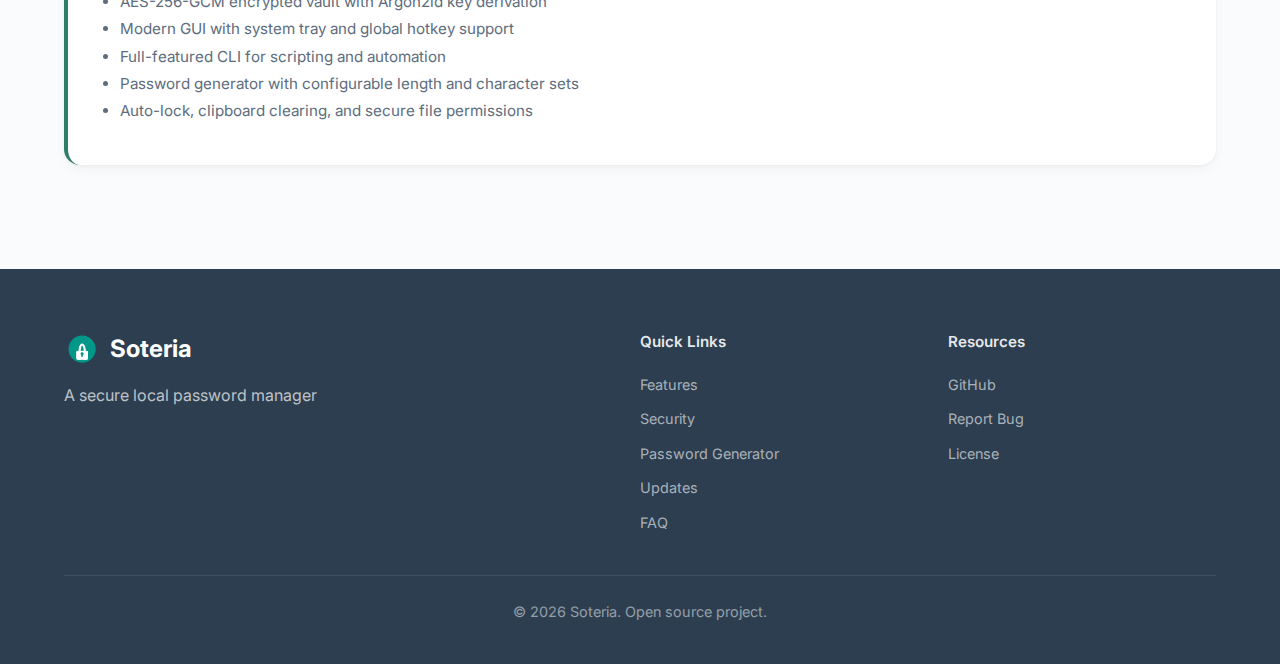
<file: updates.html>
<!DOCTYPE html>
<html lang="en">
<head>
    <meta charset="UTF-8">
    <meta name="viewport" content="width=device-width, initial-scale=1.0">
    <meta name="description" content="Soteria Password Manager - Latest updates, features, and improvements.">
    <title>Updates - Soteria Password Manager</title>
    <link rel="stylesheet" href="style.css">
    <link rel="icon" type="image/png" href="assets/soteria.png">
    <!-- Open Graph -->
    <meta property="og:title" content="Updates - Soteria Password Manager">
    <meta property="og:description" content="Latest updates, features, and improvements for Soteria.">
    <meta property="og:image" content="assets/soteria.png">
    <meta property="og:type" content="website">
    <!-- Twitter Card -->
    <meta name="twitter:card" content="summary">
    <meta name="twitter:title" content="Updates - Soteria Password Manager">
    <meta name="twitter:description" content="Latest updates, features, and improvements for Soteria.">
    <meta name="twitter:image" content="assets/soteria.png">
    <!-- Google Fonts -->
    <link rel="preconnect" href="https://fonts.googleapis.com">
    <link rel="preconnect" href="https://fonts.gstatic.com" crossorigin>
    <link href="https://fonts.googleapis.com/css2?family=Inter:wght@300;400;500;600;700&display=swap" rel="stylesheet">
</head>
<body>
    <!-- Navigation -->
    <nav class="navbar scrolled">
        <div class="container nav-container">
            <a href="index.html" class="logo">
                <img src="assets/soteria.png" alt="Soteria Logo" class="logo-icon">
                <span>Soteria</span>
            </a>
            <ul class="nav-links">
                <li><a href="index.html#how-it-works">How It Works</a></li>
                <li><a href="index.html#features">Features</a></li>
                <li><a href="index.html#demo">Demo</a></li>
                <li><a href="index.html#security">Security</a></li>
                <li><a href="updates.html" class="nav-active">Updates</a></li>
                <li><a href="https://github.com/nikokiru/soteria" target="_blank" class="btn btn-outline">GitHub</a></li>
            </ul>
            <button class="mobile-menu-btn" aria-label="Toggle menu">
                <span></span>
                <span></span>
                <span></span>
            </button>
        </div>
    </nav>

    <!-- Page Header -->
    <header class="page-header">
        <div class="container">
            <h1>Updates</h1>
            <p>Latest features, improvements, and fixes for Soteria.</p>
        </div>
    </header>

    <!-- Updates Feed -->
    <!--
        HOW TO POST A NEW UPDATE:
        1. Copy an existing <article class="update-card"> block below.
        2. Paste it ABOVE the most recent entry (newest first).
        3. Change the datetime attribute, date text, badge class, title, and content.
        4. Badge classes: badge-feature (teal), badge-fix (red), badge-improvement (orange), badge-security (green).
        5. Commit and push to deploy.
    -->
    <main class="updates-feed">
        <div class="container">

            <article class="update-card">
                <div class="update-meta">
                    <time datetime="2026-02-01" class="update-date">February 1, 2026</time>
                    <span class="update-badge badge-improvement">Improvement</span>
                </div>
                <h2 class="update-title">UI/UX Improvements & Developer Tooling</h2>
                <div class="update-content">
                    <p>A round of polish across the desktop app, browser extension, and development workflow:</p>
                    <ul>
                        <li>Delete buttons now turn red on hover for clearer danger signaling</li>
                        <li>Caps Lock warning on both the desktop login screen and extension unlock form</li>
                        <li>Inline validation in the entry dialog replaces disruptive error popups</li>
                        <li>Tooltips on header action buttons (Generator, Settings, Lock)</li>
                        <li>ARIA labels added to all extension buttons for improved accessibility</li>
                        <li>Better empty-search state in the extension: "No results for &lt;query&gt;"</li>
                        <li>Added pytest test suite, pyproject.toml, pinned dependencies, and structured logging</li>
                        <li>Version number now displayed in window title and Settings dialog</li>
                    </ul>
                </div>
            </article>

            <article class="update-card">
                <div class="update-meta">
                    <time datetime="2026-01-31" class="update-date">January 31, 2026</time>
                    <span class="update-badge badge-feature">New Feature</span>
                </div>
                <h2 class="update-title">Browser Extension & Headless Service</h2>
                <div class="update-content">
                    <p>Soteria now includes a Chromium browser extension and a headless background service for seamless password autofill.</p>
                    <ul>
                        <li>Search and autofill passwords directly from Chrome, Edge, or Brave</li>
                        <li>Domain-matched suggestions appear automatically on login pages</li>
                        <li>Unlock your vault from the extension popup</li>
                        <li>Headless service runs in the background and auto-starts on login</li>
                        <li>Add new passwords from the extension with one click</li>
                    </ul>
                </div>
            </article>

            <article class="update-card">
                <div class="update-meta">
                    <time datetime="2026-01-15" class="update-date">January 15, 2026</time>
                    <span class="update-badge badge-security">Security</span>
                </div>
                <h2 class="update-title">Enhanced Security Defaults</h2>
                <div class="update-content">
                    <p>Security improvements to ensure your vault is always protected:</p>
                    <ul>
                        <li>Argon2id parameters increased: 128 MB memory, 4 iterations</li>
                        <li>"Never" option removed from auto-lock and clipboard clear timers</li>
                        <li>Secure clipboard overwrite with random data before clearing</li>
                        <li>Rate limiting with exponential backoff after 5 failed unlock attempts</li>
                    </ul>
                </div>
            </article>

            <article class="update-card">
                <div class="update-meta">
                    <time datetime="2026-01-01" class="update-date">January 1, 2026</time>
                    <span class="update-badge badge-feature">New Feature</span>
                </div>
                <h2 class="update-title">Initial Release - Soteria v1.0.0</h2>
                <div class="update-content">
                    <p>The first public release of Soteria, a secure local-first password manager.</p>
                    <ul>
                        <li>AES-256-GCM encrypted vault with Argon2id key derivation</li>
                        <li>Modern GUI with system tray and global hotkey support</li>
                        <li>Full-featured CLI for scripting and automation</li>
                        <li>Password generator with configurable length and character sets</li>
                        <li>Auto-lock, clipboard clearing, and secure file permissions</li>
                    </ul>
                </div>
            </article>

        </div>
    </main>

    <!-- Footer -->
    <footer class="footer">
        <div class="container">
            <div class="footer-grid">
                <div class="footer-brand-section">
                    <div class="footer-brand">
                        <img src="assets/soteria.png" alt="Soteria" class="footer-logo">
                        <span>Soteria</span>
                    </div>
                    <p class="footer-tagline">A secure local password manager</p>
                </div>
                <div class="footer-links">
                    <h4>Quick Links</h4>
                    <a href="index.html#features">Features</a>
                    <a href="index.html#security">Security</a>
                    <a href="index.html#demo">Password Generator</a>
                    <a href="updates.html">Updates</a>
                    <a href="index.html#faq">FAQ</a>
                </div>
                <div class="footer-links">
                    <h4>Resources</h4>
                    <a href="https://github.com/nikokiru/soteria" target="_blank">GitHub</a>
                    <a href="https://github.com/nikokiru/soteria/issues" target="_blank">Report Bug</a>
                    <a href="https://github.com/nikokiru/soteria/blob/main/LICENSE" target="_blank">License</a>
                </div>
            </div>
            <div class="footer-bottom">
                <p class="footer-copyright">&copy; 2026 Soteria. Open source project.</p>
            </div>
        </div>
    </footer>

    <script>
        // Mobile menu toggle
        const mobileMenuBtn = document.querySelector('.mobile-menu-btn');
        const navLinks = document.querySelector('.nav-links');

        mobileMenuBtn.addEventListener('click', () => {
            navLinks.classList.toggle('active');
            mobileMenuBtn.classList.toggle('active');
        });
    </script>
</body>
</html>
</file>
<file: style.css>
/* ===================================
   Soteria - GitHub Pages Stylesheet
   =================================== */

/* CSS Variables - Brand Colors */
:root {
    --primary: #2E7D6B;
    --primary-dark: #246358;
    --primary-light: #3D9D88;
    --primary-faded: rgba(46, 125, 107, 0.1);
    --primary-gradient: linear-gradient(135deg, #2E7D6B 0%, #3D9D88 100%);
    --background: #FAFBFC;
    --surface: #FFFFFF;
    --text: #2C3E50;
    --text-light: #5D6D7E;
    --text-muted: #95A5A6;
    --success: #27AE60;
    --danger: #E74C3C;
    --border: #E8ECF0;
    --shadow: 0 1px 3px rgba(0, 0, 0, 0.04), 0 4px 12px rgba(0, 0, 0, 0.04);
    --shadow-lg: 0 4px 6px rgba(0, 0, 0, 0.04), 0 12px 40px rgba(0, 0, 0, 0.08);
    --radius: 16px;
    --radius-sm: 8px;
    --transition: 0.25s ease;
}

/* Reset & Base */
*, *::before, *::after {
    box-sizing: border-box;
    margin: 0;
    padding: 0;
}

html {
    scroll-behavior: smooth;
}

body {
    font-family: 'Inter', -apple-system, BlinkMacSystemFont, 'Segoe UI', Roboto, Oxygen, Ubuntu, sans-serif;
    background: var(--background);
    color: var(--text);
    line-height: 1.7;
    overflow-x: hidden;
}

.container {
    max-width: 1200px;
    margin: 0 auto;
    padding: 0 24px;
}

/* Typography */
h1, h2, h3 {
    font-weight: 700;
    line-height: 1.2;
    letter-spacing: -0.02em;
}

h1 {
    font-size: clamp(2.75rem, 5.5vw, 4.25rem);
    font-weight: 800;
}

h2 {
    font-size: clamp(1.75rem, 3vw, 2.5rem);
}

h3 {
    font-size: 1.25rem;
}

p {
    color: var(--text-light);
}

/* Buttons */
.btn {
    display: inline-flex;
    align-items: center;
    gap: 8px;
    padding: 12px 24px;
    border-radius: var(--radius-sm);
    font-weight: 600;
    font-size: 0.95rem;
    text-decoration: none;
    transition: all var(--transition);
    cursor: pointer;
    border: none;
}

.btn-primary {
    background: var(--primary-gradient);
    color: white;
    box-shadow: 0 1px 2px rgba(0, 0, 0, 0.08), 0 4px 12px rgba(46, 125, 107, 0.2);
}

.btn-primary:hover {
    background: var(--primary-dark);
    transform: translateY(-1px);
    box-shadow: 0 2px 4px rgba(0, 0, 0, 0.08), 0 8px 24px rgba(46, 125, 107, 0.25);
}

.btn-outline {
    background: transparent;
    color: var(--primary);
    border: 2px solid var(--primary);
}

.btn-outline:hover {
    background: var(--primary);
    color: white;
}

.btn-large {
    padding: 16px 32px;
    font-size: 1.1rem;
}

/* Navigation */
.navbar {
    position: fixed;
    top: 0;
    left: 0;
    right: 0;
    z-index: 1000;
    padding: 16px 0;
    transition: all var(--transition);
}

.navbar.scrolled {
    background: rgba(255, 255, 255, 0.95);
    backdrop-filter: blur(10px);
    box-shadow: var(--shadow);
    padding: 12px 0;
}

.nav-container {
    display: flex;
    align-items: center;
    justify-content: space-between;
}

.logo {
    display: flex;
    align-items: center;
    gap: 10px;
    text-decoration: none;
    color: var(--text);
    font-weight: 700;
    font-size: 1.5rem;
}

.logo-icon {
    width: 40px;
    height: 40px;
}

.nav-links {
    display: flex;
    align-items: center;
    gap: 32px;
    list-style: none;
}

.nav-links a {
    text-decoration: none;
    color: var(--text);
    font-weight: 500;
    transition: color var(--transition);
}

.nav-links a:hover {
    color: var(--primary);
}

.mobile-menu-btn {
    display: none;
    flex-direction: column;
    gap: 5px;
    background: none;
    border: none;
    cursor: pointer;
    padding: 5px;
}

.mobile-menu-btn span {
    width: 25px;
    height: 3px;
    background: var(--text);
    border-radius: 2px;
    transition: all var(--transition);
}

.mobile-menu-btn.active span:nth-child(1) {
    transform: rotate(45deg) translate(5px, 5px);
}

.mobile-menu-btn.active span:nth-child(2) {
    opacity: 0;
}

.mobile-menu-btn.active span:nth-child(3) {
    transform: rotate(-45deg) translate(7px, -6px);
}

/* Hero Section */
.hero {
    position: relative;
    display: flex;
    flex-direction: column;
    align-items: center;
    padding: 120px 0 0;
    overflow: hidden;
    background:
        radial-gradient(ellipse 80% 50% at 50% -20%, rgba(46, 125, 107, 0.12) 0%, transparent 50%),
        radial-gradient(ellipse 60% 40% at 80% 50%, rgba(46, 125, 107, 0.06) 0%, transparent 50%),
        var(--background);
}

.hero-content {
    display: grid;
    grid-template-columns: 1fr 1fr;
    gap: 60px;
    align-items: center;
    padding-bottom: 80px;
}

.hero-text h1 {
    margin-bottom: 24px;
}

.hero-text .highlight {
    color: var(--primary);
}

.hero-subtitle {
    font-size: 1.2rem;
    margin-bottom: 32px;
    max-width: 500px;
}

.hero-badges {
    display: flex;
    flex-wrap: wrap;
    gap: 12px;
}

.badge {
    display: inline-flex;
    align-items: center;
    gap: 8px;
    padding: 8px 16px;
    background: var(--surface);
    border: 1px solid var(--border);
    border-radius: 50px;
    font-size: 0.9rem;
    font-weight: 500;
    box-shadow: var(--shadow);
    color: var(--text);
}

.badge svg {
    color: var(--primary);
    flex-shrink: 0;
}

/* Trust Strip (below hero CTA) */
.trust-strip {
    width: 100%;
    padding: 28px 0;
    background: var(--surface);
    border-top: 1px solid var(--border);
    border-bottom: 1px solid var(--border);
}

.trust-items {
    display: flex;
    justify-content: center;
    flex-wrap: wrap;
    gap: 32px;
}

.trust-item {
    display: flex;
    align-items: center;
    gap: 8px;
    font-size: 0.9rem;
    font-weight: 500;
    color: var(--text-light);
    white-space: nowrap;
}

.trust-item svg {
    color: var(--primary);
    flex-shrink: 0;
}

/* App Mockup */
.hero-visual {
    display: flex;
    justify-content: center;
}

.app-mockup {
    width: 100%;
    max-width: 400px;
    background: var(--surface);
    border-radius: var(--radius);
    box-shadow: var(--shadow-lg);
    overflow: hidden;
    border: 1px solid var(--border);
}

.mockup-header {
    display: flex;
    align-items: center;
    gap: 12px;
    padding: 12px 16px;
    background: var(--primary);
    color: white;
}

.mockup-dots {
    display: flex;
    gap: 6px;
}

.mockup-dots span {
    width: 12px;
    height: 12px;
    border-radius: 50%;
    background: rgba(255, 255, 255, 0.3);
}

.mockup-dots span:first-child { background: #E74C3C; }
.mockup-dots span:nth-child(2) { background: #F1C40F; }
.mockup-dots span:nth-child(3) { background: #27AE60; }

.mockup-title {
    font-size: 0.85rem;
    font-weight: 500;
}

.mockup-body {
    padding: 16px;
}

.mockup-search {
    display: flex;
    align-items: center;
    gap: 10px;
    padding: 12px 16px;
    background: var(--background);
    border-radius: var(--radius-sm);
    color: var(--text-muted);
    margin-bottom: 16px;
}

.mockup-entry {
    display: flex;
    align-items: center;
    gap: 12px;
    padding: 12px;
    border-radius: var(--radius-sm);
    transition: background var(--transition);
    cursor: pointer;
}

.mockup-entry:hover {
    background: var(--background);
}

.entry-icon {
    display: flex;
    align-items: center;
    justify-content: center;
    width: 36px;
    height: 36px;
    background: var(--primary-faded);
    border-radius: 8px;
    color: var(--primary);
    flex-shrink: 0;
}

.entry-info {
    flex: 1;
    display: flex;
    flex-direction: column;
}

.entry-name {
    font-weight: 600;
    color: var(--text);
}

.entry-user {
    font-size: 0.85rem;
    color: var(--text-muted);
}

.entry-copy {
    opacity: 0.5;
    transition: opacity var(--transition);
}

.mockup-entry:hover .entry-copy {
    opacity: 1;
}

/* Section Styles */
section {
    padding: 120px 0;
}

.section-header {
    text-align: center;
    margin-bottom: 72px;
}

.section-header h2 {
    margin-bottom: 16px;
}

.section-header p {
    font-size: 1.1rem;
    max-width: 600px;
    margin: 0 auto;
}

/* Features Section */
.features {
    background: var(--surface);
}

.features-grid {
    display: grid;
    grid-template-columns: repeat(auto-fit, minmax(320px, 1fr));
    gap: 24px;
}

.feature-card {
    padding: 36px;
    background: var(--surface);
    border: 1px solid var(--border);
    border-radius: var(--radius);
    transition: all var(--transition);
    opacity: 0;
    transform: translateY(20px);
}

.feature-card.animate-in {
    opacity: 1;
    transform: translateY(0);
}

.feature-card:hover {
    border-color: var(--primary);
    transform: translateY(-4px);
    box-shadow: 0 4px 6px rgba(0, 0, 0, 0.04), 0 12px 40px rgba(46, 125, 107, 0.08);
}

.feature-icon {
    display: flex;
    align-items: center;
    justify-content: center;
    width: 56px;
    height: 56px;
    background: var(--primary-faded);
    border-radius: 12px;
    color: var(--primary);
    margin-bottom: 24px;
}

.feature-icon svg {
    width: 28px;
    height: 28px;
}

.feature-card h3 {
    margin-bottom: 12px;
    color: var(--text);
}

.feature-card p {
    font-size: 0.95rem;
}

/* Security Section */
.security {
    background: linear-gradient(135deg, var(--primary) 0%, var(--primary-dark) 100%);
    color: white;
}

.security .section-header h2,
.security .section-header p {
    color: white;
}

.security-highlights {
    display: grid;
    grid-template-columns: repeat(3, 1fr);
    gap: 30px;
}

.security-cta {
    text-align: center;
    margin-top: 48px;
}

.security-whitepaper-btn {
    border-color: rgba(255, 255, 255, 0.6);
    color: white;
}

.security-whitepaper-btn:hover {
    background: rgba(255, 255, 255, 0.15);
    border-color: white;
    color: white;
}

.security-grid {
    display: grid;
    grid-template-columns: repeat(auto-fit, minmax(350px, 1fr));
    gap: 30px;
}

.security-item {
    display: flex;
    gap: 20px;
    padding: 24px;
    background: rgba(255, 255, 255, 0.1);
    border-radius: var(--radius);
    backdrop-filter: blur(10px);
    opacity: 0;
    transform: translateY(20px);
    transition: all var(--transition);
}

.security-item.animate-in {
    opacity: 1;
    transform: translateY(0);
}

.security-item:hover {
    background: rgba(255, 255, 255, 0.15);
    transform: translateY(-3px);
}

.security-icon {
    display: flex;
    align-items: center;
    justify-content: center;
    width: 56px;
    height: 56px;
    background: rgba(255, 255, 255, 0.15);
    border-radius: 12px;
    flex-shrink: 0;
}

.security-icon svg {
    width: 32px;
    height: 32px;
}

.security-content h3 {
    margin-bottom: 8px;
}

.security-content p {
    color: rgba(255, 255, 255, 0.85);
    font-size: 0.95rem;
}

/* ===================================
   Comparison Cards (Why Local)
   =================================== */
.comparison-cards {
    display: grid;
    grid-template-columns: 1fr 1fr;
    gap: 24px;
    max-width: 800px;
    margin: 60px auto 0;
}

.comparison-card {
    padding: 32px;
    border-radius: var(--radius);
    border: 1px solid rgba(255, 255, 255, 0.2);
    opacity: 0;
    transform: translateY(20px);
    transition: all var(--transition);
}

.comparison-card.animate-in {
    opacity: 1;
    transform: translateY(0);
}

.comparison-card--competitor {
    background: rgba(255, 255, 255, 0.05);
}

.comparison-card--soteria {
    background: rgba(255, 255, 255, 0.12);
    border-color: rgba(255, 255, 255, 0.4);
    box-shadow: 0 0 0 1px rgba(255, 255, 255, 0.1);
}

.comparison-title {
    font-size: 1.1rem;
    font-weight: 700;
    margin-bottom: 20px;
    padding-bottom: 12px;
    border-bottom: 1px solid rgba(255, 255, 255, 0.15);
}

.comparison-list {
    list-style: none;
    padding: 0;
    display: flex;
    flex-direction: column;
    gap: 12px;
}

.comparison-list li {
    display: flex;
    align-items: center;
    gap: 10px;
    font-size: 0.95rem;
    color: rgba(255, 255, 255, 0.85);
}

.comparison-list li svg {
    flex-shrink: 0;
}

.comparison-list .compare-neutral svg {
    color: rgba(255, 255, 255, 0.4);
}

.comparison-list .compare-good svg {
    color: #6DDBA6;
}

/* ===================================
   Product Showcase (Tabbed)
   =================================== */
.showcase {
    background: var(--surface);
}

.showcase-tabs {
    display: flex;
    justify-content: center;
    gap: 8px;
    margin-bottom: 40px;
}

.showcase-tab {
    display: inline-flex;
    align-items: center;
    gap: 8px;
    padding: 12px 24px;
    border: 2px solid var(--border);
    border-radius: var(--radius-sm);
    background: var(--surface);
    color: var(--text-light);
    font-weight: 600;
    font-size: 0.95rem;
    cursor: pointer;
    transition: all var(--transition);
}

.showcase-tab:hover {
    border-color: var(--primary);
    color: var(--primary);
}

.showcase-tab.active {
    background: var(--primary);
    border-color: var(--primary);
    color: white;
}

.showcase-tab svg {
    flex-shrink: 0;
}

.showcase-display {
    max-width: 800px;
    margin: 0 auto;
    border-radius: var(--radius);
    overflow: hidden;
    box-shadow: var(--shadow-lg);
    border: 1px solid var(--border);
}

.showcase-panel {
    display: none;
}

.showcase-panel.active {
    display: block;
}

.showcase-placeholder {
    position: relative;
    background: linear-gradient(135deg, var(--primary-faded) 0%, var(--background) 100%);
    aspect-ratio: 16/10;
    display: flex;
    align-items: center;
    justify-content: center;
}

.showcase-placeholder .placeholder-content {
    display: flex;
    flex-direction: column;
    align-items: center;
    gap: 16px;
    color: var(--text-muted);
}

.showcase-placeholder .placeholder-content svg {
    color: var(--primary);
    opacity: 0.5;
}

.showcase-placeholder .placeholder-hint {
    font-size: 0.95rem;
    color: var(--text-muted);
    font-weight: 500;
}

.showcase-img {
    width: 100%;
    height: auto;
    object-fit: contain;
    display: none;
    background: white;
    aspect-ratio: 16/10;
}

/* CTA Section */
.cta {
    background: var(--background);
    padding: 80px 0;
}

.cta-content {
    text-align: center;
    max-width: 600px;
    margin: 0 auto;
}

.cta-content h2 {
    margin-bottom: 16px;
}

.cta-content p {
    margin-bottom: 32px;
    font-size: 1.1rem;
}

.cta-buttons {
    display: flex;
    gap: 24px;
    justify-content: center;
    align-items: center;
    flex-wrap: wrap;
}

.github-icon {
    width: 20px;
    height: 20px;
}

.cta-github-link {
    display: inline-flex;
    align-items: center;
    gap: 8px;
    color: var(--text-light);
    text-decoration: none;
    font-weight: 600;
    font-size: 1rem;
    transition: color var(--transition);
}

.cta-github-link:hover {
    color: var(--primary);
}

.cta-github-link .github-icon {
    width: 22px;
    height: 22px;
}

/* Footer */
.footer {
    background: var(--text);
    color: white;
    padding: 60px 0 40px;
}

.footer-grid {
    display: grid;
    grid-template-columns: 2fr 1fr 1fr;
    gap: 40px;
    margin-bottom: 40px;
}

.footer-brand-section {
    /* Left column */
}

.footer-brand {
    display: flex;
    align-items: center;
    gap: 10px;
    font-size: 1.5rem;
    font-weight: 700;
    margin-bottom: 12px;
}

.footer-logo {
    width: 36px;
    height: 36px;
}

.footer-tagline {
    color: rgba(255, 255, 255, 0.7);
}

.footer-links {
    display: flex;
    flex-direction: column;
    gap: 10px;
}

.footer-links h4 {
    font-size: 0.95rem;
    font-weight: 600;
    margin-bottom: 8px;
    color: rgba(255, 255, 255, 0.9);
}

.footer-links a {
    color: rgba(255, 255, 255, 0.6);
    text-decoration: none;
    font-size: 0.9rem;
    transition: color var(--transition);
}

.footer-links a:hover {
    color: var(--primary-light);
}

.footer-bottom {
    border-top: 1px solid rgba(255, 255, 255, 0.1);
    padding-top: 24px;
    text-align: center;
}

.footer-copyright {
    color: rgba(255, 255, 255, 0.5);
    font-size: 0.9rem;
}

/* Interactive Mockup */
.mockup-entry {
    cursor: pointer;
    transition: all var(--transition);
}

.mockup-entry:hover {
    transform: scale(1.02);
}

.mockup-entry.copied {
    background: rgba(39, 174, 96, 0.2) !important;
}

/* Responsive Design */
@media (max-width: 968px) {
    .hero-content {
        grid-template-columns: 1fr;
        text-align: center;
    }

    .hero-subtitle {
        margin: 0 auto 32px;
    }

    .hero-badges {
        justify-content: center;
    }

    .app-mockup {
        max-width: 350px;
    }

    .comparison-cards {
        grid-template-columns: 1fr;
    }

    .showcase-tabs {
        flex-wrap: wrap;
    }
}

@media (max-width: 768px) {
    .nav-links {
        position: fixed;
        top: 70px;
        left: 0;
        right: 0;
        background: var(--surface);
        flex-direction: column;
        padding: 20px;
        gap: 20px;
        box-shadow: var(--shadow-lg);
        transform: translateY(-100%);
        opacity: 0;
        visibility: hidden;
        transition: all var(--transition);
    }

    .nav-links.active {
        transform: translateY(0);
        opacity: 1;
        visibility: visible;
    }

    .mobile-menu-btn {
        display: flex;
    }

    .hero {
        padding: 100px 0 0;
        min-height: auto;
    }

    section {
        padding: 60px 0;
    }

    .security-highlights {
        grid-template-columns: 1fr;
    }

    .security-grid {
        grid-template-columns: 1fr;
    }

    .security-item {
        flex-direction: column;
        text-align: center;
    }

    .security-icon {
        margin: 0 auto;
    }

    .comparison-cards {
        grid-template-columns: 1fr;
    }

    .trust-items {
        gap: 20px;
    }

    .trust-item {
        font-size: 0.85rem;
    }

    .showcase-tabs {
        flex-direction: column;
        align-items: center;
    }

    .showcase-tab {
        width: 100%;
        justify-content: center;
    }

    .footer-grid {
        grid-template-columns: 1fr;
        gap: 30px;
        text-align: center;
    }

    .footer-brand {
        justify-content: center;
    }

    .footer-links {
        align-items: center;
    }
}

@media (max-width: 480px) {
    .container {
        padding: 0 16px;
    }

    .badge {
        padding: 6px 12px;
        font-size: 0.8rem;
    }

    .feature-card {
        padding: 24px;
    }

}

/* Animation Delays */
.feature-card:nth-child(1) { transition-delay: 0.1s; }
.feature-card:nth-child(2) { transition-delay: 0.2s; }
.feature-card:nth-child(3) { transition-delay: 0.3s; }
.feature-card:nth-child(4) { transition-delay: 0.4s; }
.feature-card:nth-child(5) { transition-delay: 0.5s; }
.feature-card:nth-child(6) { transition-delay: 0.6s; }

.security-item:nth-child(1) { transition-delay: 0.1s; }
.security-item:nth-child(2) { transition-delay: 0.2s; }
.security-item:nth-child(3) { transition-delay: 0.3s; }

.comparison-card:nth-child(1) { transition-delay: 0.1s; }
.comparison-card:nth-child(2) { transition-delay: 0.2s; }

/* ===================================
   Typing Animation
   =================================== */
.typing-text {
    display: inline-block;
    min-width: 200px;
}

.typing-text::after {
    content: '|';
    animation: blink 1s infinite;
    color: var(--primary);
}

@keyframes blink {
    0%, 50% { opacity: 1; }
    51%, 100% { opacity: 0; }
}

/* ===================================
   How It Works Section
   =================================== */
.how-it-works {
    background: var(--surface);
}

.steps-container {
    display: flex;
    align-items: stretch;
    justify-content: center;
    gap: 0;
    flex-wrap: wrap;
}

.step {
    flex: 1;
    max-width: 300px;
    min-width: 250px;
    padding: 40px 30px;
    background: var(--background);
    border-radius: var(--radius);
    text-align: center;
    opacity: 0;
    transform: translateY(30px);
    transition: all var(--transition);
    position: relative;
}

.step.animate-in {
    opacity: 1;
    transform: translateY(0);
}

.step:hover {
    transform: translateY(-5px);
    box-shadow: var(--shadow-lg);
}

.step::before {
    content: attr(data-step);
    position: absolute;
    top: -15px;
    left: 50%;
    transform: translateX(-50%);
    width: 30px;
    height: 30px;
    background: var(--primary);
    color: white;
    border-radius: 50%;
    display: flex;
    align-items: center;
    justify-content: center;
    font-weight: 700;
    font-size: 0.9rem;
}

.step-icon {
    display: flex;
    align-items: center;
    justify-content: center;
    width: 64px;
    height: 64px;
    margin: 0 auto 20px;
    background: var(--primary-faded);
    border-radius: 16px;
    color: var(--primary);
}

.step-content h3 {
    margin-bottom: 12px;
    color: var(--text);
}

.step-content p {
    font-size: 0.95rem;
    line-height: 1.6;
}

.step-connector {
    display: flex;
    align-items: center;
    padding: 0 10px;
}

.connector-line {
    width: 30px;
    height: 2px;
    background: var(--primary-faded);
}

.connector-arrow {
    font-size: 1.5rem;
    color: var(--primary);
    font-weight: bold;
}

/* Animation delays for steps */
.step:nth-child(1) { transition-delay: 0.1s; }
.step:nth-child(3) { transition-delay: 0.3s; }
.step:nth-child(5) { transition-delay: 0.5s; }

/* ===================================
   Password Generator Demo
   =================================== */
.demo {
    background: var(--background);
}

.demo-container {
    max-width: 600px;
    margin: 0 auto;
}

.generator-box {
    background: var(--surface);
    border-radius: var(--radius);
    padding: 40px;
    box-shadow: var(--shadow-lg);
}

.generated-password-display {
    display: flex;
    align-items: center;
    gap: 12px;
    margin-bottom: 20px;
}

.generated-password-display input {
    flex: 1;
    padding: 16px 20px;
    font-size: 1.1rem;
    font-family: 'Consolas', 'Monaco', monospace;
    background: var(--background);
    border: 2px solid var(--border);
    border-radius: var(--radius-sm);
    color: var(--text);
    letter-spacing: 1px;
}

.generated-password-display input:focus {
    outline: none;
    border-color: var(--primary);
}

.password-actions {
    display: flex;
    gap: 8px;
}

.btn-icon {
    width: 48px;
    height: 48px;
    border: none;
    background: var(--background);
    border-radius: var(--radius-sm);
    cursor: pointer;
    font-size: 1.2rem;
    transition: all var(--transition);
    position: relative;
    display: flex;
    align-items: center;
    justify-content: center;
}

.btn-icon:hover {
    background: var(--primary-faded);
}

.copy-feedback {
    position: absolute;
    top: -35px;
    left: 50%;
    transform: translateX(-50%);
    background: var(--success);
    color: white;
    padding: 6px 12px;
    border-radius: 4px;
    font-size: 0.75rem;
    white-space: nowrap;
    opacity: 0;
    visibility: hidden;
    transition: all 0.2s;
}

.btn-icon.copied .copy-feedback {
    opacity: 1;
    visibility: visible;
}

.btn-icon.copied .copy-icon {
    display: none;
}

.strength-indicator {
    margin-bottom: 30px;
}

.strength-bar {
    height: 6px;
    background: var(--border);
    border-radius: 3px;
    width: 0%;
    transition: all 0.3s ease;
    margin-bottom: 8px;
}

.strength-label {
    font-size: 0.85rem;
    color: var(--text-muted);
    font-weight: 500;
}

.generator-controls {
    display: flex;
    flex-direction: column;
    gap: 24px;
}

.control-group {
    display: flex;
    flex-direction: column;
    gap: 10px;
}

.control-group label {
    font-weight: 500;
    color: var(--text);
}

.control-group input[type="range"] {
    width: 100%;
    height: 8px;
    -webkit-appearance: none;
    background: var(--border);
    border-radius: 4px;
    outline: none;
}

.control-group input[type="range"]::-webkit-slider-thumb {
    -webkit-appearance: none;
    width: 24px;
    height: 24px;
    background: var(--primary);
    border-radius: 50%;
    cursor: pointer;
    transition: background var(--transition);
}

.control-group input[type="range"]::-webkit-slider-thumb:hover {
    background: var(--primary-dark);
}

.checkbox-grid {
    display: grid;
    grid-template-columns: repeat(auto-fit, minmax(180px, 1fr));
    gap: 12px;
}

.checkbox-label {
    display: flex;
    align-items: center;
    gap: 10px;
    cursor: pointer;
    padding: 12px 16px;
    background: var(--background);
    border-radius: var(--radius-sm);
    transition: background var(--transition);
    font-size: 0.9rem;
}

.checkbox-label:hover {
    background: var(--primary-faded);
}

.checkbox-label input {
    display: none;
}

.checkmark {
    width: 20px;
    height: 20px;
    border: 2px solid var(--border);
    border-radius: 4px;
    position: relative;
    flex-shrink: 0;
    transition: all var(--transition);
}

.checkbox-label input:checked + .checkmark {
    background: var(--primary);
    border-color: var(--primary);
}

.checkbox-label input:checked + .checkmark::after {
    content: '✓';
    position: absolute;
    top: 50%;
    left: 50%;
    transform: translate(-50%, -50%);
    color: white;
    font-size: 0.8rem;
    font-weight: bold;
}

.btn-generate {
    width: 100%;
    justify-content: center;
    padding: 16px;
    font-size: 1rem;
}

/* (Old screenshot gallery and comparison table removed - replaced by showcase tabs and comparison cards above) */

/* ===================================
   FAQ Accordion Section
   =================================== */
.faq {
    background: var(--surface);
}

.faq-list {
    max-width: 800px;
    margin: 0 auto;
}

.faq-item {
    background: var(--background);
    border-radius: var(--radius);
    margin-bottom: 16px;
    overflow: hidden;
    opacity: 0;
    transform: translateY(20px);
    transition: all var(--transition);
}

.faq-item.animate-in {
    opacity: 1;
    transform: translateY(0);
}

.faq-question {
    width: 100%;
    display: flex;
    align-items: center;
    justify-content: space-between;
    padding: 20px 24px;
    background: none;
    border: none;
    cursor: pointer;
    text-align: left;
    font-size: 1rem;
    font-weight: 600;
    color: var(--text);
    transition: background var(--transition);
}

.faq-question:hover {
    background: var(--primary-faded);
}

.faq-icon {
    font-size: 1.5rem;
    color: var(--primary);
    transition: transform var(--transition);
    font-weight: 300;
}

.faq-item.active .faq-icon {
    transform: rotate(45deg);
}

.faq-answer {
    max-height: 0;
    overflow: hidden;
    transition: max-height 0.3s ease, padding 0.3s ease;
}

.faq-item.active .faq-answer {
    max-height: 500px;
}

.faq-answer p {
    padding: 0 24px 24px;
    line-height: 1.7;
}

.faq-answer code {
    background: var(--surface);
    padding: 2px 8px;
    border-radius: 4px;
    font-family: 'Consolas', 'Monaco', monospace;
    font-size: 0.9em;
    color: var(--primary);
}

/* Animation delays for FAQ */
.faq-item:nth-child(1) { transition-delay: 0.1s; }
.faq-item:nth-child(2) { transition-delay: 0.15s; }
.faq-item:nth-child(3) { transition-delay: 0.2s; }
.faq-item:nth-child(4) { transition-delay: 0.25s; }
.faq-item:nth-child(5) { transition-delay: 0.3s; }

/* ===================================
   Active Nav Link
   =================================== */
.nav-active {
    color: var(--primary) !important;
    font-weight: 600;
}

/* ===================================
   Back to Top Button
   =================================== */
.back-to-top {
    position: fixed;
    bottom: 32px;
    right: 32px;
    width: 48px;
    height: 48px;
    border-radius: 50%;
    background: var(--primary);
    color: white;
    border: none;
    font-size: 1.4rem;
    cursor: pointer;
    box-shadow: var(--shadow-lg);
    opacity: 0;
    visibility: hidden;
    transition: all var(--transition);
    z-index: 999;
    display: flex;
    align-items: center;
    justify-content: center;
}

.back-to-top.visible {
    opacity: 1;
    visibility: visible;
}

.back-to-top:hover {
    background: var(--primary-dark);
    transform: translateY(-3px);
}

/* ===================================
   Page Header (for sub-pages)
   =================================== */
.page-header {
    padding: 120px 0 60px;
    background: linear-gradient(135deg, var(--primary) 0%, var(--primary-dark) 100%);
    color: white;
    text-align: center;
}

.page-header h1 {
    font-size: clamp(2rem, 4vw, 3rem);
    margin-bottom: 12px;
}

.page-header p {
    color: rgba(255, 255, 255, 0.85);
    font-size: 1.15rem;
    max-width: 600px;
    margin: 0 auto;
}

/* ===================================
   Updates Feed
   =================================== */
.updates-feed {
    padding: 60px 0 80px;
    background: var(--background);
}

.update-card {
    background: var(--surface);
    border-radius: var(--radius);
    padding: 32px;
    margin-bottom: 24px;
    box-shadow: var(--shadow);
    border-left: 4px solid var(--primary);
    transition: box-shadow var(--transition);
}

.update-card:hover {
    box-shadow: var(--shadow-lg);
}

.update-meta {
    display: flex;
    align-items: center;
    gap: 12px;
    margin-bottom: 12px;
}

.update-date {
    font-size: 0.9rem;
    color: var(--text-muted);
    font-weight: 500;
}

.update-badge {
    display: inline-block;
    padding: 3px 10px;
    border-radius: 50px;
    font-size: 0.75rem;
    font-weight: 600;
    text-transform: uppercase;
    letter-spacing: 0.5px;
}

.badge-feature {
    background: rgba(46, 125, 107, 0.15);
    color: var(--primary);
}

.badge-fix {
    background: rgba(231, 76, 60, 0.12);
    color: var(--danger);
}

.badge-improvement {
    background: rgba(243, 156, 18, 0.15);
    color: #D68910;
}

.badge-security {
    background: rgba(39, 174, 96, 0.12);
    color: var(--success);
}

.update-title {
    font-size: 1.35rem;
    font-weight: 700;
    color: var(--text);
    margin-bottom: 12px;
}

.update-content p {
    line-height: 1.7;
    margin-bottom: 12px;
}

.update-content ul {
    padding-left: 20px;
    margin-bottom: 8px;
}

.update-content li {
    color: var(--text-light);
    line-height: 1.8;
    font-size: 0.95rem;
}

/* Responsive for updates */
@media (max-width: 768px) {
    .update-card {
        padding: 20px;
    }

    .update-title {
        font-size: 1.15rem;
    }

    .page-header {
        padding: 100px 0 40px;
    }
}

/* ===================================
   Responsive Updates for New Sections
   =================================== */
@media (max-width: 968px) {
    .steps-container {
        flex-direction: column;
        align-items: center;
    }

    .step {
        max-width: 100%;
        width: 100%;
    }

    .step-connector {
        transform: rotate(90deg);
        padding: 15px 0;
    }
}

@media (max-width: 768px) {
    .generator-box {
        padding: 24px;
    }

    .generated-password-display {
        flex-direction: column;
    }

    .generated-password-display input {
        width: 100%;
    }

    .password-actions {
        width: 100%;
        justify-content: center;
    }

    .checkbox-grid {
        grid-template-columns: 1fr;
    }
}

@media (max-width: 480px) {
    .step {
        padding: 30px 20px;
    }

    .step-icon {
        font-size: 2.5rem;
    }

    .faq-question {
        padding: 16px 20px;
        font-size: 0.95rem;
    }

    .faq-answer p {
        padding: 0 20px 20px;
        font-size: 0.9rem;
    }
}

/* ===================================
   Hero CTA Buttons
   =================================== */
.hero-cta {
    display: flex;
    gap: 16px;
    margin-top: 32px;
    flex-wrap: wrap;
}

@media (max-width: 968px) {
    .hero-cta {
        justify-content: center;
    }
}

/* (Old trust bar removed - replaced by trust strip in hero section above) */

/* ===================================
   Content Sections (sub-pages)
   =================================== */
.content-section {
    padding: 80px 0;
    background: var(--surface);
}

.content-section-alt {
    background: var(--background);
}

/* ===================================
   Getting Started Page
   =================================== */

/* Download Grid */
.download-grid {
    display: grid;
    grid-template-columns: repeat(auto-fit, minmax(280px, 1fr));
    gap: 24px;
    max-width: 700px;
    margin: 0 auto;
}

.download-card {
    display: flex;
    flex-direction: column;
    align-items: center;
    text-align: center;
    padding: 40px 32px;
    background: var(--background);
    border: 2px solid var(--border);
    border-radius: var(--radius);
    text-decoration: none;
    color: var(--text);
    transition: all var(--transition);
}

.download-card:hover {
    border-color: var(--primary);
    transform: translateY(-4px);
    box-shadow: var(--shadow-lg);
}

.download-icon {
    color: var(--primary);
    margin-bottom: 16px;
}

.download-card h3 {
    margin-bottom: 8px;
    font-size: 1.15rem;
}

.download-card p {
    font-size: 0.9rem;
    margin-bottom: 16px;
}

.download-badge {
    display: inline-block;
    padding: 4px 12px;
    background: var(--primary-faded);
    color: var(--primary);
    border-radius: 50px;
    font-size: 0.8rem;
    font-weight: 600;
}

/* Install Tabs */
.install-tabs {
    display: flex;
    justify-content: center;
    gap: 8px;
    margin-bottom: 40px;
    flex-wrap: wrap;
}

.install-tab {
    padding: 12px 24px;
    border: 2px solid var(--border);
    border-radius: var(--radius-sm);
    background: var(--surface);
    color: var(--text-light);
    font-weight: 600;
    font-size: 0.95rem;
    cursor: pointer;
    transition: all var(--transition);
}

.install-tab:hover {
    border-color: var(--primary);
    color: var(--primary);
}

.install-tab.active {
    background: var(--primary);
    border-color: var(--primary);
    color: white;
}

.install-content {
    display: none;
    max-width: 700px;
    margin: 0 auto;
}

.install-content.active {
    display: block;
}

/* Guide Steps */
.guide-steps {
    display: flex;
    flex-direction: column;
    gap: 24px;
}

.guide-step {
    display: flex;
    gap: 20px;
    padding: 24px;
    background: var(--surface);
    border-radius: var(--radius);
    box-shadow: var(--shadow);
}

.content-section-alt .guide-step {
    background: var(--surface);
}

.guide-step-number {
    flex-shrink: 0;
    width: 36px;
    height: 36px;
    background: var(--primary);
    color: white;
    border-radius: 50%;
    display: flex;
    align-items: center;
    justify-content: center;
    font-weight: 700;
    font-size: 0.95rem;
}

.guide-step-content h3 {
    margin-bottom: 8px;
    font-size: 1.05rem;
}

.guide-step-content p {
    font-size: 0.95rem;
    line-height: 1.6;
}

.guide-step-content a {
    color: var(--primary);
    text-decoration: none;
    font-weight: 500;
}

.guide-step-content a:hover {
    text-decoration: underline;
}

/* Code Blocks */
.code-block {
    background: var(--text);
    color: #E0E0E0;
    padding: 16px 20px;
    border-radius: var(--radius-sm);
    margin-top: 12px;
    overflow-x: auto;
}

.code-block code {
    font-family: 'Consolas', 'Monaco', monospace;
    font-size: 0.9rem;
    line-height: 1.8;
    white-space: pre-wrap;
}

/* CLI Reference */
.cli-reference {
    max-width: 700px;
    margin: 0 auto;
    display: flex;
    flex-direction: column;
    gap: 32px;
}

.cli-group h3 {
    margin-bottom: 12px;
    color: var(--primary);
    font-size: 1rem;
    text-transform: uppercase;
    letter-spacing: 0.5px;
}

.cli-command {
    display: flex;
    align-items: center;
    justify-content: space-between;
    padding: 12px 16px;
    background: var(--background);
    border-radius: var(--radius-sm);
    margin-bottom: 8px;
    gap: 16px;
    flex-wrap: wrap;
}

.cli-command code {
    font-family: 'Consolas', 'Monaco', monospace;
    font-size: 0.9rem;
    color: var(--text);
    font-weight: 500;
}

.cli-command span {
    font-size: 0.85rem;
    color: var(--text-muted);
    white-space: nowrap;
}

/* Next Steps */
.next-steps-grid {
    display: grid;
    grid-template-columns: repeat(auto-fit, minmax(250px, 1fr));
    gap: 24px;
}

.next-step-card {
    display: flex;
    flex-direction: column;
    align-items: center;
    text-align: center;
    padding: 32px 24px;
    background: var(--surface);
    border-radius: var(--radius);
    border: 1px solid var(--border);
    text-decoration: none;
    color: var(--text);
    transition: all var(--transition);
}

.next-step-card:hover {
    transform: translateY(-4px);
    box-shadow: var(--shadow-lg);
    border-color: var(--primary);
}

.next-step-icon {
    font-size: 2.5rem;
    margin-bottom: 16px;
}

.next-step-card h3 {
    margin-bottom: 8px;
}

.next-step-card p {
    font-size: 0.9rem;
}

/* ===================================
   Security Whitepaper Page
   =================================== */

/* Table of Contents */
.toc {
    max-width: 700px;
    margin: 0 auto;
    background: var(--background);
    border-radius: var(--radius);
    padding: 24px 32px;
    border-left: 4px solid var(--primary);
}

.toc h3 {
    margin-bottom: 12px;
    color: var(--text);
}

.toc ol {
    padding-left: 20px;
}

.toc li {
    margin-bottom: 8px;
    color: var(--text-light);
}

.toc a {
    color: var(--primary);
    text-decoration: none;
    font-weight: 500;
}

.toc a:hover {
    text-decoration: underline;
}

/* Whitepaper Section */
.whitepaper-section {
    max-width: 800px;
    margin: 0 auto;
}

.whitepaper-section h2 {
    font-size: 1.75rem;
    margin-bottom: 20px;
    color: var(--text);
}

.whitepaper-section h3 {
    font-size: 1.2rem;
    margin-top: 32px;
    margin-bottom: 12px;
    color: var(--text);
}

.whitepaper-section p {
    font-size: 1rem;
    line-height: 1.8;
    margin-bottom: 16px;
}

.whitepaper-section ul,
.whitepaper-section ol {
    padding-left: 24px;
    margin-bottom: 16px;
}

.whitepaper-section li {
    color: var(--text-light);
    line-height: 1.8;
    margin-bottom: 8px;
    font-size: 0.95rem;
}

.whitepaper-section a {
    color: var(--primary);
    text-decoration: none;
    font-weight: 500;
}

.whitepaper-section a:hover {
    text-decoration: underline;
}

.whitepaper-section code {
    background: var(--background);
    padding: 2px 8px;
    border-radius: 4px;
    font-family: 'Consolas', 'Monaco', monospace;
    font-size: 0.9em;
    color: var(--primary);
}

/* Spec Tables */
.spec-table-wrapper {
    overflow-x: auto;
    margin: 24px 0;
    border-radius: var(--radius);
    box-shadow: var(--shadow);
}

.spec-table {
    width: 100%;
    border-collapse: collapse;
    background: var(--surface);
}

.spec-table th,
.spec-table td {
    padding: 14px 20px;
    text-align: left;
    border-bottom: 1px solid var(--border);
}

.spec-table th {
    background: var(--text);
    color: white;
    font-weight: 600;
    font-size: 0.9rem;
}

.spec-table td {
    font-size: 0.9rem;
    color: var(--text-light);
}

.spec-table td:first-child {
    font-weight: 600;
    color: var(--text);
}

.spec-table tbody tr:last-child td {
    border-bottom: none;
}

.spec-table tbody tr:hover {
    background: var(--background);
}

/* Flow Diagram */
.flow-diagram {
    margin: 32px 0;
    display: flex;
    flex-direction: column;
    gap: 16px;
}

.flow-row {
    display: flex;
    align-items: center;
    justify-content: center;
    gap: 12px;
    flex-wrap: wrap;
}

.flow-box {
    padding: 12px 20px;
    background: var(--background);
    border: 2px solid var(--border);
    border-radius: var(--radius-sm);
    font-weight: 600;
    font-size: 0.9rem;
    text-align: center;
    white-space: nowrap;
}

.flow-box-accent {
    background: var(--primary-faded);
    border-color: var(--primary);
    color: var(--primary);
}

.flow-arrow {
    font-size: 1.5rem;
    color: var(--primary);
    font-weight: bold;
}

/* Protection Grid */
.protection-grid {
    display: grid;
    grid-template-columns: repeat(auto-fit, minmax(300px, 1fr));
    gap: 20px;
    margin-top: 24px;
}

.protection-card {
    padding: 24px;
    background: var(--surface);
    border-radius: var(--radius);
    border: 1px solid var(--border);
}

.content-section-alt .protection-card {
    background: var(--surface);
}

.protection-card h3 {
    margin-bottom: 8px;
    font-size: 1rem;
    color: var(--text);
}

.protection-card p {
    font-size: 0.9rem;
    line-height: 1.6;
}

/* Threat Lists */
.threat-list {
    display: flex;
    flex-direction: column;
    gap: 16px;
    margin: 20px 0 32px;
}

.threat-item {
    display: flex;
    gap: 16px;
    padding: 20px;
    border-radius: var(--radius);
}

.threat-protected {
    background: rgba(39, 174, 96, 0.08);
    border: 1px solid rgba(39, 174, 96, 0.2);
}

.threat-unprotected {
    background: rgba(231, 76, 60, 0.06);
    border: 1px solid rgba(231, 76, 60, 0.15);
}

.threat-icon {
    flex-shrink: 0;
    font-size: 1.4rem;
    width: 32px;
    text-align: center;
}

.threat-protected .threat-icon {
    color: var(--success);
}

.threat-unprotected .threat-icon {
    color: var(--danger);
}

.threat-item strong {
    display: block;
    margin-bottom: 4px;
    color: var(--text);
}

.threat-item p {
    font-size: 0.9rem;
    line-height: 1.6;
    margin-bottom: 0;
}

/* ===================================
   Privacy Policy Page
   =================================== */
.privacy-updated {
    font-size: 0.9rem;
    color: var(--text-muted);
    margin-bottom: 32px;
    font-style: italic;
}

.section-divider {
    border: none;
    border-top: 1px solid var(--border);
    margin: 40px 0;
}

/* ===================================
   Responsive for New Pages
   =================================== */
@media (max-width: 768px) {
    .content-section {
        padding: 50px 0;
    }

    .guide-step {
        flex-direction: column;
        gap: 12px;
    }

    .flow-row {
        flex-direction: column;
        gap: 8px;
    }

    .flow-arrow {
        transform: rotate(90deg);
    }

    .protection-grid {
        grid-template-columns: 1fr;
    }

    .threat-item {
        flex-direction: column;
        gap: 8px;
    }

    .download-grid {
        grid-template-columns: 1fr;
    }

    .cli-command {
        flex-direction: column;
        align-items: flex-start;
        gap: 4px;
    }
}

@media (max-width: 480px) {
    .install-tabs {
        flex-direction: column;
    }

    .install-tab {
        width: 100%;
        text-align: center;
    }
}

/* ===================================
   Accessibility: Reduced Motion
   =================================== */
@media (prefers-reduced-motion: reduce) {
    *, *::before, *::after {
        animation-duration: 0.01ms !important;
        animation-iteration-count: 1 !important;
        transition-duration: 0.01ms !important;
    }

    .typing-text::after {
        animation: none;
    }

    html {
        scroll-behavior: auto;
    }
}
</file>
